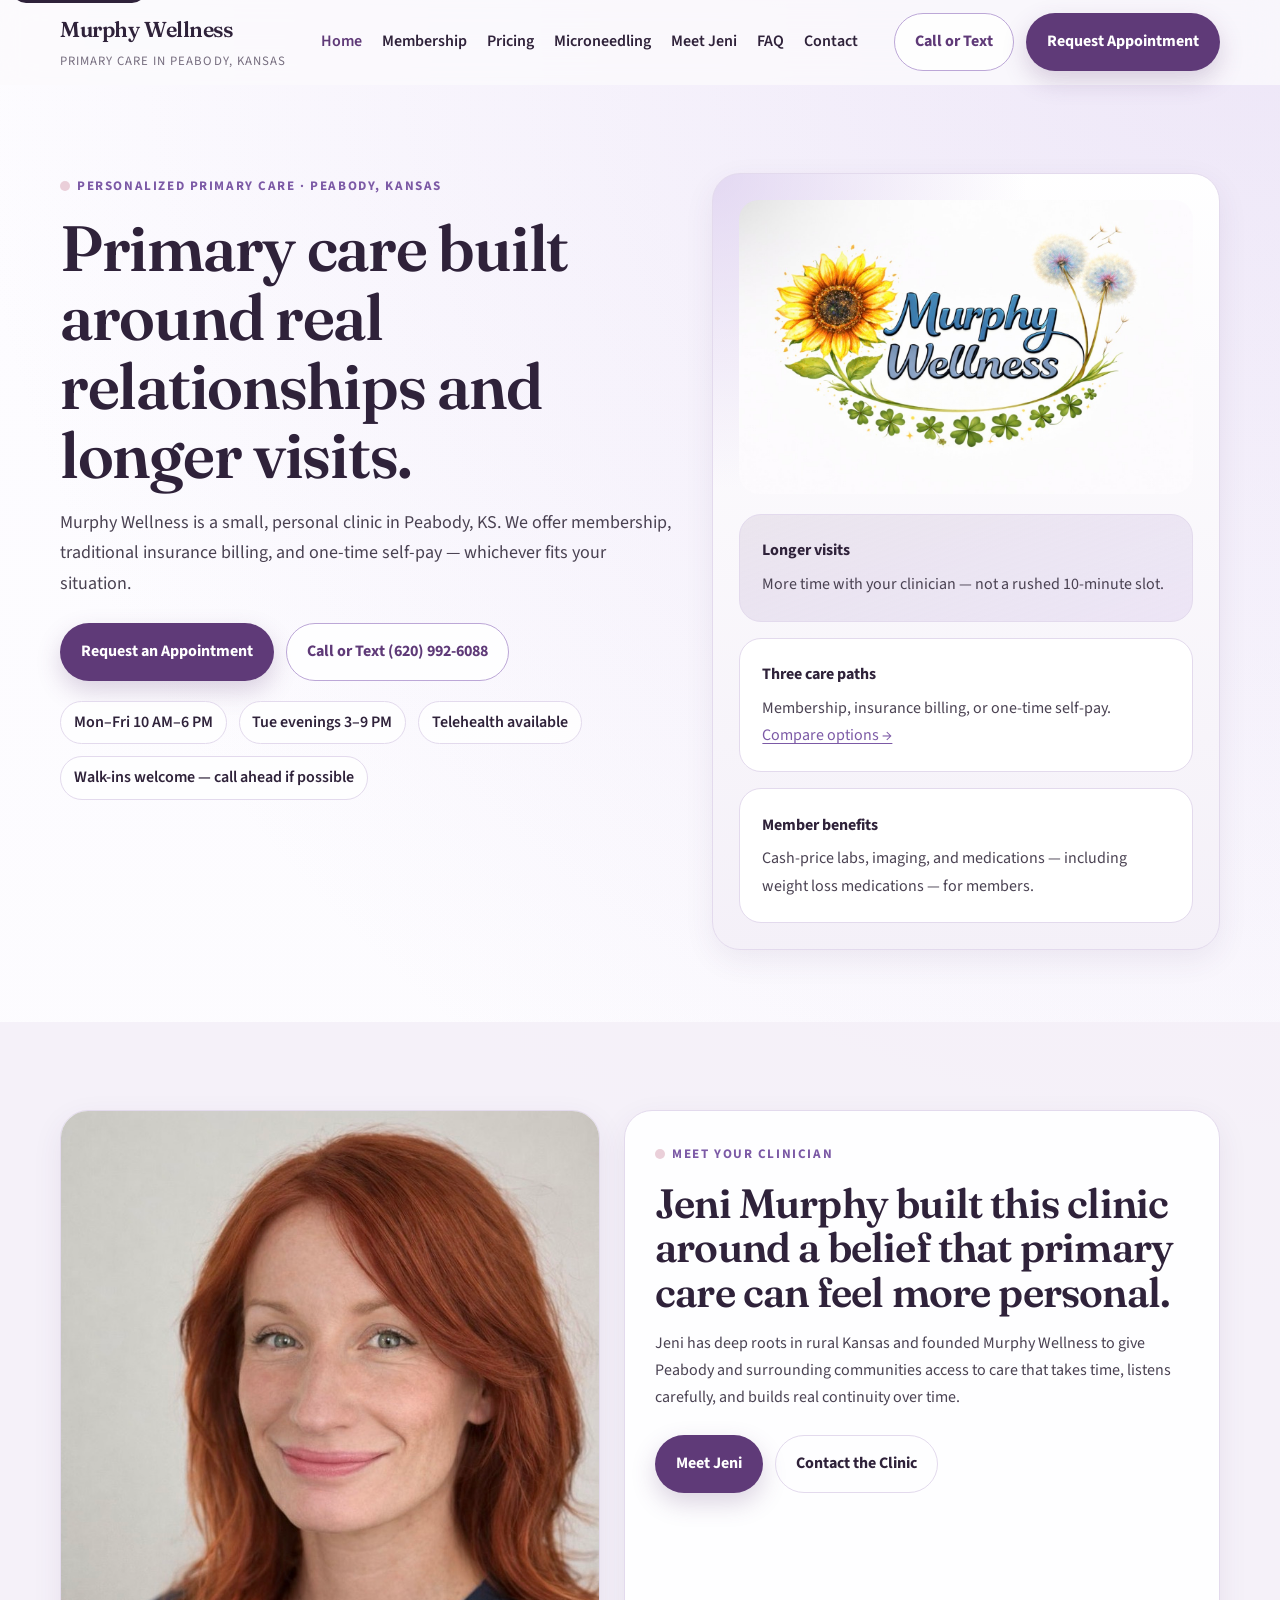
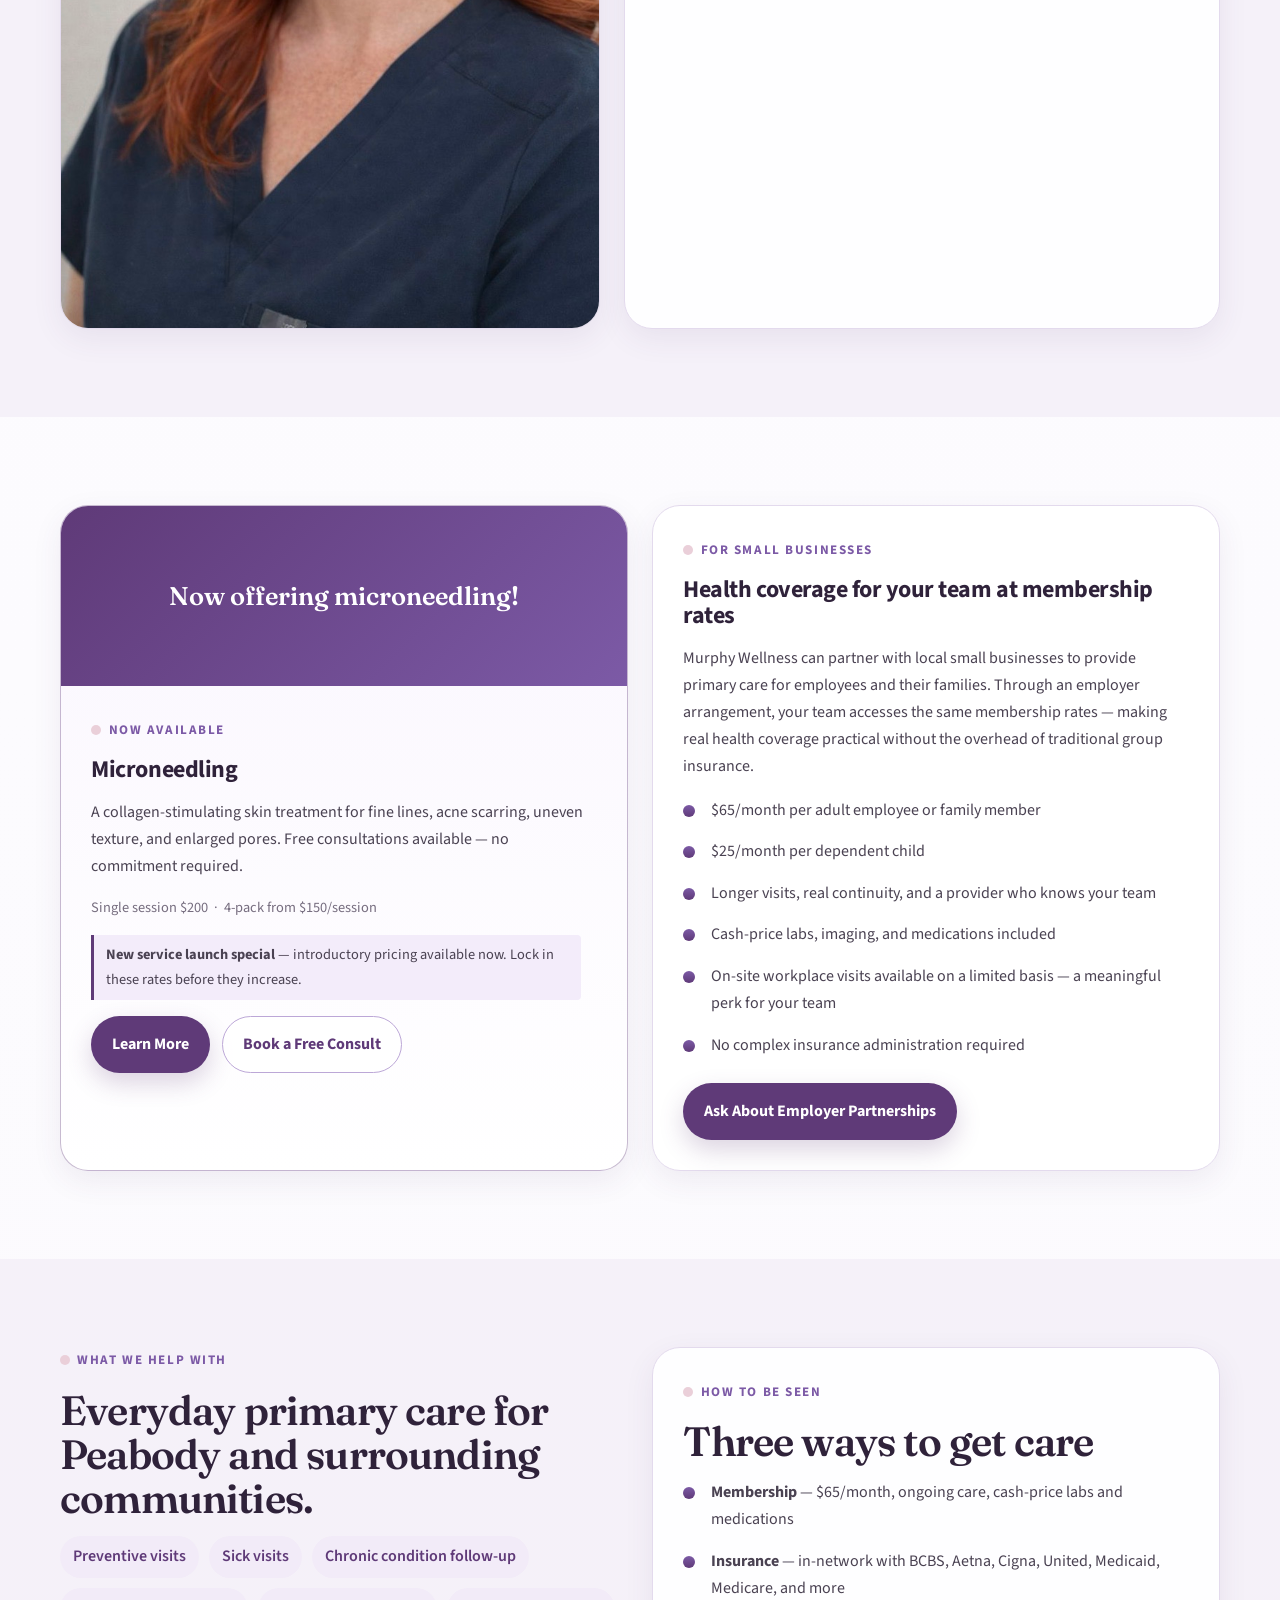
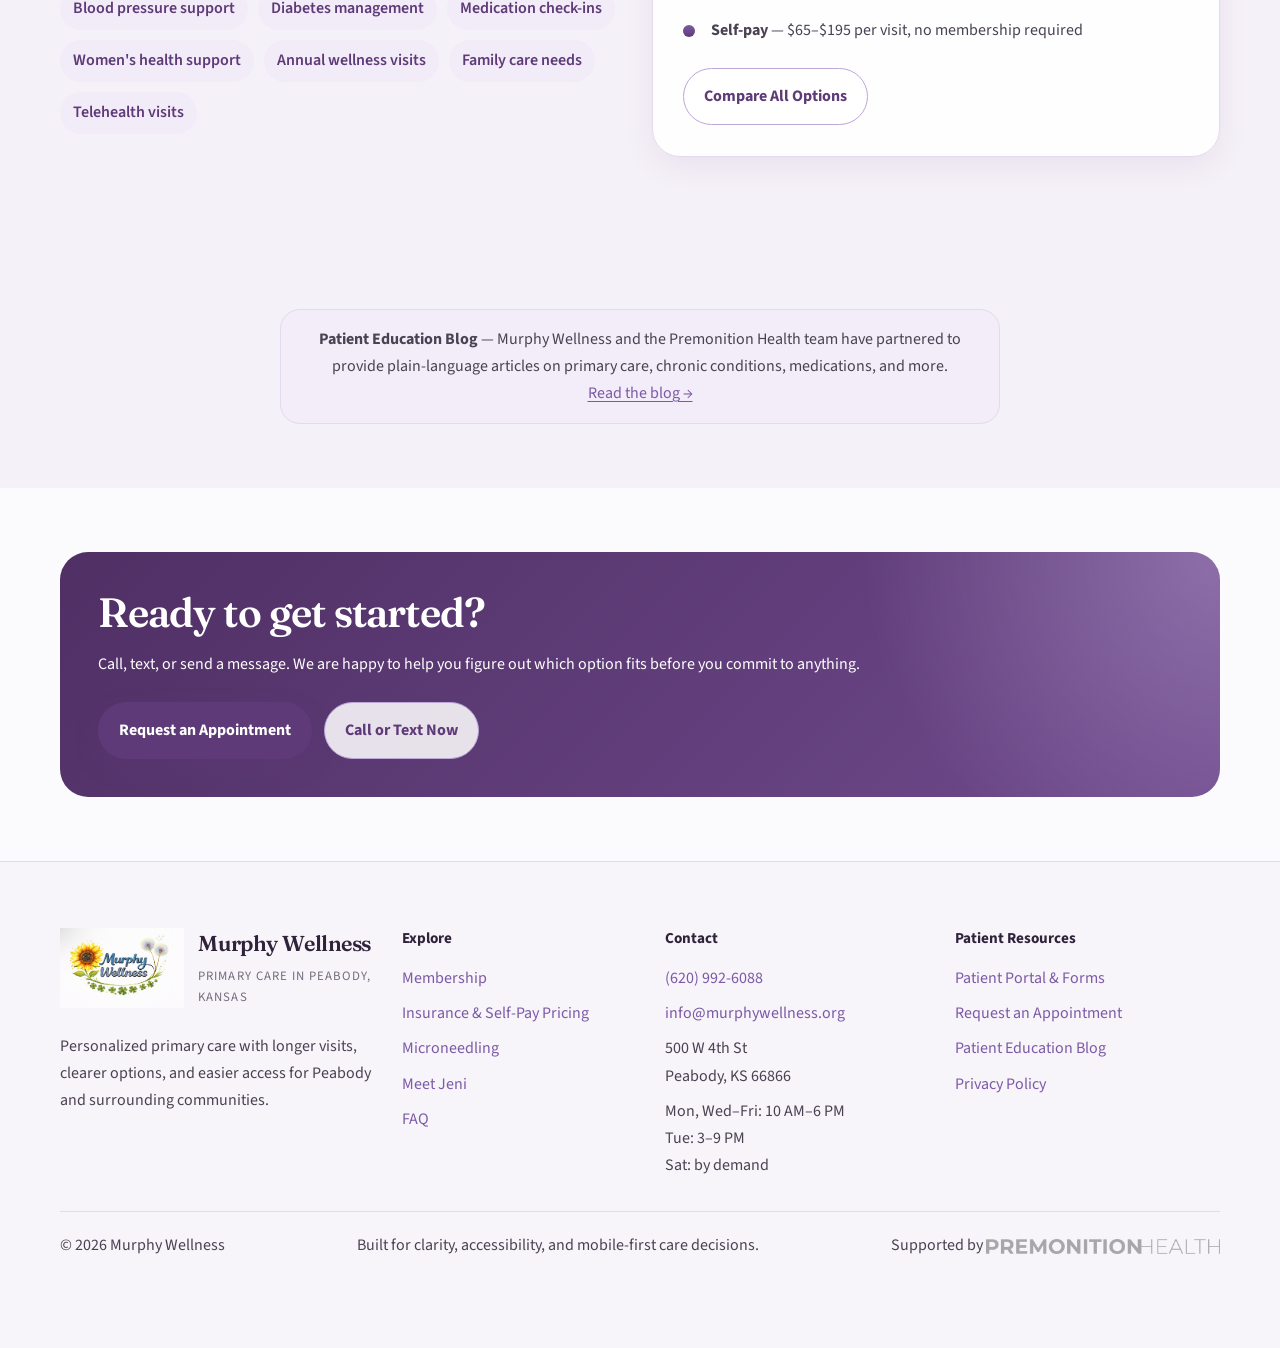
<file: index.html>
<!DOCTYPE html>
<html lang="en">
<head>
  <!-- Google tag (gtag.js) -->
  <script async src="https://www.googletagmanager.com/gtag/js?id=G-WLHS6NM4GN"></script>
  <script>
    window.dataLayer = window.dataLayer || [];
    function gtag(){dataLayer.push(arguments);}
    gtag('js', new Date());
    gtag('config', 'G-WLHS6NM4GN');
  </script>
  <meta charset="utf-8">
  <meta name="viewport" content="width=device-width, initial-scale=1">
  <title>Murphy Wellness | Personalized Primary Care in Peabody, KS</title>
  <meta name="description" content="Murphy Wellness offers personalized primary care in Peabody, Kansas with membership, insurance-based visits, and one-time self-pay options from $65 to $195.">
  <meta name="theme-color" content="#5f3a78">
  <link rel="icon" type="image/jpeg" href="assets/img/murphy-wellness-logo.jpg">
  <link rel="apple-touch-icon" href="assets/img/murphy-wellness-logo.jpg">
  <link rel="manifest" href="site.webmanifest">
  <link rel="preconnect" href="https://fonts.googleapis.com">
  <link rel="preconnect" href="https://fonts.gstatic.com" crossorigin>
  <link href="https://fonts.googleapis.com/css2?family=Fraunces:wght@600&family=Source+Sans+3:wght@400;600;700&display=swap" rel="stylesheet">
  <link rel="stylesheet" href="assets/css/styles.css">
  <script type="application/ld+json">
  {
    "@context": "https://schema.org",
    "@type": "MedicalClinic",
    "name": "Murphy Wellness",
    "url": "https://murphywellness.org/",
    "image": "https://murphywellness.org/assets/img/murphy-wellness-logo.jpg",
    "telephone": "+1-620-992-6088",
    "email": "info@premonition.health",
    "priceRange": "$25-$195",
    "medicalSpecialty": "Primary Care",
    "availableService": [
      { "@type": "MedicalTherapy", "name": "Preventive Care" },
      { "@type": "MedicalTherapy", "name": "Chronic Disease Management" },
      { "@type": "MedicalTherapy", "name": "Telehealth Visits" },
      { "@type": "MedicalTherapy", "name": "Women's Health" },
      { "@type": "MedicalTherapy", "name": "Microneedling" },
      { "@type": "MedicalTherapy", "name": "Medication Management" }
    ],
    "address": {
      "@type": "PostalAddress",
      "streetAddress": "500 W 4th St",
      "addressLocality": "Peabody",
      "addressRegion": "KS",
      "postalCode": "66866",
      "addressCountry": "US"
    },
    "areaServed": [
      "Peabody, Kansas",
      "Marion County, Kansas"
    ],
    "openingHoursSpecification": [
      {
        "@type": "OpeningHoursSpecification",
        "dayOfWeek": [
          "Monday",
          "Wednesday",
          "Thursday",
          "Friday"
        ],
        "opens": "10:00",
        "closes": "18:00"
      },
      {
        "@type": "OpeningHoursSpecification",
        "dayOfWeek": "Tuesday",
        "opens": "15:00",
        "closes": "21:00"
      }
    ]
  }
  </script>
  <link rel="canonical" href="https://murphywellness.org/">
  <meta name="referrer" content="strict-origin-when-cross-origin">
  <meta property="og:type" content="website">
  <meta property="og:url" content="https://murphywellness.org/">
  <meta property="og:title" content="Murphy Wellness | Primary Care in Peabody, KS">
  <meta property="og:description" content="Murphy Wellness offers personalized primary care in Peabody, Kansas with membership, insurance-based visits, and one-time self-pay options from $65 to $195.">
  <meta property="og:image" content="https://murphywellness.org/assets/img/murphy-wellness-logo.jpg">
  <meta property="og:site_name" content="Murphy Wellness">
  <meta property="og:locale" content="en_US">
</head>
<body>
  <a class="skip-link" href="#main">Skip to content</a>
  <header class="site-header" data-header>
    <div class="container header-inner">
      <a class="brand" href="index.html">
        <img class="brand-logo" src="assets/img/murphy-wellness-logo.jpg" alt="Murphy Wellness logo">
        <span class="brand-text">
          <span class="brand-mark">Murphy Wellness</span>
          <span class="brand-sub">Primary Care in Peabody, Kansas</span>
        </span>
      </a>
      <nav class="desktop-nav" aria-label="Primary">
        <a href="index.html" aria-current="page">Home</a>
        <a href="membership.html">Membership</a>
        <a href="pricing.html">Pricing</a>
        <a href="microneedling.html">Microneedling</a>
        <a href="meet-jeni.html">Meet Jeni</a>
        <a href="faq.html">FAQ</a>
        <a href="contact.html">Contact</a>
      </nav>
      <div class="header-actions">
        <a class="button button-secondary" href="tel:16209926088">Call or Text</a>
        <a class="button button-primary" href="contact.html">Request Appointment</a>
        <button class="nav-toggle" type="button" aria-expanded="false" aria-controls="mobile-drawer" data-menu-toggle>
          <span class="nav-toggle-line"></span>
          <span class="sr-only">Open menu</span>
        </button>
      </div>
    </div>
  </header>

  <div class="mobile-drawer" id="mobile-drawer" aria-hidden="true" data-mobile-drawer>
    <div class="mobile-drawer-backdrop" data-menu-backdrop></div>
    <div class="mobile-drawer-panel">
      <div class="mobile-drawer-top">
        <strong>Menu</strong>
        <button class="drawer-close" type="button" data-menu-close>Close</button>
      </div>
      <a class="button button-primary" href="contact.html">Request Appointment</a>
      <a class="button button-secondary" href="tel:16209926088">Call or Text</a>
      <nav class="mobile-nav" aria-label="Mobile">
        <a href="index.html" aria-current="page">Home</a>
        <a href="membership.html">Membership</a>
        <a href="pricing.html">Pricing</a>
        <a href="microneedling.html">Microneedling</a>
        <a href="meet-jeni.html">Meet Jeni</a>
        <a href="faq.html">FAQ</a>
        <a href="contact.html">Contact</a>
        <a href="patient-portal.html">Patient Portal</a>
      </nav>
    </div>
  </div>

  <main id="main">

    <section class="home-hero">
      <div class="container hero-shell" style="align-items:stretch;">
        <div class="hero-copy" data-reveal>
          <span class="eyebrow">Personalized primary care · Peabody, Kansas</span>
          <h1>Primary care built around real relationships and longer visits.</h1>
          <p class="lead">Murphy Wellness is a small, personal clinic in Peabody, KS. We offer membership, traditional insurance billing, and one-time self-pay — whichever fits your situation.</p>
          <div class="hero-actions">
            <a class="button button-primary" href="contact.html">Request an Appointment</a>
            <a class="button button-secondary" href="tel:16209926088">Call or Text (620) 992-6088</a>
          </div>
          <div class="hero-note">
            <span>Mon–Fri 10 AM–6 PM</span>
            <span>Tue evenings 3–9 PM</span>
            <span>Telehealth available</span>
            <span>Walk-ins welcome — call ahead if possible</span>
          </div>
        </div>
        <div class="hero-visual" data-reveal style="display:flex;flex-direction:column;gap:1.25rem;">
          <img src="assets/img/murphy-wellness-logo.jpg" alt="Murphy Wellness" style="width:100%;height:auto;border-radius:var(--radius-md);display:block;flex-shrink:0;">
          <div class="visual-stack" style="flex:1;display:flex;flex-direction:column;justify-content:space-between;">
            <div class="visual-card featured">
              <strong>Longer visits</strong>
              <span>More time with your clinician — not a rushed 10-minute slot.</span>
            </div>
            <div class="visual-card">
              <strong>Three care paths</strong>
              <span>Membership, insurance billing, or one-time self-pay. <a href="pricing.html">Compare options →</a></span>
            </div>
            <div class="visual-card">
              <strong>Member benefits</strong>
              <span>Cash-price labs, imaging, and medications — including weight loss medications — for members.</span>
            </div>
          </div>
        </div>
      </div>
    </section>

    <section class="section alt">
      <div class="container split-panel">
        <div class="photo-panel has-image" data-reveal>
          <img loading="lazy" src="assets/img/jeni-murphy.jpg" alt="Jeni Murphy at Murphy Wellness in Peabody, Kansas" style="object-position:center 20%;">
        </div>
        <div class="section-panel" data-reveal>
          <span class="eyebrow">Meet your clinician</span>
          <h2>Jeni Murphy built this clinic around a belief that primary care can feel more personal.</h2>
          <p>Jeni has deep roots in rural Kansas and founded Murphy Wellness to give Peabody and surrounding communities access to care that takes time, listens carefully, and builds real continuity over time.</p>
          <div class="section-actions">
            <a class="button button-primary" href="meet-jeni.html">Meet Jeni</a>
            <a class="button button-ghost" href="contact.html">Contact the Clinic</a>
          </div>
        </div>
      </div>
    </section>

    <section class="section">
      <div class="container grid-2">
        <article class="card featured-card" data-reveal style="overflow:hidden;padding:0;">
          <div style="width:100%;height:180px;display:flex;align-items:center;justify-content:center;background:linear-gradient(135deg,var(--color-primary) 0%,var(--color-secondary) 100%);">
            <span style="font-family:var(--font-heading);font-size:clamp(1.1rem,2.2vw,1.6rem);font-weight:600;color:#fff;text-align:center;padding:0 1.5rem;line-height:1.2;white-space:nowrap;">Now offering microneedling!</span>
          </div>
          <div style="padding:1.9rem;">
            <span class="eyebrow">Now available</span>
            <h3>Microneedling</h3>
            <p>A collagen-stimulating skin treatment for fine lines, acne scarring, uneven texture, and enlarged pores. Free consultations available — no commitment required.</p>
            <p style="font-size:0.9rem;color:var(--color-muted);">Single session $200 &nbsp;·&nbsp; 4-pack from $150/session</p>
            <p style="font-size:0.9rem;background:var(--color-highlight);border-left:3px solid var(--color-primary);padding:0.5rem 0.75rem;margin:0.75rem 0 0;border-radius:0 4px 4px 0;"><strong>New service launch special</strong> — introductory pricing available now. Lock in these rates before they increase.</p>
            <div class="section-actions" style="margin-top:1rem;">
              <a class="button button-primary" href="microneedling.html">Learn More</a>
              <a class="button button-secondary" href="tel:16209926088">Book a Free Consult</a>
            </div>
          </div>
        </article>
        <article class="section-panel" data-reveal>
          <span class="eyebrow">For small businesses</span>
          <h3>Health coverage for your team at membership rates</h3>
          <p>Murphy Wellness can partner with local small businesses to provide primary care for employees and their families. Through an employer arrangement, your team accesses the same membership rates — making real health coverage practical without the overhead of traditional group insurance.</p>
          <ul class="check-list" style="margin-top:1rem;">
            <li>$65/month per adult employee or family member</li>
            <li>$25/month per dependent child</li>
            <li>Longer visits, real continuity, and a provider who knows your team</li>
            <li>Cash-price labs, imaging, and medications included</li>
            <li>On-site workplace visits available on a limited basis — a meaningful perk for your team</li>
            <li>No complex insurance administration required</li>
          </ul>
          <div class="section-actions">
            <a class="button button-primary" href="contact.html">Ask About Employer Partnerships</a>
          </div>
        </article>
      </div>
    </section>

    <section class="section alt">
      <div class="container grid-2">
        <div data-reveal>
          <span class="eyebrow">What we help with</span>
          <h2>Everyday primary care for Peabody and surrounding communities.</h2>
          <div class="chip-wrap" style="margin-top:1rem;">
            <span class="chip">Preventive visits</span>
            <span class="chip">Sick visits</span>
            <span class="chip">Chronic condition follow-up</span>
            <span class="chip">Blood pressure support</span>
            <span class="chip">Diabetes management</span>
            <span class="chip">Medication check-ins</span>
            <span class="chip">Women's health support</span>
            <span class="chip">Annual wellness visits</span>
            <span class="chip">Family care needs</span>
            <span class="chip">Telehealth visits</span>
          </div>
        </div>
        <article class="section-panel" data-reveal>
          <span class="eyebrow">How to be seen</span>
          <h2>Three ways to get care</h2>
          <ul class="check-list">
            <li><strong>Membership</strong> — $65/month, ongoing care, cash-price labs and medications</li>
            <li><strong>Insurance</strong> — in-network with BCBS, Aetna, Cigna, United, Medicaid, Medicare, and more</li>
            <li><strong>Self-pay</strong> — $65–$195 per visit, no membership required</li>
          </ul>
          <div class="section-actions">
            <a class="button button-secondary" href="pricing.html">Compare All Options</a>
          </div>
        </article>
      </div>
    </section>

    <section class="section tight alt">
      <div class="container">
        <div class="notice" data-reveal style="max-width:720px;margin:0 auto;text-align:center;">
          <strong>Patient Education Blog</strong> — Murphy Wellness and the Premonition Health team have partnered to provide plain-language articles on primary care, chronic conditions, medications, and more.<br><a href="https://premonition.health/blog/" target="_blank" rel="noopener noreferrer">Read the blog →</a>
        </div>
      </div>
    </section>

    <section class="section tight">
      <div class="container">
        <div class="cta-band" data-reveal>
          <h2>Ready to get started?</h2>
          <p>Call, text, or send a message. We are happy to help you figure out which option fits before you commit to anything.</p>
          <div class="section-actions">
            <a class="button button-primary" href="contact.html">Request an Appointment</a>
            <a class="button button-secondary" href="tel:16209926088">Call or Text Now</a>
          </div>
        </div>
      </div>
    </section>

  </main>

  <footer class="site-footer">
    <div class="container">
      <div class="footer-grid">
        <div>
          <a class="brand" href="index.html">
            <img loading="lazy" class="brand-logo" src="assets/img/murphy-wellness-logo.jpg" alt="Murphy Wellness logo">
            <span class="brand-text">
              <span class="brand-mark">Murphy Wellness</span>
              <span class="brand-sub">Primary Care in Peabody, Kansas</span>
            </span>
          </a>
          <p>Personalized primary care with longer visits, clearer options, and easier access for Peabody and surrounding communities.</p>
        </div>
        <div>
          <div class="footer-title">Explore</div>
          <div class="footer-links">
            <a href="membership.html">Membership</a>
            <a href="pricing.html">Insurance &amp; Self-Pay Pricing</a>
            <a href="microneedling.html">Microneedling</a>
            <a href="meet-jeni.html">Meet Jeni</a>
            <a href="faq.html">FAQ</a>
          </div>
        </div>
        <div>
          <div class="footer-title">Contact</div>
          <div class="footer-links">
            <a href="tel:16209926088">(620) 992-6088</a>
            <a href="mailto:info@murphywellness.org">info@murphywellness.org</a>
            <span>500 W 4th St<br>Peabody, KS 66866</span>
            <span>Mon, Wed–Fri: 10 AM–6 PM<br>Tue: 3–9 PM<br>Sat: by demand</span>
          </div>
        </div>
        <div>
          <div class="footer-title">Patient Resources</div>
          <div class="footer-links">
            <a href="patient-portal.html">Patient Portal &amp; Forms</a>
            <a href="contact.html">Request an Appointment</a>
            <a href="https://premonition.health/blog/" target="_blank" rel="noopener noreferrer">Patient Education Blog</a>
            <a href="privacy-policy.html">Privacy Policy</a>
          </div>
        </div>
      </div>
      <div class="footer-bottom">
        <span>&copy; <span data-year></span> Murphy Wellness</span>
        <span>Built for clarity, accessibility, and mobile-first care decisions.</span>
        <span>Supported by&nbsp;<a href="https://premonition.health" target="_blank" rel="noopener noreferrer" style="display:inline-flex;align-items:center;opacity:0.65;vertical-align:middle;"><img loading="lazy" src="assets/img/premonition-health-logo.png" alt="Premonition Health" style="height:15px;width:auto;filter:grayscale(1);"></a></span>
      </div>
    </div>
  </footer>

  <div class="sticky-mobile-cta">
    <a class="button button-secondary" href="tel:16209926088">Call/Text</a>
    <a class="button button-primary" href="contact.html">Request Visit</a>
  </div>

  <script src="assets/js/site.js" defer></script>
</body>
</html>
</file>
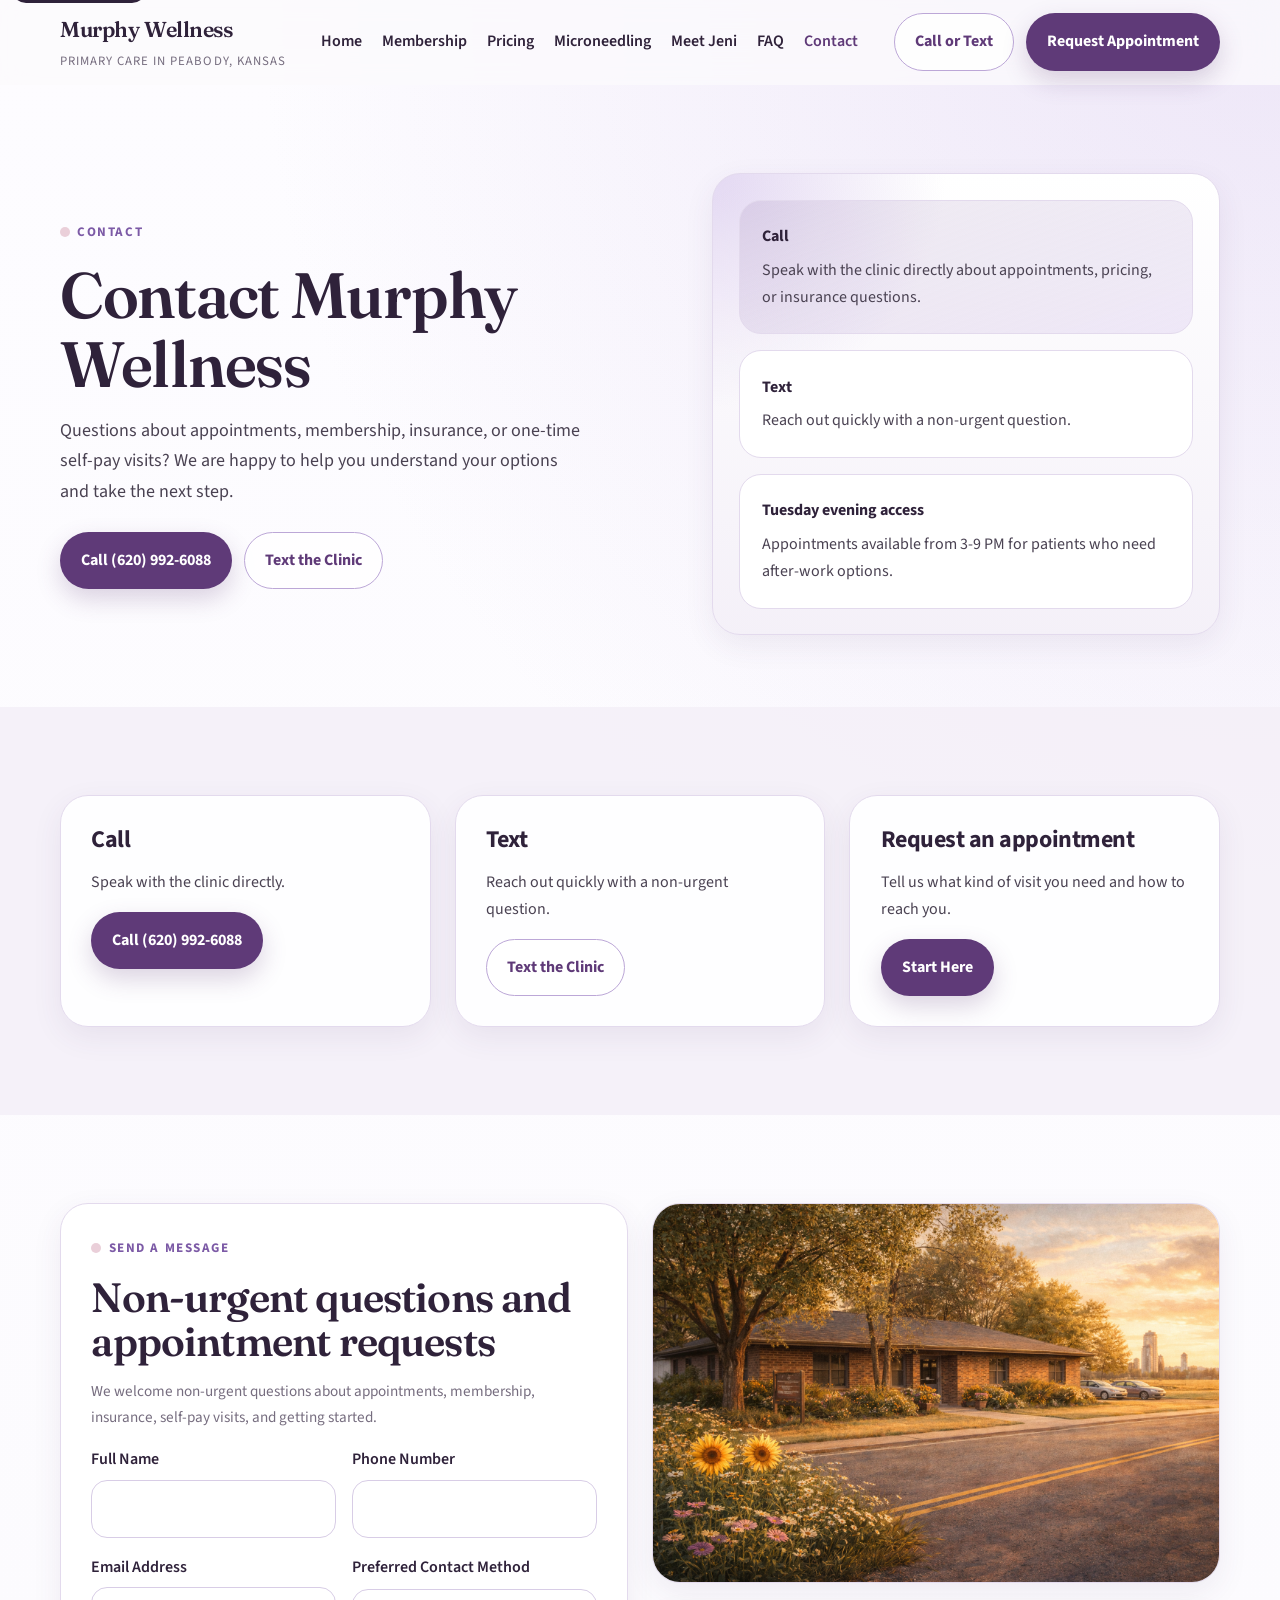
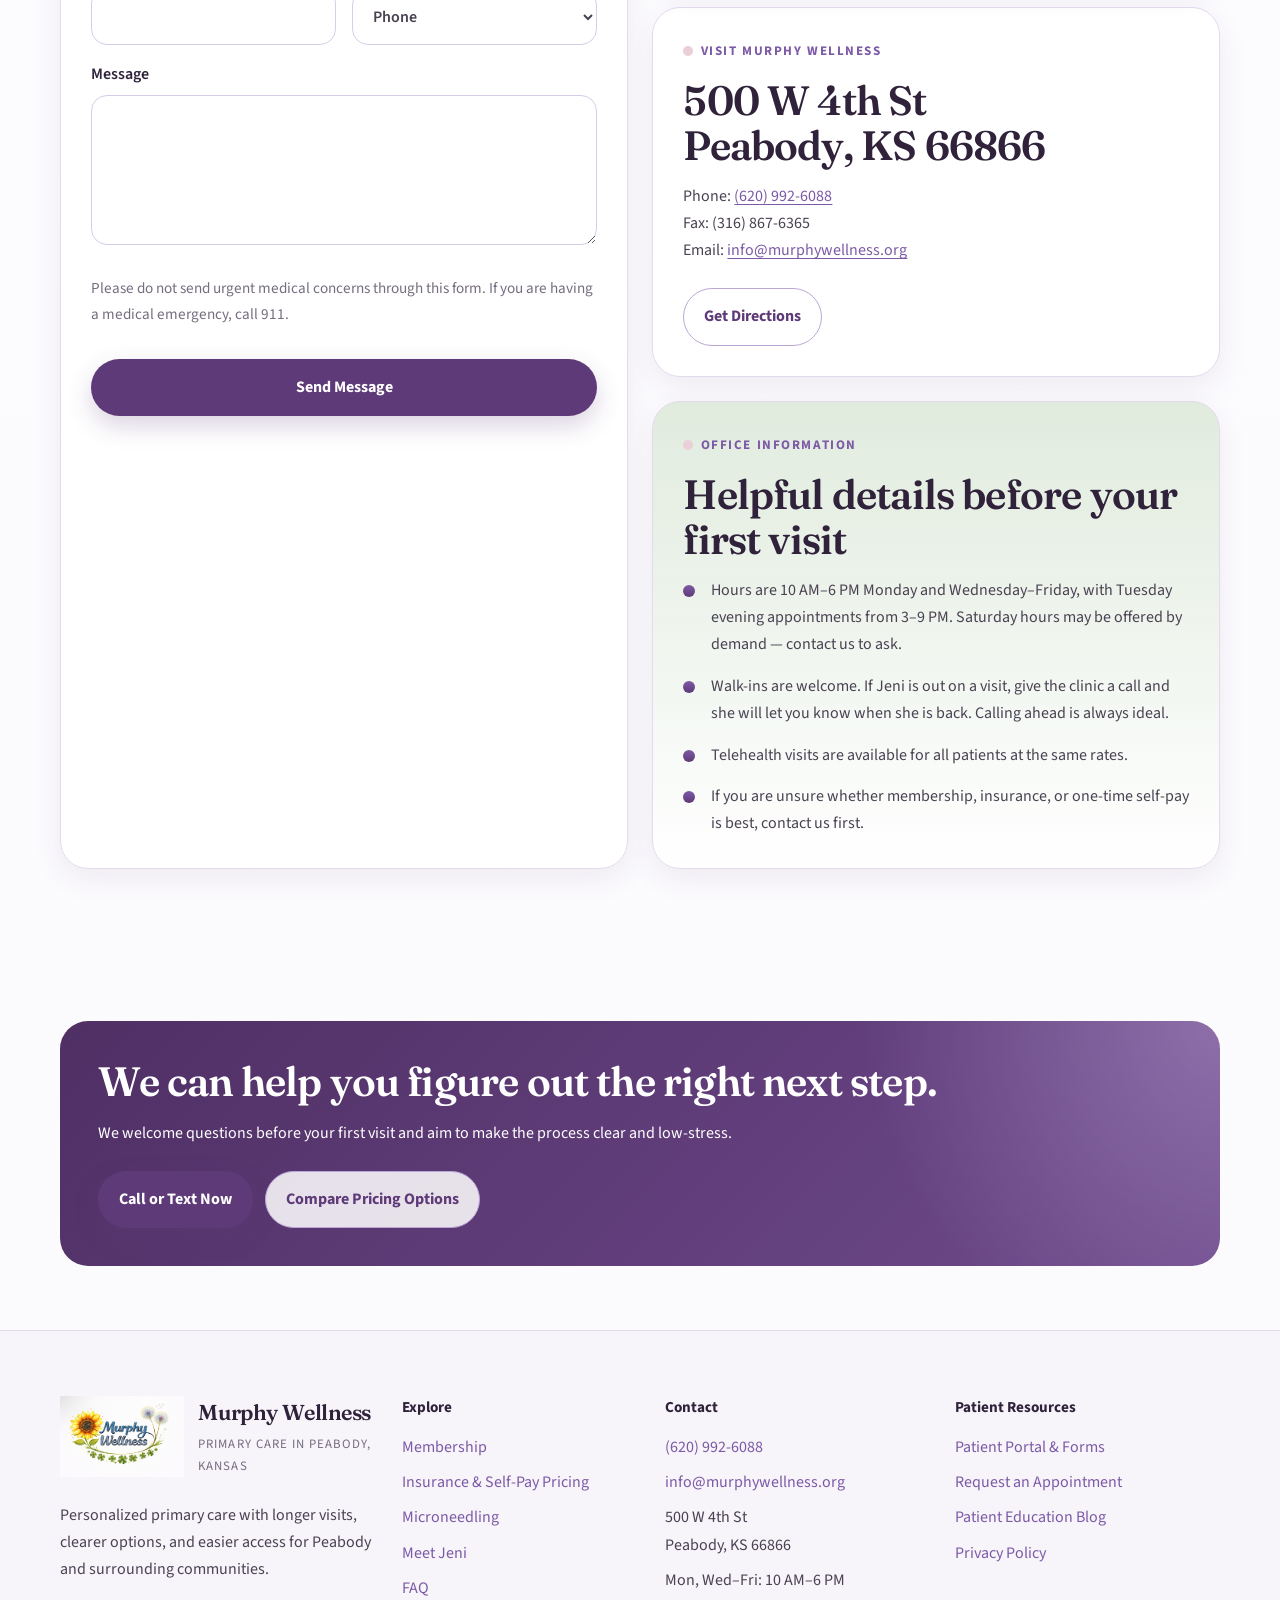
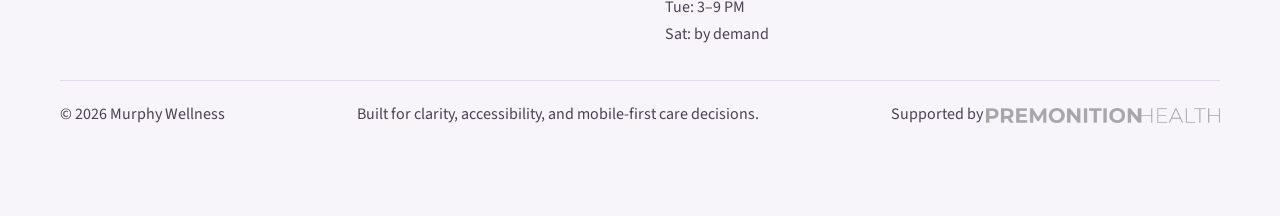
<file: contact.html>
<!DOCTYPE html>
<html lang="en">
<head>
  <!-- Google tag (gtag.js) -->
  <script async src="https://www.googletagmanager.com/gtag/js?id=G-WLHS6NM4GN"></script>
  <script>
    window.dataLayer = window.dataLayer || [];
    function gtag(){dataLayer.push(arguments);}
    gtag('js', new Date());
    gtag('config', 'G-WLHS6NM4GN');
  </script>
  <meta charset="utf-8">
  <meta name="viewport" content="width=device-width, initial-scale=1">
  <title>Contact Murphy Wellness | Peabody, KS Primary Care</title>
  <meta name="description" content="Call, text, message, or request an appointment with Murphy Wellness in Peabody, Kansas.">
  <meta name="theme-color" content="#5f3a78">
  <link rel="icon" type="image/jpeg" href="assets/img/murphy-wellness-logo.jpg">
  <link rel="apple-touch-icon" href="assets/img/murphy-wellness-logo.jpg">
  <link rel="manifest" href="site.webmanifest">
  <link rel="preconnect" href="https://fonts.googleapis.com">
  <link rel="preconnect" href="https://fonts.gstatic.com" crossorigin>
  <link href="https://fonts.googleapis.com/css2?family=Fraunces:wght@600&family=Source+Sans+3:wght@400;600;700&display=swap" rel="stylesheet">
  <link rel="stylesheet" href="assets/css/styles.css">
  <script type="application/ld+json">
  {
    "@context": "https://schema.org",
    "@type": "MedicalClinic",
    "name": "Murphy Wellness",
    "url": "https://murphywellness.org/contact.html",
    "image": "https://murphywellness.org/assets/img/murphy-wellness-logo.jpg",
    "telephone": "+1-620-992-6088",
    "email": "info@premonition.health",
    "address": {
      "@type": "PostalAddress",
      "streetAddress": "500 W 4th St",
      "addressLocality": "Peabody",
      "addressRegion": "KS",
      "postalCode": "66866",
      "addressCountry": "US"
    },
    "openingHoursSpecification": [
      {
        "@type": "OpeningHoursSpecification",
        "dayOfWeek": [
          "Monday",
          "Wednesday",
          "Thursday",
          "Friday"
        ],
        "opens": "10:00",
        "closes": "18:00"
      },
      {
        "@type": "OpeningHoursSpecification",
        "dayOfWeek": "Tuesday",
        "opens": "15:00",
        "closes": "21:00"
      }
    ]
  }
  </script>
  <link rel="canonical" href="https://murphywellness.org/contact.html">
  <meta name="referrer" content="strict-origin-when-cross-origin">
  <meta property="og:type" content="website">
  <meta property="og:url" content="https://murphywellness.org/contact.html">
  <meta property="og:title" content="Contact Murphy Wellness | Peabody, KS">
  <meta property="og:description" content="Call, text, message, or request an appointment with Murphy Wellness in Peabody, Kansas.">
  <meta property="og:image" content="https://murphywellness.org/assets/img/murphy-wellness-logo.jpg">
  <meta property="og:site_name" content="Murphy Wellness">
  <meta property="og:locale" content="en_US">
</head>
<body>
  <a class="skip-link" href="#main">Skip to content</a>
  <header class="site-header" data-header>
    <div class="container header-inner">
      <a class="brand" href="index.html">
        <img class="brand-logo" src="assets/img/murphy-wellness-logo.jpg" alt="Murphy Wellness logo">
        <span class="brand-text">
          <span class="brand-mark">Murphy Wellness</span>
          <span class="brand-sub">Primary Care in Peabody, Kansas</span>
        </span>
      </a>
      <nav class="desktop-nav" aria-label="Primary">
        <a href="index.html">Home</a>
        <a href="membership.html">Membership</a>
        <a href="pricing.html">Pricing</a>
        <a href="microneedling.html">Microneedling</a>
        <a href="meet-jeni.html">Meet Jeni</a>
        <a href="faq.html">FAQ</a>
        <a href="contact.html" aria-current="page">Contact</a>
      </nav>
      <div class="header-actions">
        <a class="button button-secondary" href="tel:16209926088">Call or Text</a>
        <a class="button button-primary" href="contact.html">Request Appointment</a>
        <button class="nav-toggle" type="button" aria-expanded="false" aria-controls="mobile-drawer" data-menu-toggle>
          <span class="nav-toggle-line"></span>
          <span class="sr-only">Open menu</span>
        </button>
      </div>
    </div>
  </header>

  <div class="mobile-drawer" id="mobile-drawer" aria-hidden="true" data-mobile-drawer>
    <div class="mobile-drawer-backdrop" data-menu-backdrop></div>
    <div class="mobile-drawer-panel">
      <div class="mobile-drawer-top">
        <strong>Menu</strong>
        <button class="drawer-close" type="button" data-menu-close>Close</button>
      </div>
      <a class="button button-primary" href="contact.html">Request Appointment</a>
      <a class="button button-secondary" href="tel:16209926088">Call or Text</a>
      <nav class="mobile-nav" aria-label="Mobile">
        <a href="index.html">Home</a>
        <a href="membership.html">Membership</a>
        <a href="pricing.html">Pricing</a>
        <a href="microneedling.html">Microneedling</a>
        <a href="meet-jeni.html">Meet Jeni</a>
        <a href="faq.html">FAQ</a>
        <a href="contact.html" aria-current="page">Contact</a>
        <a href="patient-portal.html">Patient Portal</a>
      </nav>
    </div>
  </div>

  <main id="main">
    <section class="page-hero">
      <div class="container hero-shell">
        <div data-reveal>
          <span class="eyebrow">Contact</span>
          <h1>Contact Murphy Wellness</h1>
          <p class="lead">Questions about appointments, membership, insurance, or one-time self-pay visits? We are happy to help you understand your options and take the next step.</p>
          <div class="hero-actions">
            <a class="button button-primary" href="tel:16209926088">Call (620) 992-6088</a>
            <a class="button button-secondary" href="sms:16209926088">Text the Clinic</a>
          </div>
        </div>
        <div class="hero-visual" data-reveal>
          <div class="visual-stack">
            <div class="visual-card featured">
              <strong>Call</strong>
              <span>Speak with the clinic directly about appointments, pricing, or insurance questions.</span>
            </div>
            <div class="visual-card">
              <strong>Text</strong>
              <span>Reach out quickly with a non-urgent question.</span>
            </div>
            <div class="visual-card">
              <strong>Tuesday evening access</strong>
              <span>Appointments available from 3-9 PM for patients who need after-work options.</span>
            </div>
          </div>
        </div>
      </div>
    </section>

    <section class="section alt">
      <div class="container grid-3">
        <article class="contact-card" data-reveal>
          <h3>Call</h3>
          <p>Speak with the clinic directly.</p>
          <a class="button button-primary" href="tel:16209926088">Call (620) 992-6088</a>
        </article>
        <article class="contact-card" data-reveal>
          <h3>Text</h3>
          <p>Reach out quickly with a non-urgent question.</p>
          <a class="button button-secondary" href="sms:16209926088">Text the Clinic</a>
        </article>
        <article class="contact-card" data-reveal>
          <h3>Request an appointment</h3>
          <p>Tell us what kind of visit you need and how to reach you.</p>
          <a class="button button-primary" href="#contact-form">Start Here</a>
        </article>
      </div>
    </section>

    <section class="section">
      <div class="container grid-2">
        <article class="section-panel form-card" id="contact-form" data-reveal>
          <span class="eyebrow">Send a message</span>
          <h2>Non-urgent questions and appointment requests</h2>
          <p class="form-note">We welcome non-urgent questions about appointments, membership, insurance, self-pay visits, and getting started.</p>
          <div class="notice" data-form-status hidden></div>
          <div class="success-message" data-form-success>Thanks. Your message has been sent. If your question is urgent, please call the clinic instead of using the form.</div>
          <form action="contact-handler.php" method="post">
            <div class="field-grid">
              <label>Full Name
                <input type="text" name="name" required>
              </label>
              <label>Phone Number
                <input type="tel" name="phone" required>
              </label>
            </div>
            <div class="field-grid">
              <label>Email Address
                <input type="email" name="email">
              </label>
              <label>Preferred Contact Method
                <select name="contact_method">
                  <option>Phone</option>
                  <option>Text</option>
                  <option>Email</option>
                </select>
              </label>
            </div>
            <label>Message
              <textarea name="message" required></textarea>
            </label>
            <label class="sr-only">Leave this field blank
              <input type="text" name="company" tabindex="-1" autocomplete="off">
            </label>
            <input type="hidden" name="redirect" value="thank-you.html">
            <p class="microcopy">Please do not send urgent medical concerns through this form. If you are having a medical emergency, call 911.</p>
            <button class="button button-primary" type="submit">Send Message</button>
          </form>
        </article>
        <div data-reveal>
          <div class="photo-panel has-image" style="margin-bottom:1.5rem;min-height:220px;">
            <img loading="lazy" src="assets/img/Stylized clinic.png" alt="Murphy Wellness clinic at 500 W 4th St, Peabody, Kansas">
          </div>
          <article class="section-panel">
            <span class="eyebrow">Visit Murphy Wellness</span>
            <h2>500 W 4th St<br>Peabody, KS 66866</h2>
            <p>Phone: <a href="tel:16209926088">(620) 992-6088</a><br>Fax: (316) 867-6365<br>Email: <a href="mailto:info@murphywellness.org">info@murphywellness.org</a></p>
            <div class="section-actions">
              <a class="button button-secondary" href="https://maps.google.com/?q=500+W+4th+St+Peabody+KS+66866" target="_blank" rel="noopener noreferrer">Get Directions</a>
            </div>
          </article>
          <article class="section-panel hours-card" style="margin-top: 1.5rem;">
            <span class="eyebrow">Office information</span>
            <h2>Helpful details before your first visit</h2>
            <ul class="check-list">
              <li>Hours are 10 AM–6 PM Monday and Wednesday–Friday, with Tuesday evening appointments from 3–9 PM. Saturday hours may be offered by demand — contact us to ask.</li>
              <li>Walk-ins are welcome. If Jeni is out on a visit, give the clinic a call and she will let you know when she is back. Calling ahead is always ideal.</li>
              <li>Telehealth visits are available for all patients at the same rates.</li>
              <li>If you are unsure whether membership, insurance, or one-time self-pay is best, contact us first.</li>
            </ul>
          </article>
        </div>
      </div>
    </section>

    <section class="section tight">
      <div class="container">
        <div class="cta-band" data-reveal>
          <h2>We can help you figure out the right next step.</h2>
          <p>We welcome questions before your first visit and aim to make the process clear and low-stress.</p>
          <div class="section-actions">
            <a class="button button-primary" href="tel:16209926088">Call or Text Now</a>
            <a class="button button-secondary" href="pricing.html">Compare Pricing Options</a>
          </div>
        </div>
      </div>
    </section>
  </main>

  <footer class="site-footer">
    <div class="container">
      <div class="footer-grid">
        <div>
          <a class="brand" href="index.html">
            <img loading="lazy" class="brand-logo" src="assets/img/murphy-wellness-logo.jpg" alt="Murphy Wellness logo">
            <span class="brand-text">
              <span class="brand-mark">Murphy Wellness</span>
              <span class="brand-sub">Primary Care in Peabody, Kansas</span>
            </span>
          </a>
          <p>Personalized primary care with longer visits, clearer options, and easier access for Peabody and surrounding communities.</p>
        </div>
        <div>
          <div class="footer-title">Explore</div>
          <div class="footer-links">
            <a href="membership.html">Membership</a>
            <a href="pricing.html">Insurance &amp; Self-Pay Pricing</a>
            <a href="microneedling.html">Microneedling</a>
        <a href="meet-jeni.html">Meet Jeni</a>
            <a href="faq.html">FAQ</a>
          </div>
        </div>
        <div>
          <div class="footer-title">Contact</div>
          <div class="footer-links">
            <a href="tel:16209926088">(620) 992-6088</a>
            <a href="mailto:info@murphywellness.org">info@murphywellness.org</a>
            <span>500 W 4th St<br>Peabody, KS 66866</span>
            <span>Mon, Wed–Fri: 10 AM–6 PM<br>Tue: 3–9 PM<br>Sat: by demand</span>
          </div>
        </div>
        <div>
          <div class="footer-title">Patient Resources</div>
          <div class="footer-links">
            <a href="patient-portal.html">Patient Portal &amp; Forms</a>
            <a href="contact.html">Request an Appointment</a>
            <a href="https://premonition.health/blog/" target="_blank" rel="noopener noreferrer">Patient Education Blog</a>
            <a href="privacy-policy.html">Privacy Policy</a>
          </div>
        </div>
      </div>
      <div class="footer-bottom">
        <span>&copy; <span data-year></span> Murphy Wellness</span>
        <span>Built for clarity, accessibility, and mobile-first care decisions.</span>
        <span>Supported by&nbsp;<a href="https://premonition.health" target="_blank" rel="noopener noreferrer" style="display:inline-flex;align-items:center;opacity:0.65;vertical-align:middle;"><img loading="lazy" src="assets/img/premonition-health-logo.png" alt="Premonition Health" style="height:15px;width:auto;filter:grayscale(1);"></a></span>
      </div>
    </div>
  </footer>

  <script src="assets/js/site.js" defer></script>
</body>
</html>
</file>
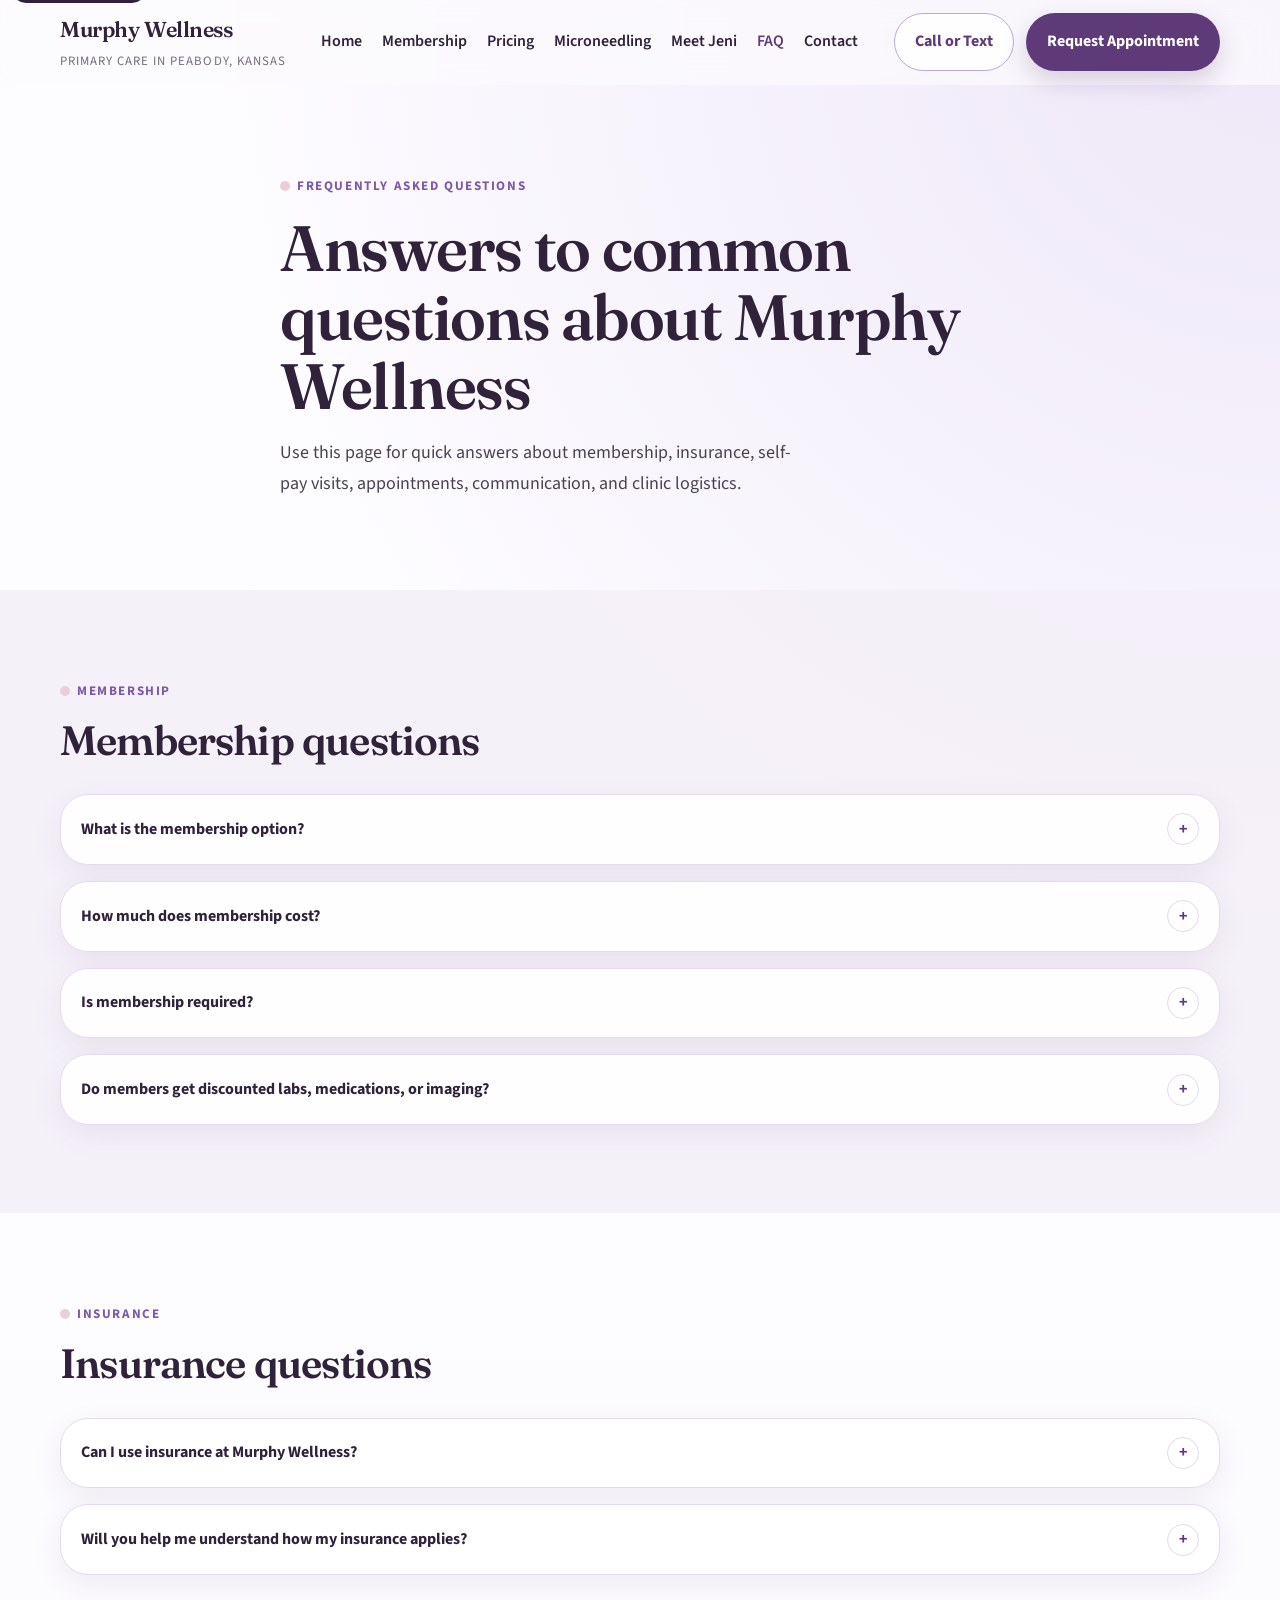
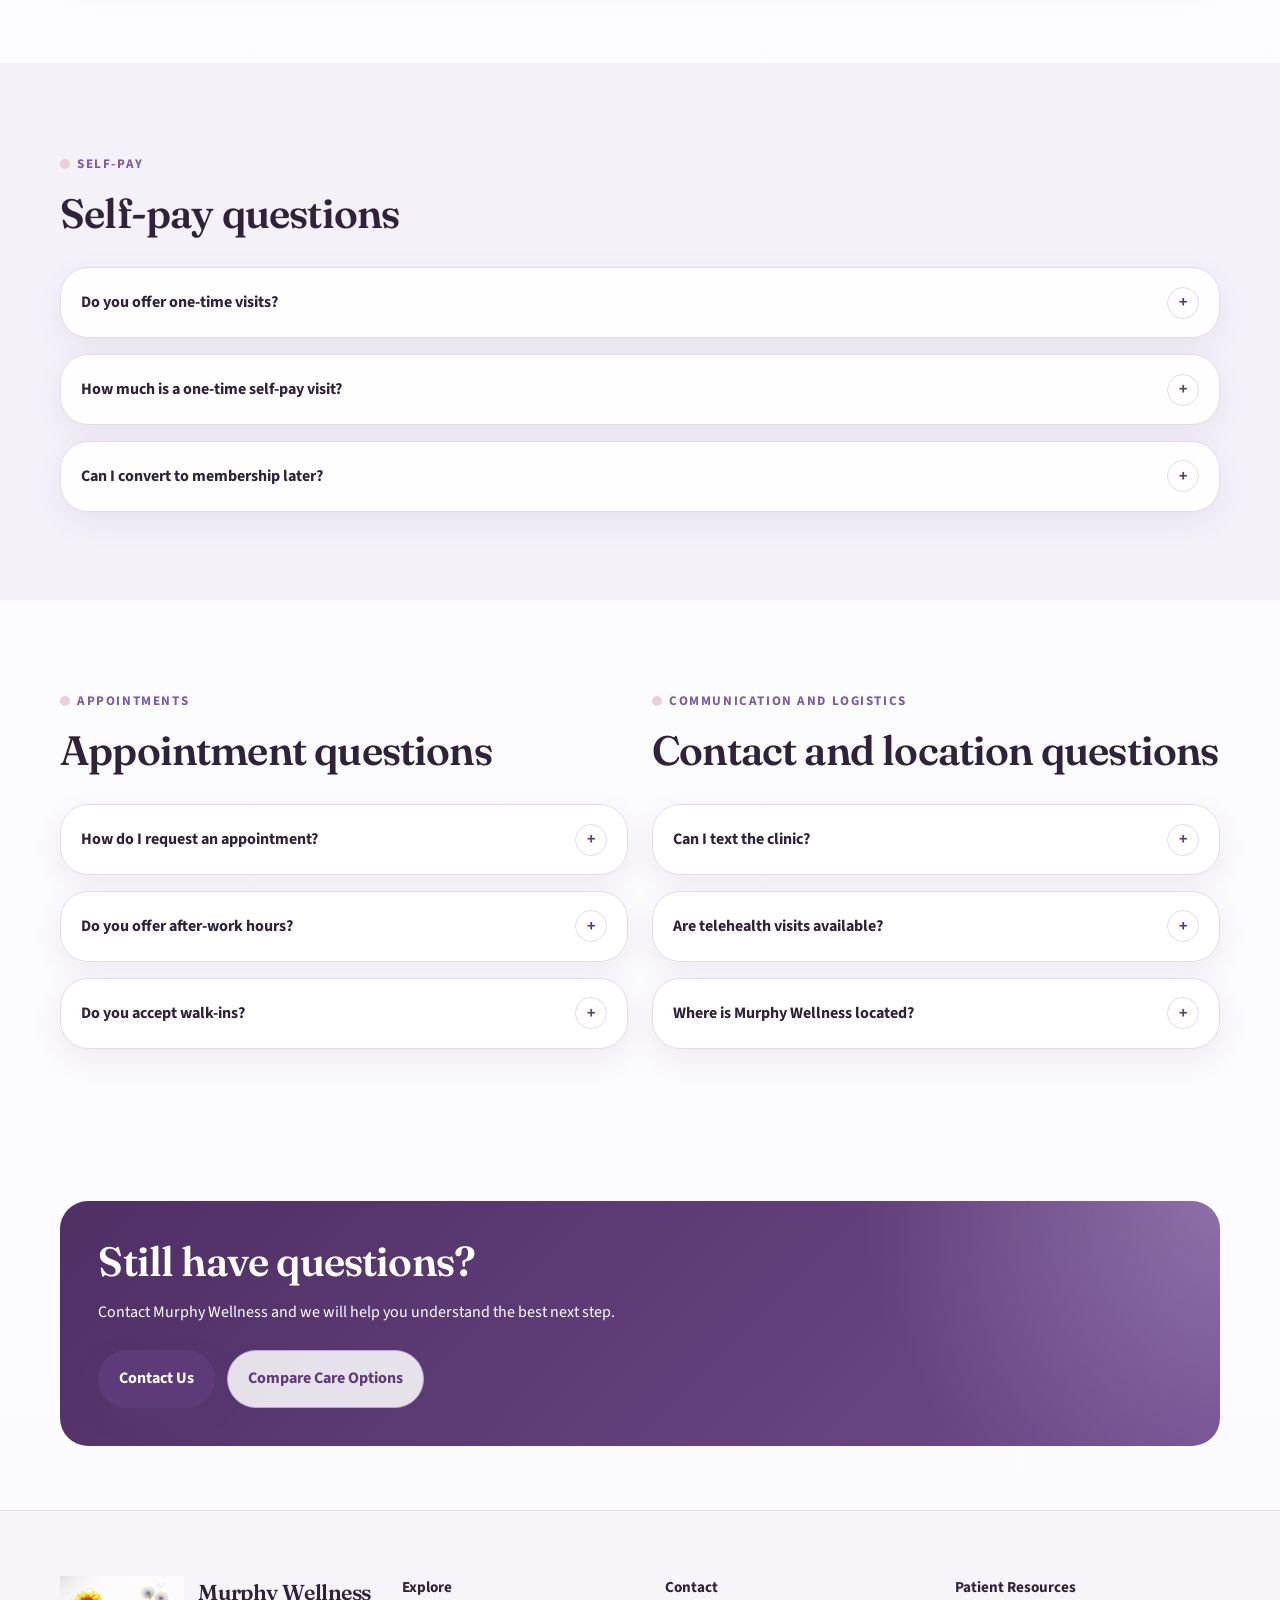
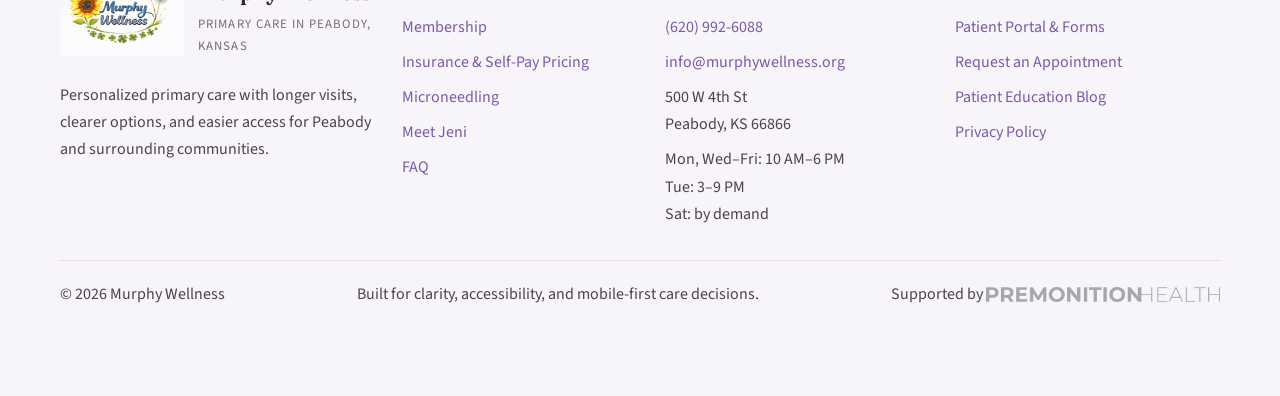
<file: faq.html>
<!DOCTYPE html>
<html lang="en">
<head>
  <!-- Google tag (gtag.js) -->
  <script async src="https://www.googletagmanager.com/gtag/js?id=G-WLHS6NM4GN"></script>
  <script>
    window.dataLayer = window.dataLayer || [];
    function gtag(){dataLayer.push(arguments);}
    gtag('js', new Date());
    gtag('config', 'G-WLHS6NM4GN');
  </script>
  <meta charset="utf-8">
  <meta name="viewport" content="width=device-width, initial-scale=1">
  <title>Murphy Wellness FAQs | Membership, Insurance, and Self-Pay</title>
  <meta name="description" content="Get answers about Murphy Wellness membership, insurance billing, self-pay visits, appointments, communication, and clinic logistics.">
  <meta name="theme-color" content="#5f3a78">
  <link rel="icon" type="image/jpeg" href="assets/img/murphy-wellness-logo.jpg">
  <link rel="apple-touch-icon" href="assets/img/murphy-wellness-logo.jpg">
  <link rel="manifest" href="site.webmanifest">
  <link rel="preconnect" href="https://fonts.googleapis.com">
  <link rel="preconnect" href="https://fonts.gstatic.com" crossorigin>
  <link href="https://fonts.googleapis.com/css2?family=Fraunces:wght@600&family=Source+Sans+3:wght@400;600;700&display=swap" rel="stylesheet">
  <link rel="stylesheet" href="assets/css/styles.css">
  <script type="application/ld+json">
  {
    "@context": "https://schema.org",
    "@type": "FAQPage",
    "mainEntity": [
      {
        "@type": "Question",
        "name": "What is the membership option?",
        "acceptedAnswer": {
          "@type": "Answer",
          "text": "Membership is designed for patients who want ongoing, relationship-based primary care with more continuity and easier access over time."
        }
      },
      {
        "@type": "Question",
        "name": "How much does membership cost?",
        "acceptedAnswer": {
          "@type": "Answer",
          "text": "Membership is $65 per month for adults 18 and older and $25 per month for children with an adult parent or guardian who is also a member."
        }
      },
      {
        "@type": "Question",
        "name": "Can I use insurance at Murphy Wellness?",
        "acceptedAnswer": {
          "@type": "Answer",
          "text": "Yes. Murphy Wellness is in network with Cigna, United/UMR, Blue Cross Blue Shield, Aetna, Ambetter/Wellcare, Medicaid, and Medicare."
        }
      },
      {
        "@type": "Question",
        "name": "How much is a one-time self-pay visit?",
        "acceptedAnswer": {
          "@type": "Answer",
          "text": "Visits are $65 for under 20 minutes, $130 for 20 to 40 minutes, and $195 for 41 minutes or longer."
        }
      },
      {
        "@type": "Question",
        "name": "Are telehealth visits available?",
        "acceptedAnswer": {
          "@type": "Answer",
          "text": "Yes. Telehealth visits are available for all patients at the same rates as in-person visits."
        }
      },
      {
        "@type": "Question",
        "name": "Do you offer after-work hours?",
        "acceptedAnswer": {
          "@type": "Answer",
          "text": "Yes. Tuesday hours are shifted to 3 PM to 9 PM for patients who need access after work."
        }
      },
      {
        "@type": "Question",
        "name": "Do members get discounted labs, medications, or imaging?",
        "acceptedAnswer": {
          "@type": "Answer",
          "text": "Yes. Members have access to cash-price rates on labs, radiology, and medications ordered through the clinic, including weight loss medications. For non-members, outside services are billed directly by the outside company — lab, pharmacy, or imaging center — at the rates those companies set, through insurance or otherwise. Membership is required to access cash-price discounts."
        }
      },
      {
        "@type": "Question",
        "name": "Do you accept walk-ins?",
        "acceptedAnswer": {
          "@type": "Answer",
          "text": "Walk-ins are welcome. If Jeni is out on a visit when you arrive, give the clinic a call and she will let you know when she is back. Calling ahead is always ideal — it helps make sure you are seen promptly."
        }
      }
    ]
  }
  </script>
  <link rel="canonical" href="https://murphywellness.org/faq.html">
  <meta name="referrer" content="strict-origin-when-cross-origin">
  <meta property="og:type" content="website">
  <meta property="og:url" content="https://murphywellness.org/faq.html">
  <meta property="og:title" content="FAQ | Murphy Wellness – Peabody, KS">
  <meta property="og:description" content="Get answers about Murphy Wellness membership, insurance billing, self-pay visits, appointments, communication, and clinic logistics.">
  <meta property="og:image" content="https://murphywellness.org/assets/img/murphy-wellness-logo.jpg">
  <meta property="og:site_name" content="Murphy Wellness">
  <meta property="og:locale" content="en_US">
</head>
<body>
  <a class="skip-link" href="#main">Skip to content</a>
  <header class="site-header" data-header>
    <div class="container header-inner">
      <a class="brand" href="index.html">
        <img class="brand-logo" src="assets/img/murphy-wellness-logo.jpg" alt="Murphy Wellness logo">
        <span class="brand-text">
          <span class="brand-mark">Murphy Wellness</span>
          <span class="brand-sub">Primary Care in Peabody, Kansas</span>
        </span>
      </a>
      <nav class="desktop-nav" aria-label="Primary">
        <a href="index.html">Home</a>
        <a href="membership.html">Membership</a>
        <a href="pricing.html">Pricing</a>
        <a href="microneedling.html">Microneedling</a>
        <a href="meet-jeni.html">Meet Jeni</a>
        <a href="faq.html" aria-current="page">FAQ</a>
        <a href="contact.html">Contact</a>
      </nav>
      <div class="header-actions">
        <a class="button button-secondary" href="tel:16209926088">Call or Text</a>
        <a class="button button-primary" href="contact.html">Request Appointment</a>
        <button class="nav-toggle" type="button" aria-expanded="false" aria-controls="mobile-drawer" data-menu-toggle>
          <span class="nav-toggle-line"></span>
          <span class="sr-only">Open menu</span>
        </button>
      </div>
    </div>
  </header>

  <div class="mobile-drawer" id="mobile-drawer" aria-hidden="true" data-mobile-drawer>
    <div class="mobile-drawer-backdrop" data-menu-backdrop></div>
    <div class="mobile-drawer-panel">
      <div class="mobile-drawer-top">
        <strong>Menu</strong>
        <button class="drawer-close" type="button" data-menu-close>Close</button>
      </div>
      <a class="button button-primary" href="contact.html">Request Appointment</a>
      <a class="button button-secondary" href="tel:16209926088">Call or Text</a>
      <nav class="mobile-nav" aria-label="Mobile">
        <a href="index.html">Home</a>
        <a href="membership.html">Membership</a>
        <a href="pricing.html">Pricing</a>
        <a href="microneedling.html">Microneedling</a>
        <a href="meet-jeni.html">Meet Jeni</a>
        <a href="faq.html" aria-current="page">FAQ</a>
        <a href="contact.html">Contact</a>
        <a href="patient-portal.html">Patient Portal</a>
      </nav>
    </div>
  </div>

  <main id="main">
    <section class="page-hero">
      <div class="container narrow" data-reveal>
        <span class="eyebrow">Frequently asked questions</span>
        <h1>Answers to common questions about Murphy Wellness</h1>
        <p class="lead">Use this page for quick answers about membership, insurance, self-pay visits, appointments, communication, and clinic logistics.</p>
      </div>
    </section>

    <section class="section alt">
      <div class="container">
        <div class="section-head" data-reveal>
          <span class="eyebrow">Membership</span>
          <h2>Membership questions</h2>
        </div>
        <div class="faq-group">
          <article class="faq-item" data-reveal>
            <button class="faq-trigger" type="button" aria-expanded="false" aria-controls="faq-m1" data-accordion-trigger><span>What is the membership option?</span><span class="faq-icon">+</span></button>
            <div class="faq-panel" id="faq-m1" hidden><p>Membership is designed for patients who want ongoing, relationship-based primary care with more continuity and easier access over time.</p></div>
          </article>
          <article class="faq-item" data-reveal>
            <button class="faq-trigger" type="button" aria-expanded="false" aria-controls="faq-m2" data-accordion-trigger><span>How much does membership cost?</span><span class="faq-icon">+</span></button>
            <div class="faq-panel" id="faq-m2" hidden><p>Membership is $65/month for adults 18+ and $25/month for children with an adult parent or guardian who is also a member.</p></div>
          </article>
          <article class="faq-item" data-reveal>
            <button class="faq-trigger" type="button" aria-expanded="false" aria-controls="faq-m3" data-accordion-trigger><span>Is membership required?</span><span class="faq-icon">+</span></button>
            <div class="faq-panel" id="faq-m3" hidden><p>No. Murphy Wellness also offers insurance-based visits and one-time self-pay visits.</p></div>
          </article>
          <article class="faq-item" data-reveal>
            <button class="faq-trigger" type="button" aria-expanded="false" aria-controls="faq-m4" data-accordion-trigger><span>Do members get discounted labs, medications, or imaging?</span><span class="faq-icon">+</span></button>
            <div class="faq-panel" id="faq-m4" hidden><p>Yes — this is one of the key practical benefits of membership. Members have access to cash-price rates on labs, radiology, and medications ordered through the clinic, including weight loss medications. For non-members, outside services are billed directly by the outside company — lab, pharmacy, or imaging center — at the rates those companies set, through insurance or otherwise. Membership is required to access cash-price discounts on outside services.</p></div>
          </article>
        </div>
      </div>
    </section>

    <section class="section">
      <div class="container">
        <div class="section-head" data-reveal>
          <span class="eyebrow">Insurance</span>
          <h2>Insurance questions</h2>
        </div>
        <div class="faq-group">
          <article class="faq-item" data-reveal>
            <button class="faq-trigger" type="button" aria-expanded="false" aria-controls="faq-i1" data-accordion-trigger><span>Can I use insurance at Murphy Wellness?</span><span class="faq-icon">+</span></button>
            <div class="faq-panel" id="faq-i1" hidden><p>Yes. Murphy Wellness is in network with Cigna, United/UMR, Blue Cross Blue Shield, Aetna, Ambetter/Wellcare, Medicaid, and Medicare.</p></div>
          </article>
          <article class="faq-item" data-reveal>
            <button class="faq-trigger" type="button" aria-expanded="false" aria-controls="faq-i2" data-accordion-trigger><span>Will you help me understand how my insurance applies?</span><span class="faq-icon">+</span></button>
            <div class="faq-panel" id="faq-i2" hidden><p>Yes. Coverage and patient responsibility vary by plan, so the clinic can help explain your options as clearly as possible.</p></div>
          </article>
        </div>
      </div>
    </section>

    <section class="section alt">
      <div class="container">
        <div class="section-head" data-reveal>
          <span class="eyebrow">Self-pay</span>
          <h2>Self-pay questions</h2>
        </div>
        <div class="faq-group">
          <article class="faq-item" data-reveal>
            <button class="faq-trigger" type="button" aria-expanded="false" aria-controls="faq-s1" data-accordion-trigger><span>Do you offer one-time visits?</span><span class="faq-icon">+</span></button>
            <div class="faq-panel" id="faq-s1" hidden><p>Yes. One-time self-pay visits are available for patients who do not want a membership.</p></div>
          </article>
          <article class="faq-item" data-reveal>
            <button class="faq-trigger" type="button" aria-expanded="false" aria-controls="faq-s2" data-accordion-trigger><span>How much is a one-time self-pay visit?</span><span class="faq-icon">+</span></button>
            <div class="faq-panel" id="faq-s2" hidden><p>Visits are $65 for under 20 minutes, $130 for 20-40 minutes, and $195 for 41+ minutes.</p></div>
          </article>
          <article class="faq-item" data-reveal>
            <button class="faq-trigger" type="button" aria-expanded="false" aria-controls="faq-s3" data-accordion-trigger><span>Can I convert to membership later?</span><span class="faq-icon">+</span></button>
            <div class="faq-panel" id="faq-s3" hidden><p>Yes. If you convert the following month, your self-pay visit amount can be credited toward each month paid.</p></div>
          </article>
        </div>
      </div>
    </section>

    <section class="section">
      <div class="container grid-2">
        <div>
          <div class="section-head" data-reveal>
            <span class="eyebrow">Appointments</span>
            <h2>Appointment questions</h2>
          </div>
          <div class="faq-group">
            <article class="faq-item" data-reveal>
              <button class="faq-trigger" type="button" aria-expanded="false" aria-controls="faq-a1" data-accordion-trigger><span>How do I request an appointment?</span><span class="faq-icon">+</span></button>
              <div class="faq-panel" id="faq-a1" hidden><p>You can call, text, or use the contact form to request a visit.</p></div>
            </article>
            <article class="faq-item" data-reveal>
              <button class="faq-trigger" type="button" aria-expanded="false" aria-controls="faq-a2" data-accordion-trigger><span>Do you offer after-work hours?</span><span class="faq-icon">+</span></button>
              <div class="faq-panel" id="faq-a2" hidden><p>Yes. Tuesday hours are shifted to 3–9 PM for patients who need access after work.</p></div>
            </article>
            <article class="faq-item" data-reveal>
              <button class="faq-trigger" type="button" aria-expanded="false" aria-controls="faq-a3" data-accordion-trigger><span>Do you accept walk-ins?</span><span class="faq-icon">+</span></button>
              <div class="faq-panel" id="faq-a3" hidden><p>Walk-ins are welcome. If Jeni is out on a visit when you arrive, give the clinic a call and she will let you know when she is back. Calling ahead is always ideal — it helps make sure you are seen promptly.</p></div>
            </article>
          </div>
        </div>
        <div>
          <div class="section-head" data-reveal>
            <span class="eyebrow">Communication and logistics</span>
            <h2>Contact and location questions</h2>
          </div>
          <div class="faq-group">
            <article class="faq-item" data-reveal>
              <button class="faq-trigger" type="button" aria-expanded="false" aria-controls="faq-c1" data-accordion-trigger><span>Can I text the clinic?</span><span class="faq-icon">+</span></button>
              <div class="faq-panel" id="faq-c1" hidden><p>Yes, for non-urgent questions and communication when appropriate.</p></div>
            </article>
            <article class="faq-item" data-reveal>
              <button class="faq-trigger" type="button" aria-expanded="false" aria-controls="faq-c2" data-accordion-trigger><span>Are telehealth visits available?</span><span class="faq-icon">+</span></button>
              <div class="faq-panel" id="faq-c2" hidden><p>Yes. Telehealth visits are available for all patients at the same rates as in-person visits.</p></div>
            </article>
            <article class="faq-item" data-reveal>
              <button class="faq-trigger" type="button" aria-expanded="false" aria-controls="faq-c3" data-accordion-trigger><span>Where is Murphy Wellness located?</span><span class="faq-icon">+</span></button>
              <div class="faq-panel" id="faq-c3" hidden><p>Murphy Wellness is located at 500 W 4th St, Peabody, KS 66866.</p></div>
            </article>
          </div>
        </div>
      </div>
    </section>

    <section class="section tight">
      <div class="container">
        <div class="cta-band" data-reveal>
          <h2>Still have questions?</h2>
          <p>Contact Murphy Wellness and we will help you understand the best next step.</p>
          <div class="section-actions">
            <a class="button button-primary" href="contact.html">Contact Us</a>
            <a class="button button-secondary" href="pricing.html">Compare Care Options</a>
          </div>
        </div>
      </div>
    </section>
  </main>

  <footer class="site-footer">
    <div class="container">
      <div class="footer-grid">
        <div>
          <a class="brand" href="index.html">
            <img loading="lazy" class="brand-logo" src="assets/img/murphy-wellness-logo.jpg" alt="Murphy Wellness logo">
            <span class="brand-text">
              <span class="brand-mark">Murphy Wellness</span>
              <span class="brand-sub">Primary Care in Peabody, Kansas</span>
            </span>
          </a>
          <p>Personalized primary care with longer visits, clearer options, and easier access for Peabody and surrounding communities.</p>
        </div>
        <div>
          <div class="footer-title">Explore</div>
          <div class="footer-links">
            <a href="membership.html">Membership</a>
            <a href="pricing.html">Insurance &amp; Self-Pay Pricing</a>
            <a href="microneedling.html">Microneedling</a>
        <a href="meet-jeni.html">Meet Jeni</a>
            <a href="faq.html">FAQ</a>
          </div>
        </div>
        <div>
          <div class="footer-title">Contact</div>
          <div class="footer-links">
            <a href="tel:16209926088">(620) 992-6088</a>
            <a href="mailto:info@murphywellness.org">info@murphywellness.org</a>
            <span>500 W 4th St<br>Peabody, KS 66866</span>
            <span>Mon, Wed–Fri: 10 AM–6 PM<br>Tue: 3–9 PM<br>Sat: by demand</span>
          </div>
        </div>
        <div>
          <div class="footer-title">Patient Resources</div>
          <div class="footer-links">
            <a href="patient-portal.html">Patient Portal &amp; Forms</a>
            <a href="contact.html">Request an Appointment</a>
            <a href="https://premonition.health/blog/" target="_blank" rel="noopener noreferrer">Patient Education Blog</a>
            <a href="privacy-policy.html">Privacy Policy</a>
          </div>
        </div>
      </div>
      <div class="footer-bottom">
        <span>&copy; <span data-year></span> Murphy Wellness</span>
        <span>Built for clarity, accessibility, and mobile-first care decisions.</span>
        <span>Supported by&nbsp;<a href="https://premonition.health" target="_blank" rel="noopener noreferrer" style="display:inline-flex;align-items:center;opacity:0.65;vertical-align:middle;"><img loading="lazy" src="assets/img/premonition-health-logo.png" alt="Premonition Health" style="height:15px;width:auto;filter:grayscale(1);"></a></span>
      </div>
    </div>
  </footer>

  <div class="sticky-mobile-cta">
    <a class="button button-secondary" href="tel:16209926088">Call/Text</a>
    <a class="button button-primary" href="contact.html">Contact Us</a>
  </div>

  <script src="assets/js/site.js" defer></script>
</body>
</html>
</file>
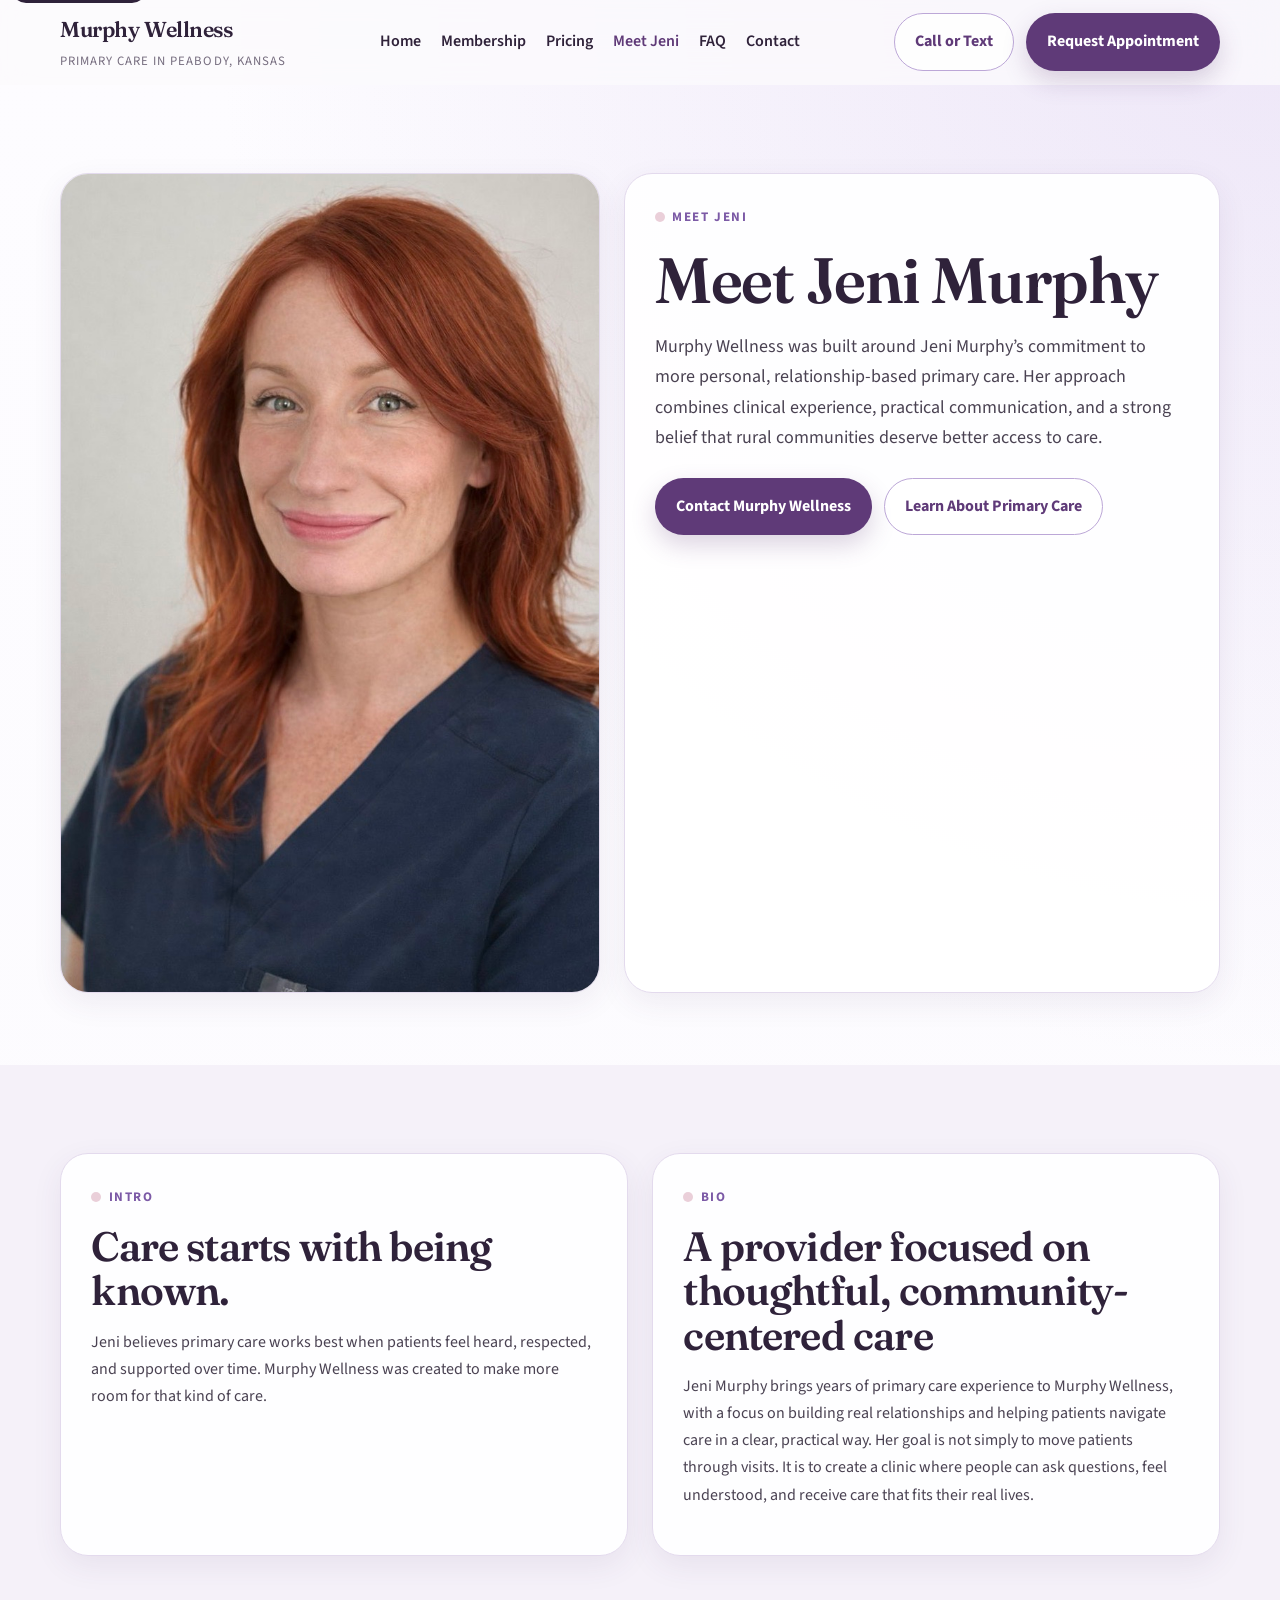
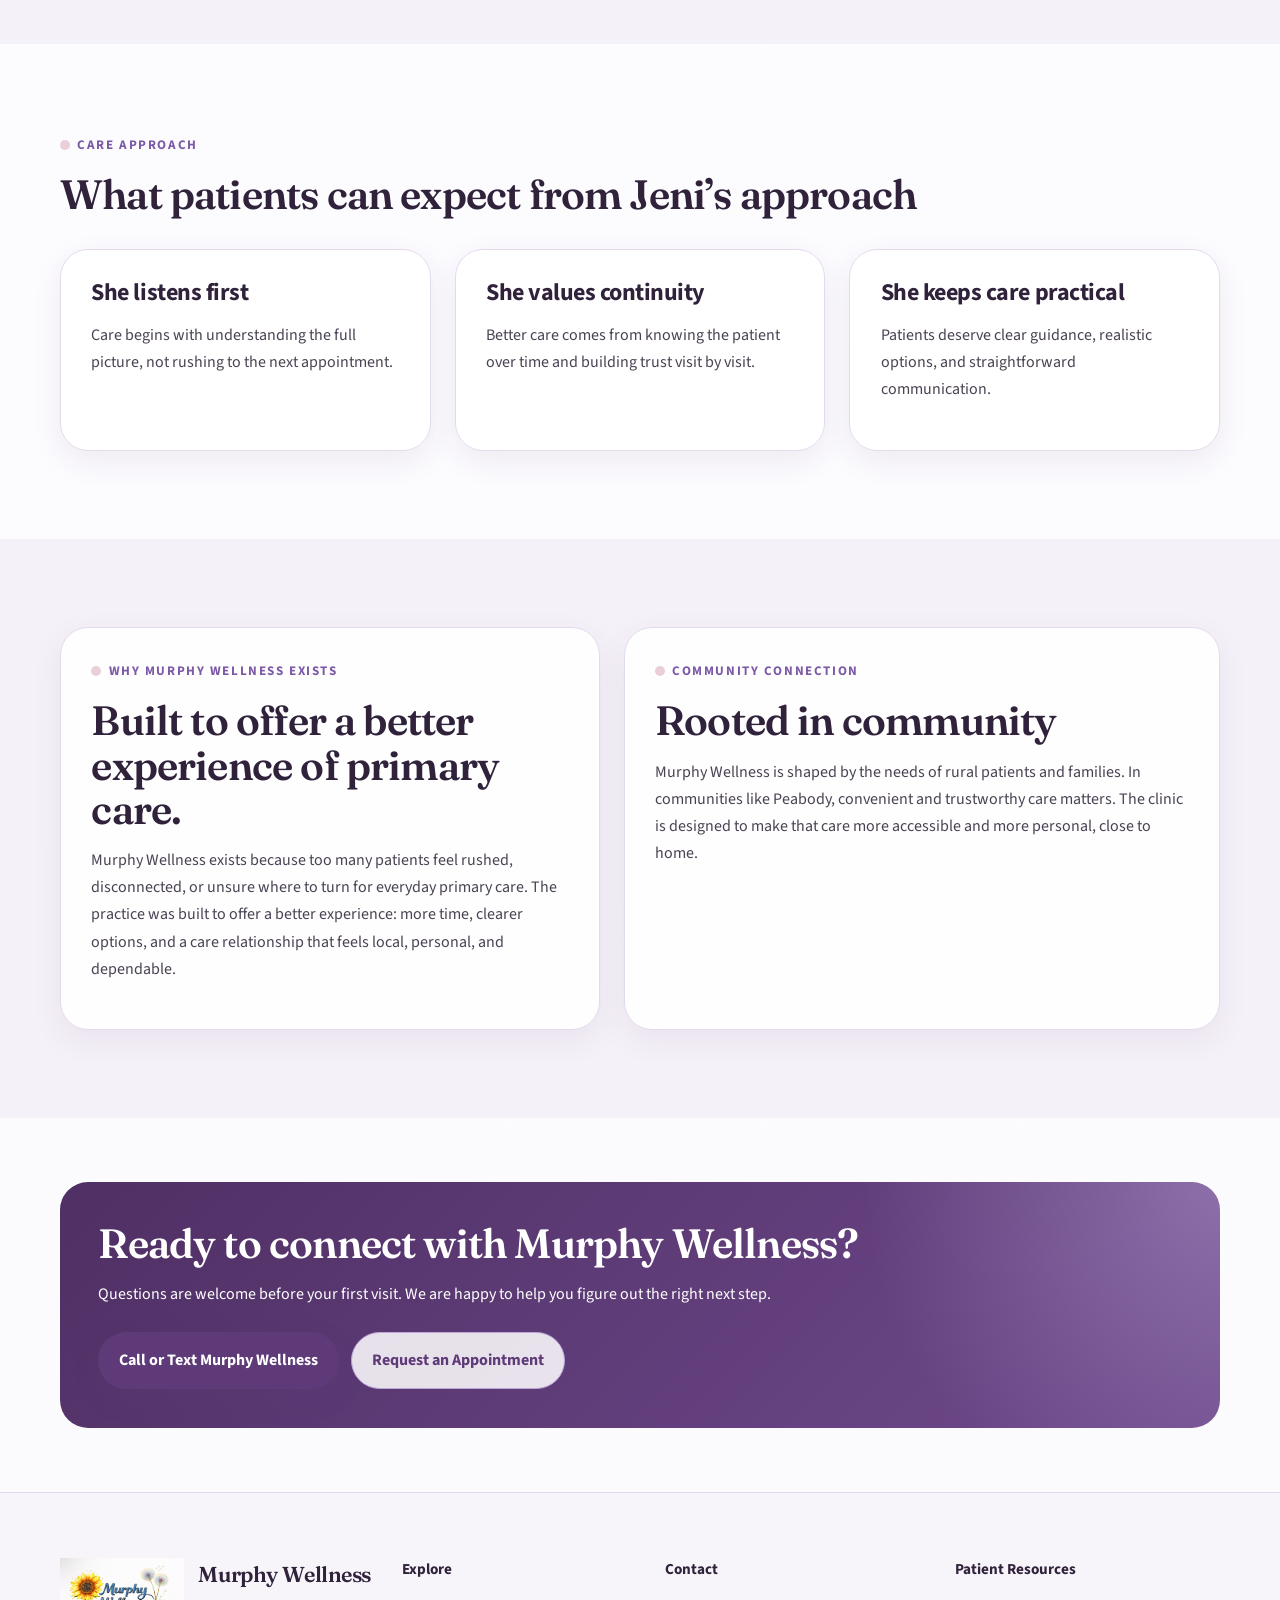
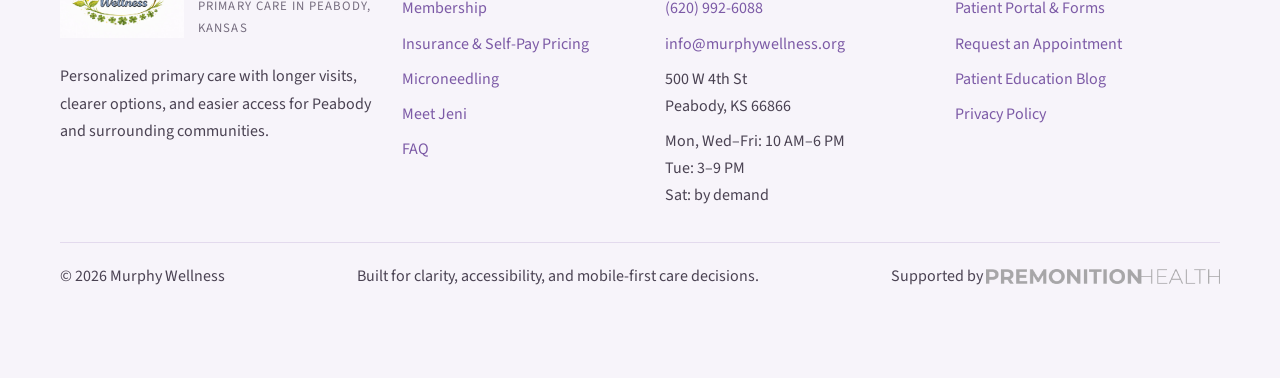
<file: meet-jeni.html>
<!DOCTYPE html>
<html lang="en">
<head>
  <!-- Google tag (gtag.js) -->
  <script async src="https://www.googletagmanager.com/gtag/js?id=G-WLHS6NM4GN"></script>
  <script>
    window.dataLayer = window.dataLayer || [];
    function gtag(){dataLayer.push(arguments);}
    gtag('js', new Date());
    gtag('config', 'G-WLHS6NM4GN');
  </script>
  <meta charset="utf-8">
  <meta name="viewport" content="width=device-width, initial-scale=1">
  <title>Meet Jeni Murphy | Murphy Wellness Peabody, KS</title>
  <meta name="description" content="Meet Jeni Murphy and learn about the community-centered, relationship-based approach behind Murphy Wellness in Peabody, Kansas.">
  <meta name="theme-color" content="#5f3a78">
  <link rel="icon" type="image/jpeg" href="assets/img/murphy-wellness-logo.jpg">
  <link rel="apple-touch-icon" href="assets/img/murphy-wellness-logo.jpg">
  <link rel="manifest" href="site.webmanifest">
  <link rel="preconnect" href="https://fonts.googleapis.com">
  <link rel="preconnect" href="https://fonts.gstatic.com" crossorigin>
  <link href="https://fonts.googleapis.com/css2?family=Fraunces:wght@600&family=Source+Sans+3:wght@400;600;700&display=swap" rel="stylesheet">
  <link rel="stylesheet" href="assets/css/styles.css">
  <link rel="canonical" href="https://murphywellness.org/meet-jeni.html">
  <meta name="referrer" content="strict-origin-when-cross-origin">
  <meta property="og:type" content="website">
  <meta property="og:url" content="https://murphywellness.org/meet-jeni.html">
  <meta property="og:title" content="Meet Jeni Murphy | Murphy Wellness – Peabody, KS">
  <meta property="og:description" content="Meet Jeni Murphy and learn about the community-centered, relationship-based approach behind Murphy Wellness in Peabody, Kansas.">
  <meta property="og:image" content="https://murphywellness.org/assets/img/jeni-murphy.jpg">
  <meta property="og:site_name" content="Murphy Wellness">
  <meta property="og:locale" content="en_US">
</head>
<body>
  <a class="skip-link" href="#main">Skip to content</a>
  <header class="site-header" data-header>
    <div class="container header-inner">
      <a class="brand" href="index.html">
        <img class="brand-logo" src="assets/img/murphy-wellness-logo.jpg" alt="Murphy Wellness logo">
        <span class="brand-text">
          <span class="brand-mark">Murphy Wellness</span>
          <span class="brand-sub">Primary Care in Peabody, Kansas</span>
        </span>
      </a>
      <nav class="desktop-nav" aria-label="Primary">
        <a href="index.html">Home</a>
        <a href="membership.html">Membership</a>
        <a href="pricing.html">Pricing</a>
        <a href="meet-jeni.html" aria-current="page">Meet Jeni</a>
        <a href="faq.html">FAQ</a>
        <a href="contact.html">Contact</a>
      </nav>
      <div class="header-actions">
        <a class="button button-secondary" href="tel:16209926088">Call or Text</a>
        <a class="button button-primary" href="contact.html">Request Appointment</a>
        <button class="nav-toggle" type="button" aria-expanded="false" aria-controls="mobile-drawer" data-menu-toggle>
          <span class="nav-toggle-line"></span>
          <span class="sr-only">Open menu</span>
        </button>
      </div>
    </div>
  </header>

  <div class="mobile-drawer" id="mobile-drawer" aria-hidden="true" data-mobile-drawer>
    <div class="mobile-drawer-backdrop" data-menu-backdrop></div>
    <div class="mobile-drawer-panel">
      <div class="mobile-drawer-top">
        <strong>Menu</strong>
        <button class="drawer-close" type="button" data-menu-close>Close</button>
      </div>
      <a class="button button-primary" href="contact.html">Request Appointment</a>
      <a class="button button-secondary" href="tel:16209926088">Call or Text</a>
      <nav class="mobile-nav" aria-label="Mobile">
        <a href="index.html">Home</a>
        <a href="membership.html">Membership</a>
        <a href="pricing.html">Pricing</a>
        <a href="meet-jeni.html" aria-current="page">Meet Jeni</a>
        <a href="faq.html">FAQ</a>
        <a href="contact.html">Contact</a>
        <a href="patient-portal.html">Patient Portal</a>
      </nav>
    </div>
  </div>

  <main id="main">
    <section class="page-hero">
      <div class="container split-panel">
        <div class="photo-panel has-image" data-reveal>
          <img src="assets/img/jeni-murphy.jpg" alt="Jeni Murphy at Murphy Wellness in Peabody, Kansas">
        </div>
        <div class="section-panel" data-reveal>
          <span class="eyebrow">Meet Jeni</span>
          <h1>Meet Jeni Murphy</h1>
          <p class="lead">Murphy Wellness was built around Jeni Murphy’s commitment to more personal, relationship-based primary care. Her approach combines clinical experience, practical communication, and a strong belief that rural communities deserve better access to care.</p>
          <div class="section-actions">
            <a class="button button-primary" href="contact.html">Contact Murphy Wellness</a>
            <a class="button button-secondary" href="primary-care.html">Learn About Primary Care</a>
          </div>
        </div>
      </div>
    </section>

    <section class="section alt">
      <div class="container grid-2">
        <article class="section-panel" data-reveal>
          <span class="eyebrow">Intro</span>
          <h2>Care starts with being known.</h2>
          <p>Jeni believes primary care works best when patients feel heard, respected, and supported over time. Murphy Wellness was created to make more room for that kind of care.</p>
        </article>
        <article class="section-panel" data-reveal>
          <span class="eyebrow">Bio</span>
          <h2>A provider focused on thoughtful, community-centered care</h2>
          <p>Jeni Murphy brings years of primary care experience to Murphy Wellness, with a focus on building real relationships and helping patients navigate care in a clear, practical way. Her goal is not simply to move patients through visits. It is to create a clinic where people can ask questions, feel understood, and receive care that fits their real lives.</p>
        </article>
      </div>
    </section>

    <section class="section">
      <div class="container">
        <div class="section-head" data-reveal>
          <span class="eyebrow">Care approach</span>
          <h2>What patients can expect from Jeni’s approach</h2>
        </div>
        <div class="grid-3">
          <article class="card" data-reveal>
            <h3>She listens first</h3>
            <p>Care begins with understanding the full picture, not rushing to the next appointment.</p>
          </article>
          <article class="card" data-reveal>
            <h3>She values continuity</h3>
            <p>Better care comes from knowing the patient over time and building trust visit by visit.</p>
          </article>
          <article class="card" data-reveal>
            <h3>She keeps care practical</h3>
            <p>Patients deserve clear guidance, realistic options, and straightforward communication.</p>
          </article>
        </div>
      </div>
    </section>

    <section class="section alt">
      <div class="container split-panel">
        <article class="story-panel" data-reveal>
          <span class="eyebrow">Why Murphy Wellness exists</span>
          <h2>Built to offer a better experience of primary care.</h2>
          <p>Murphy Wellness exists because too many patients feel rushed, disconnected, or unsure where to turn for everyday primary care. The practice was built to offer a better experience: more time, clearer options, and a care relationship that feels local, personal, and dependable.</p>
        </article>
        <article class="story-panel" data-reveal>
          <span class="eyebrow">Community connection</span>
          <h2>Rooted in community</h2>
          <p>Murphy Wellness is shaped by the needs of rural patients and families. In communities like Peabody, convenient and trustworthy care matters. The clinic is designed to make that care more accessible and more personal, close to home.</p>
        </article>
      </div>
    </section>

    <section class="section tight">
      <div class="container">
        <div class="cta-band" data-reveal>
          <h2>Ready to connect with Murphy Wellness?</h2>
          <p>Questions are welcome before your first visit. We are happy to help you figure out the right next step.</p>
          <div class="section-actions">
            <a class="button button-primary" href="tel:16209926088">Call or Text Murphy Wellness</a>
            <a class="button button-secondary" href="contact.html">Request an Appointment</a>
          </div>
        </div>
      </div>
    </section>
  </main>

  <footer class="site-footer">
    <div class="container">
      <div class="footer-grid">
        <div>
          <a class="brand" href="index.html">
            <img loading="lazy" class="brand-logo" src="assets/img/murphy-wellness-logo.jpg" alt="Murphy Wellness logo">
            <span class="brand-text">
              <span class="brand-mark">Murphy Wellness</span>
              <span class="brand-sub">Primary Care in Peabody, Kansas</span>
            </span>
          </a>
          <p>Personalized primary care with longer visits, clearer options, and easier access for Peabody and surrounding communities.</p>
        </div>
        <div>
          <div class="footer-title">Explore</div>
          <div class="footer-links">
            <a href="membership.html">Membership</a>
            <a href="pricing.html">Insurance &amp; Self-Pay Pricing</a>
            <a href="microneedling.html">Microneedling</a>
        <a href="meet-jeni.html">Meet Jeni</a>
            <a href="faq.html">FAQ</a>
          </div>
        </div>
        <div>
          <div class="footer-title">Contact</div>
          <div class="footer-links">
            <a href="tel:16209926088">(620) 992-6088</a>
            <a href="mailto:info@murphywellness.org">info@murphywellness.org</a>
            <span>500 W 4th St<br>Peabody, KS 66866</span>
            <span>Mon, Wed–Fri: 10 AM–6 PM<br>Tue: 3–9 PM<br>Sat: by demand</span>
          </div>
        </div>
        <div>
          <div class="footer-title">Patient Resources</div>
          <div class="footer-links">
            <a href="patient-portal.html">Patient Portal &amp; Forms</a>
            <a href="contact.html">Request an Appointment</a>
            <a href="https://premonition.health/blog/" target="_blank" rel="noopener noreferrer">Patient Education Blog</a>
            <a href="privacy-policy.html">Privacy Policy</a>
          </div>
        </div>
      </div>
      <div class="footer-bottom">
        <span>&copy; <span data-year></span> Murphy Wellness</span>
        <span>Built for clarity, accessibility, and mobile-first care decisions.</span>
        <span>Supported by&nbsp;<a href="https://premonition.health" target="_blank" rel="noopener noreferrer" style="display:inline-flex;align-items:center;opacity:0.65;vertical-align:middle;"><img loading="lazy" src="assets/img/premonition-health-logo.png" alt="Premonition Health" style="height:15px;width:auto;filter:grayscale(1);"></a></span>
      </div>
    </div>
  </footer>

  <div class="sticky-mobile-cta">
    <a class="button button-secondary" href="tel:16209926088">Call/Text</a>
    <a class="button button-primary" href="contact.html">Request Visit</a>
  </div>

  <script src="assets/js/site.js" defer></script>
</body>
</html>
</file>
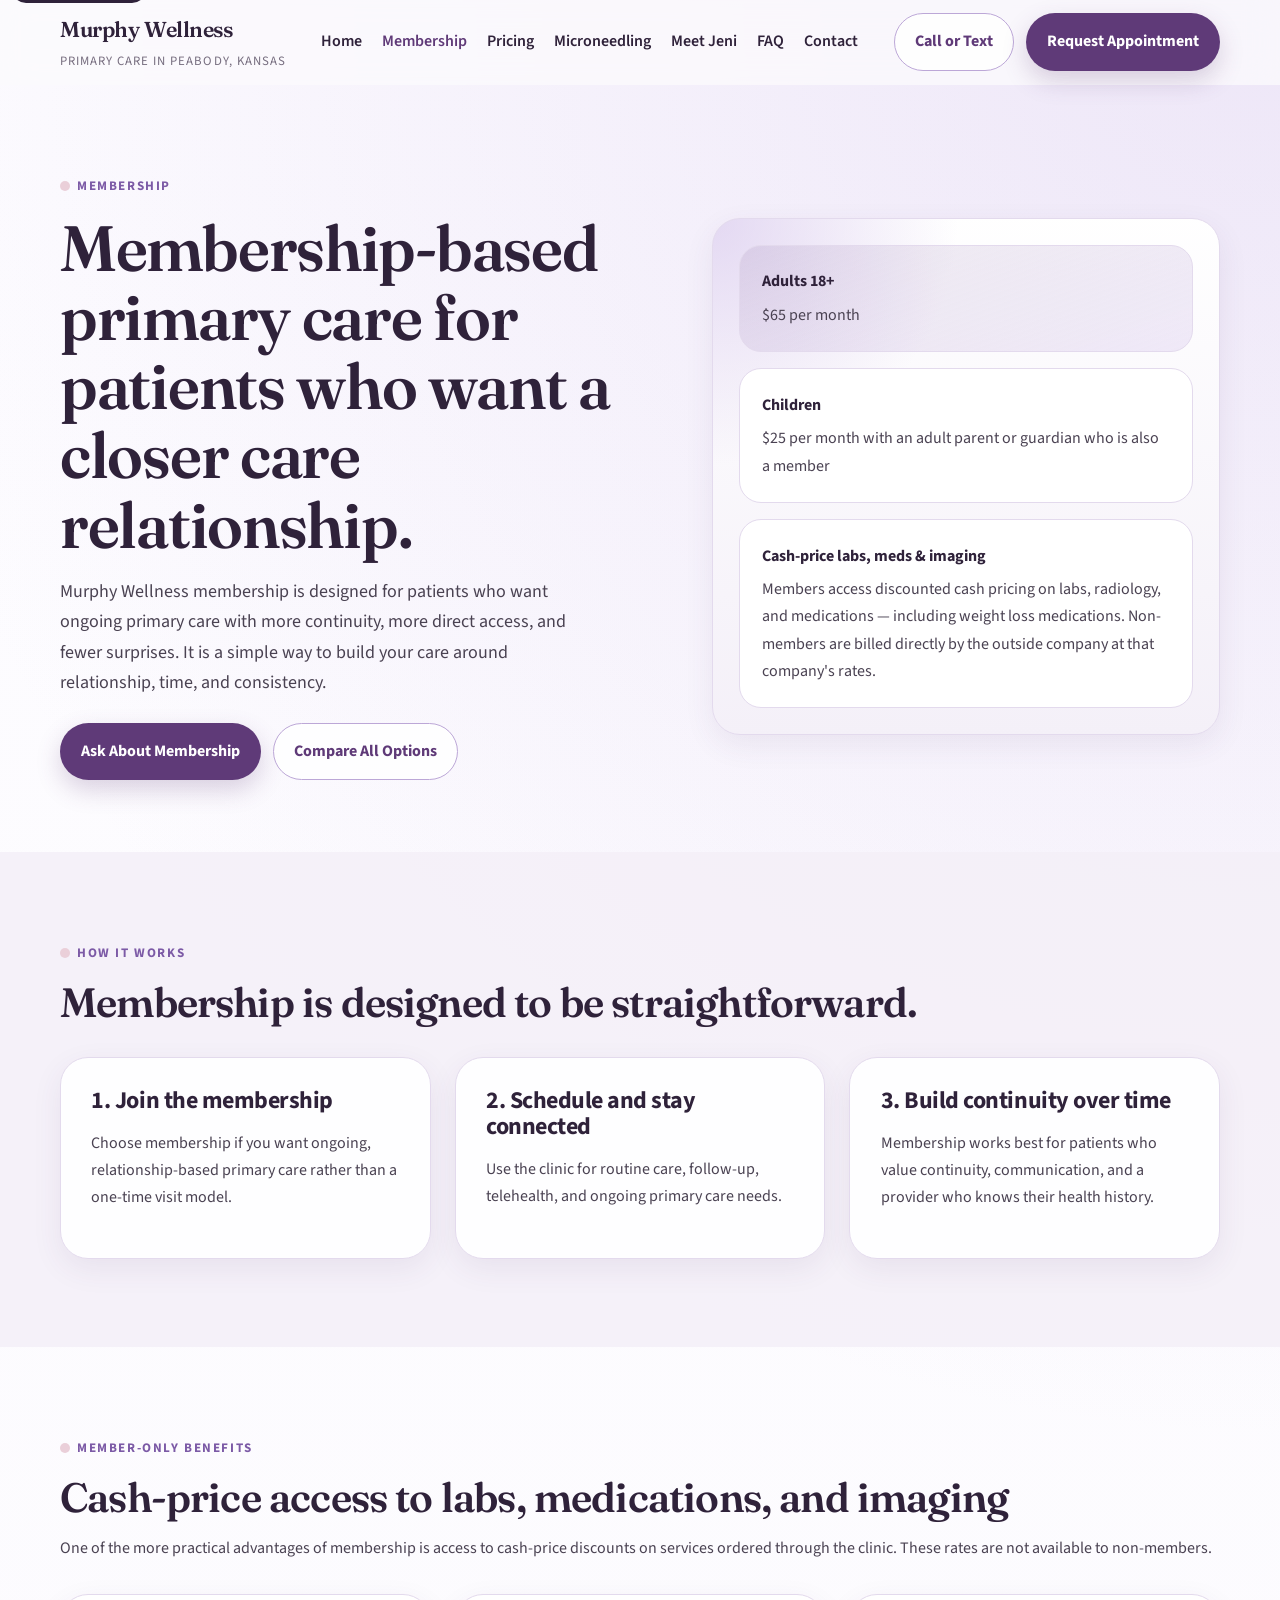
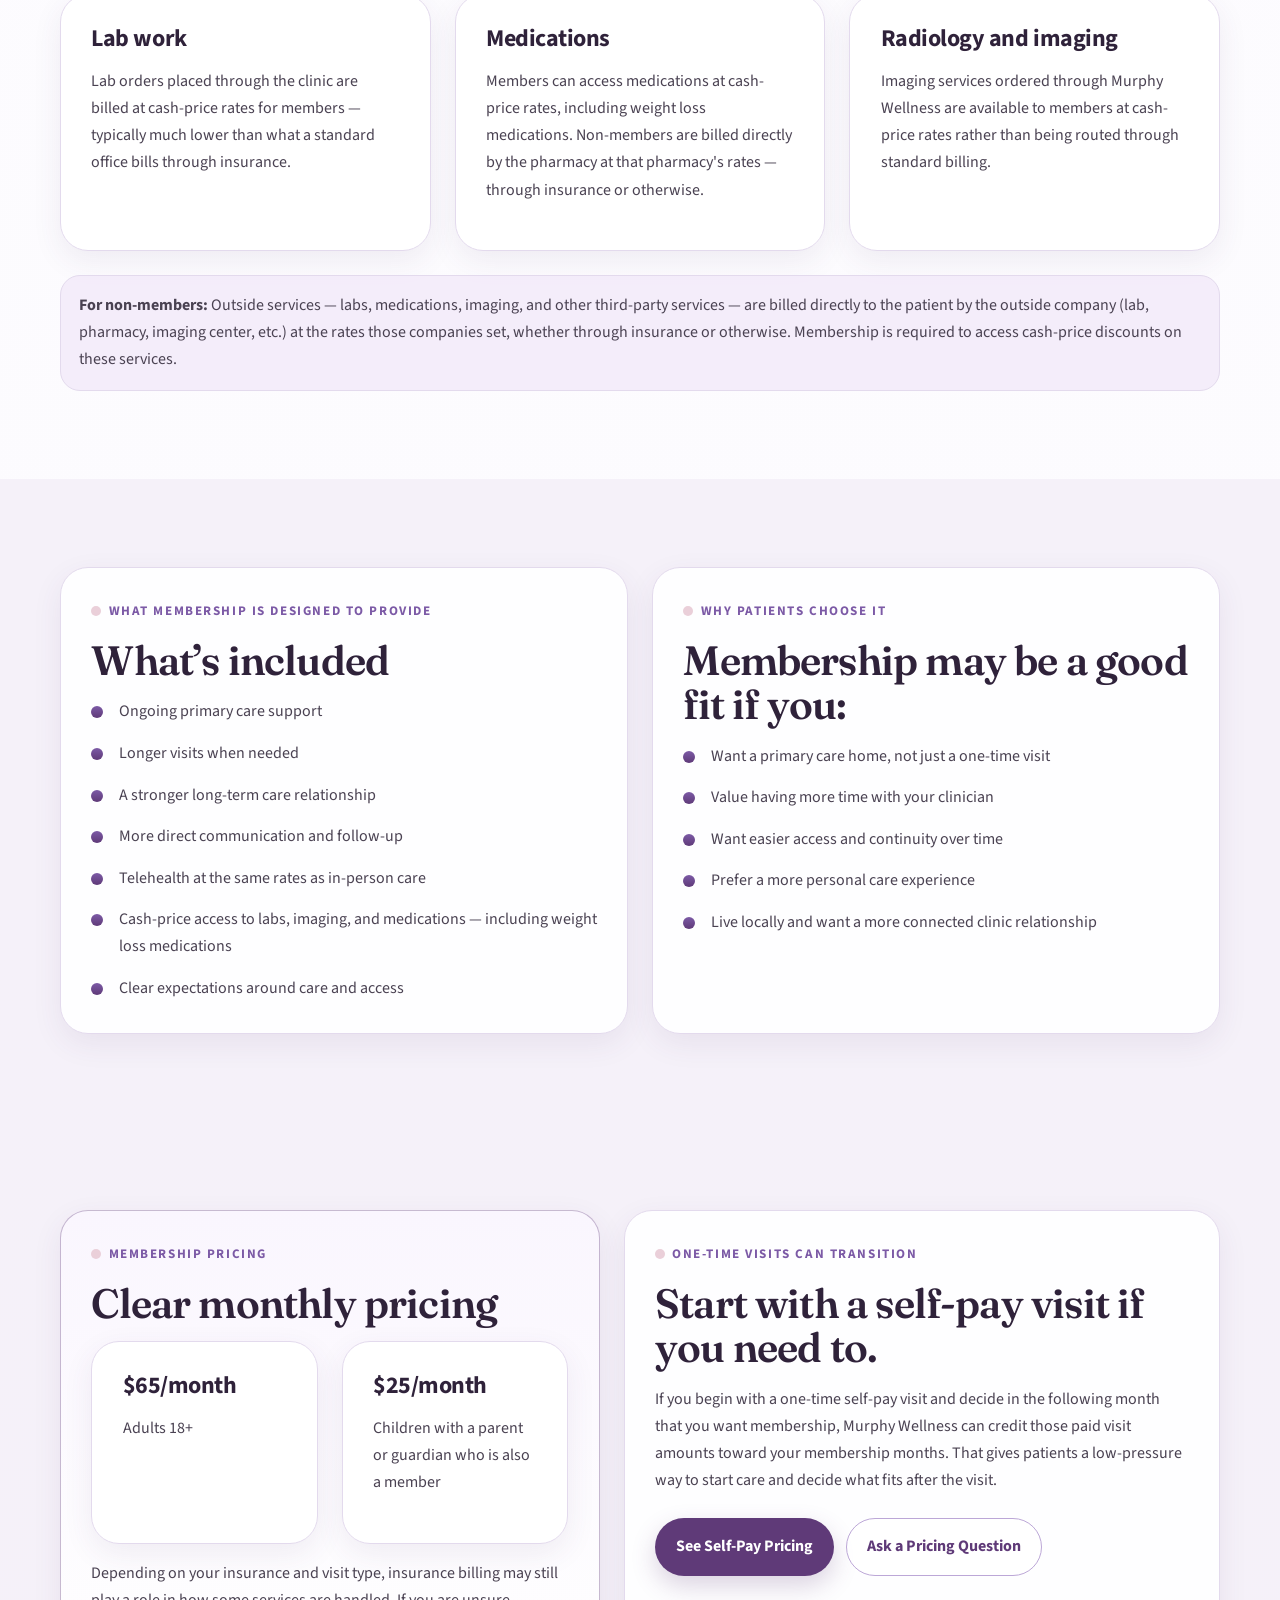
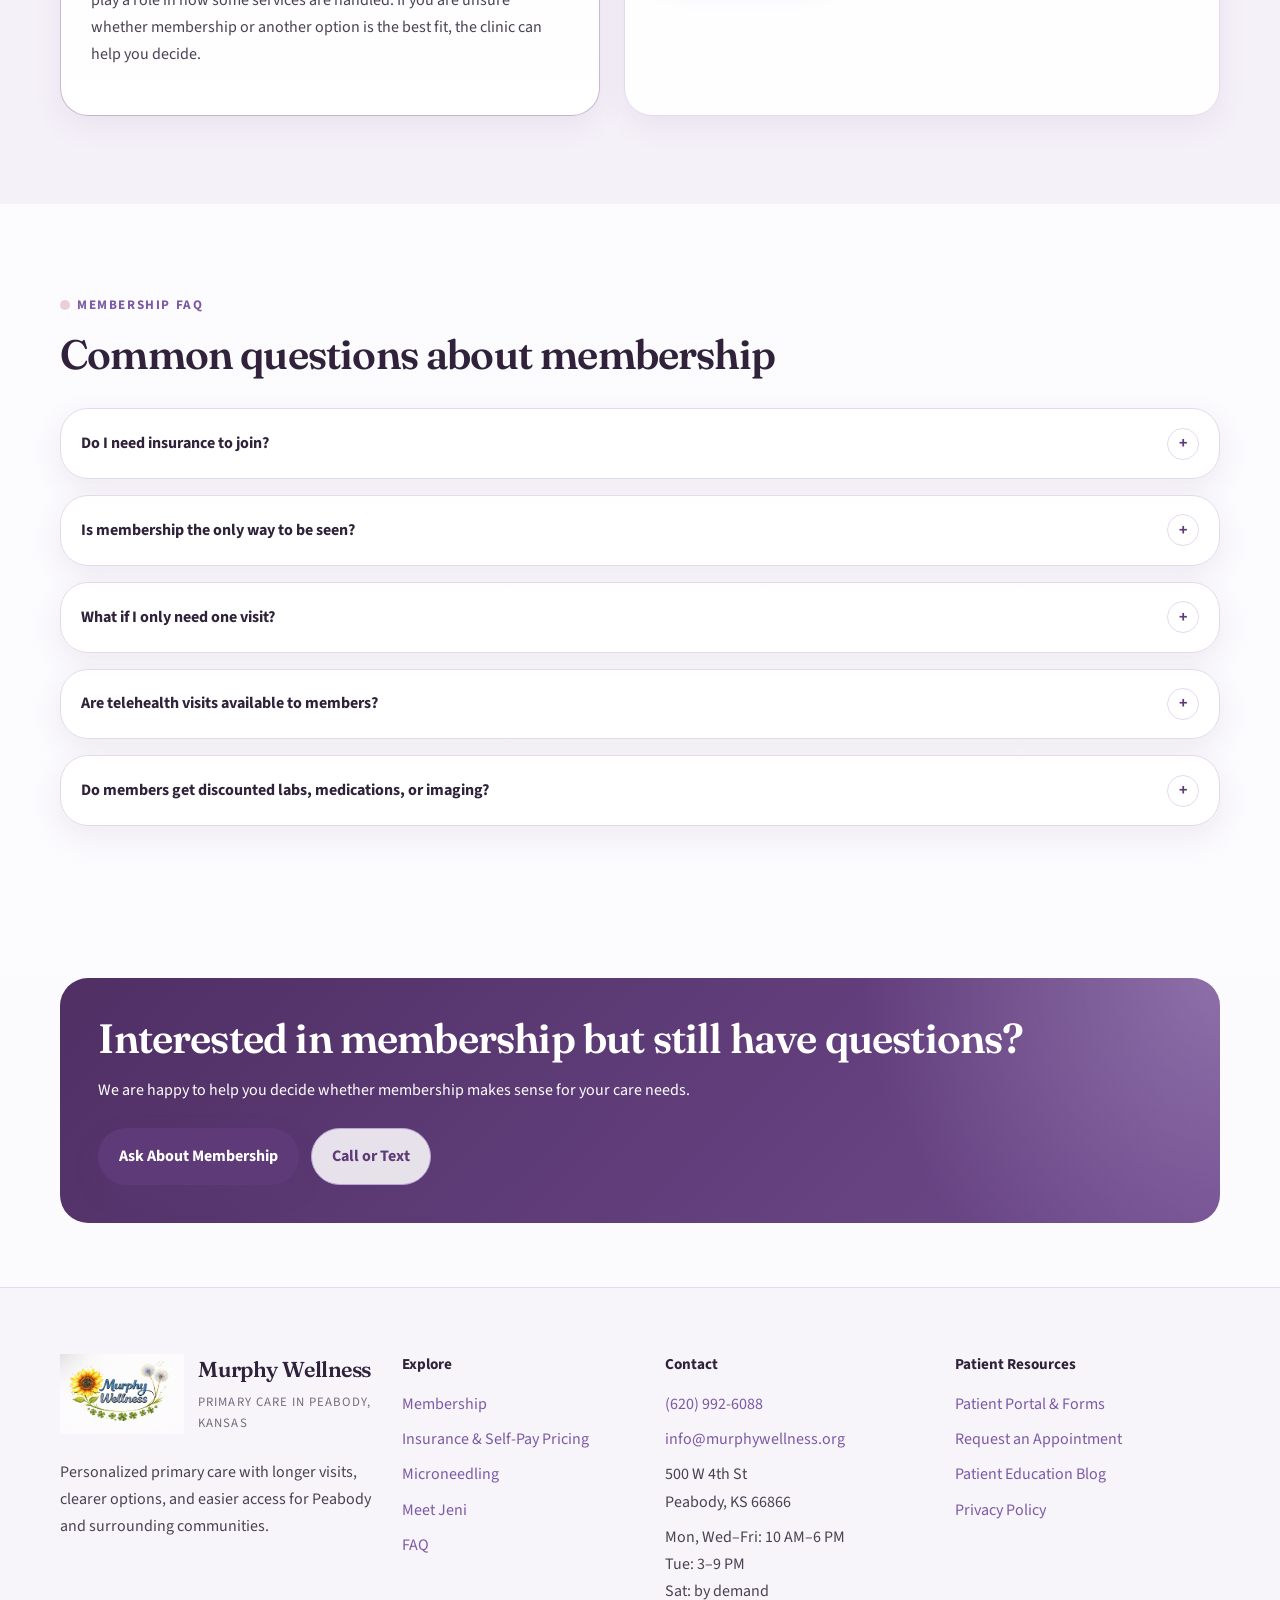
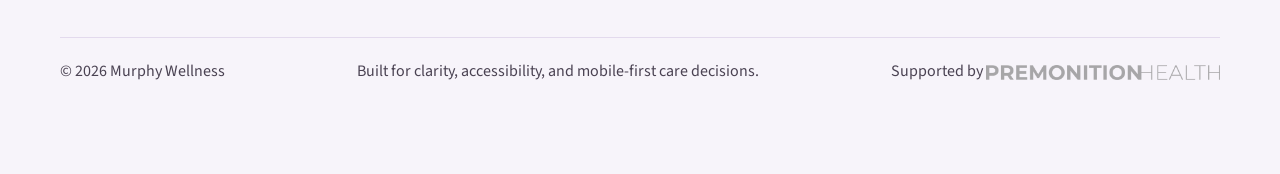
<file: membership.html>
<!DOCTYPE html>
<html lang="en">
<head>
  <!-- Google tag (gtag.js) -->
  <script async src="https://www.googletagmanager.com/gtag/js?id=G-WLHS6NM4GN"></script>
  <script>
    window.dataLayer = window.dataLayer || [];
    function gtag(){dataLayer.push(arguments);}
    gtag('js', new Date());
    gtag('config', 'G-WLHS6NM4GN');
  </script>
  <meta charset="utf-8">
  <meta name="viewport" content="width=device-width, initial-scale=1">
  <title>Membership Primary Care | Murphy Wellness Peabody, KS</title>
  <meta name="description" content="Explore Murphy Wellness membership for ongoing primary care with more continuity, easier access, telehealth, and clear monthly pricing.">
  <meta name="theme-color" content="#5f3a78">
  <link rel="icon" type="image/jpeg" href="assets/img/murphy-wellness-logo.jpg">
  <link rel="apple-touch-icon" href="assets/img/murphy-wellness-logo.jpg">
  <link rel="manifest" href="site.webmanifest">
  <link rel="preconnect" href="https://fonts.googleapis.com">
  <link rel="preconnect" href="https://fonts.gstatic.com" crossorigin>
  <link href="https://fonts.googleapis.com/css2?family=Fraunces:wght@600&family=Source+Sans+3:wght@400;600;700&display=swap" rel="stylesheet">
  <link rel="stylesheet" href="assets/css/styles.css">
  <link rel="canonical" href="https://murphywellness.org/membership.html">
  <meta name="referrer" content="strict-origin-when-cross-origin">
  <meta property="og:type" content="website">
  <meta property="og:url" content="https://murphywellness.org/membership.html">
  <meta property="og:title" content="Membership | Murphy Wellness – Peabody, KS">
  <meta property="og:description" content="Explore Murphy Wellness membership for ongoing primary care with more continuity, easier access, telehealth, and clear monthly pricing.">
  <meta property="og:image" content="https://murphywellness.org/assets/img/murphy-wellness-logo.jpg">
  <meta property="og:site_name" content="Murphy Wellness">
  <meta property="og:locale" content="en_US">
</head>
<body>
  <a class="skip-link" href="#main">Skip to content</a>
  <header class="site-header" data-header>
    <div class="container header-inner">
      <a class="brand" href="index.html">
        <img class="brand-logo" src="assets/img/murphy-wellness-logo.jpg" alt="Murphy Wellness logo">
        <span class="brand-text">
          <span class="brand-mark">Murphy Wellness</span>
          <span class="brand-sub">Primary Care in Peabody, Kansas</span>
        </span>
      </a>
      <nav class="desktop-nav" aria-label="Primary">
        <a href="index.html">Home</a>
        <a href="membership.html" aria-current="page">Membership</a>
        <a href="pricing.html">Pricing</a>
        <a href="microneedling.html">Microneedling</a>
        <a href="meet-jeni.html">Meet Jeni</a>
        <a href="faq.html">FAQ</a>
        <a href="contact.html">Contact</a>
      </nav>
      <div class="header-actions">
        <a class="button button-secondary" href="tel:16209926088">Call or Text</a>
        <a class="button button-primary" href="contact.html">Request Appointment</a>
        <button class="nav-toggle" type="button" aria-expanded="false" aria-controls="mobile-drawer" data-menu-toggle>
          <span class="nav-toggle-line"></span>
          <span class="sr-only">Open menu</span>
        </button>
      </div>
    </div>
  </header>

  <div class="mobile-drawer" id="mobile-drawer" aria-hidden="true" data-mobile-drawer>
    <div class="mobile-drawer-backdrop" data-menu-backdrop></div>
    <div class="mobile-drawer-panel">
      <div class="mobile-drawer-top">
        <strong>Menu</strong>
        <button class="drawer-close" type="button" data-menu-close>Close</button>
      </div>
      <a class="button button-primary" href="contact.html">Request Appointment</a>
      <a class="button button-secondary" href="tel:16209926088">Call or Text</a>
      <nav class="mobile-nav" aria-label="Mobile">
        <a href="index.html">Home</a>
        <a href="membership.html" aria-current="page">Membership</a>
        <a href="pricing.html">Pricing</a>
        <a href="microneedling.html">Microneedling</a>
        <a href="meet-jeni.html">Meet Jeni</a>
        <a href="faq.html">FAQ</a>
        <a href="contact.html">Contact</a>
        <a href="patient-portal.html">Patient Portal</a>
      </nav>
    </div>
  </div>

  <main id="main">
    <section class="page-hero">
      <div class="container hero-shell">
        <div data-reveal>
          <span class="eyebrow">Membership</span>
          <h1>Membership-based primary care for patients who want a closer care relationship.</h1>
          <p class="lead">Murphy Wellness membership is designed for patients who want ongoing primary care with more continuity, more direct access, and fewer surprises. It is a simple way to build your care around relationship, time, and consistency.</p>
          <div class="hero-actions">
            <a class="button button-primary" href="contact.html">Ask About Membership</a>
            <a class="button button-secondary" href="pricing.html">Compare All Options</a>
          </div>
        </div>
        <div class="hero-visual" data-reveal>
          <div class="visual-stack">
            <div class="visual-card featured">
              <strong>Adults 18+</strong>
              <span>$65 per month</span>
            </div>
            <div class="visual-card">
              <strong>Children</strong>
              <span>$25 per month with an adult parent or guardian who is also a member</span>
            </div>
            <div class="visual-card">
              <strong>Cash-price labs, meds &amp; imaging</strong>
              <span>Members access discounted cash pricing on labs, radiology, and medications — including weight loss medications. Non-members are billed directly by the outside company at that company's rates.</span>
            </div>
          </div>
        </div>
      </div>
    </section>

    <section class="section alt">
      <div class="container">
        <div class="section-head" data-reveal>
          <span class="eyebrow">How it works</span>
          <h2>Membership is designed to be straightforward.</h2>
        </div>
        <div class="grid-3">
          <article class="card" data-reveal>
            <h3>1. Join the membership</h3>
            <p>Choose membership if you want ongoing, relationship-based primary care rather than a one-time visit model.</p>
          </article>
          <article class="card" data-reveal>
            <h3>2. Schedule and stay connected</h3>
            <p>Use the clinic for routine care, follow-up, telehealth, and ongoing primary care needs.</p>
          </article>
          <article class="card" data-reveal>
            <h3>3. Build continuity over time</h3>
            <p>Membership works best for patients who value continuity, communication, and a provider who knows their health history.</p>
          </article>
        </div>
      </div>
    </section>

    <section class="section">
      <div class="container">
        <div class="section-head" data-reveal>
          <span class="eyebrow">Member-only benefits</span>
          <h2>Cash-price access to labs, medications, and imaging</h2>
          <p>One of the more practical advantages of membership is access to cash-price discounts on services ordered through the clinic. These rates are not available to non-members.</p>
        </div>
        <div class="grid-3">
          <article class="card" data-reveal>
            <h3>Lab work</h3>
            <p>Lab orders placed through the clinic are billed at cash-price rates for members — typically much lower than what a standard office bills through insurance.</p>
          </article>
          <article class="card" data-reveal>
            <h3>Medications</h3>
            <p>Members can access medications at cash-price rates, including weight loss medications. Non-members are billed directly by the pharmacy at that pharmacy's rates — through insurance or otherwise.</p>
          </article>
          <article class="card" data-reveal>
            <h3>Radiology and imaging</h3>
            <p>Imaging services ordered through Murphy Wellness are available to members at cash-price rates rather than being routed through standard billing.</p>
          </article>
        </div>
        <div class="notice" style="margin-top:1.5rem;" data-reveal>
          <strong>For non-members:</strong> Outside services — labs, medications, imaging, and other third-party services — are billed directly to the patient by the outside company (lab, pharmacy, imaging center, etc.) at the rates those companies set, whether through insurance or otherwise. Membership is required to access cash-price discounts on these services.
        </div>
      </div>
    </section>

    <section class="section alt">
      <div class="container grid-2">
        <article class="section-panel" data-reveal>
          <span class="eyebrow">What membership is designed to provide</span>
          <h2>What’s included</h2>
          <ul class="check-list">
            <li>Ongoing primary care support</li>
            <li>Longer visits when needed</li>
            <li>A stronger long-term care relationship</li>
            <li>More direct communication and follow-up</li>
            <li>Telehealth at the same rates as in-person care</li>
            <li>Cash-price access to labs, imaging, and medications — including weight loss medications</li>
            <li>Clear expectations around care and access</li>
          </ul>
        </article>
        <article class="section-panel" data-reveal>
          <span class="eyebrow">Why patients choose it</span>
          <h2>Membership may be a good fit if you:</h2>
          <ul class="check-list">
            <li>Want a primary care home, not just a one-time visit</li>
            <li>Value having more time with your clinician</li>
            <li>Want easier access and continuity over time</li>
            <li>Prefer a more personal care experience</li>
            <li>Live locally and want a more connected clinic relationship</li>
          </ul>
        </article>
      </div>
    </section>

    <section class="section alt">
      <div class="container split-panel">
        <div class="pricing-panel featured-card" data-reveal>
          <span class="eyebrow">Membership pricing</span>
          <h2>Clear monthly pricing</h2>
          <div class="grid-2">
            <div class="metric-card">
              <h3>$65/month</h3>
              <p>Adults 18+</p>
            </div>
            <div class="metric-card">
              <h3>$25/month</h3>
              <p>Children with a parent or guardian who is also a member</p>
            </div>
          </div>
          <p>Depending on your insurance and visit type, insurance billing may still play a role in how some services are handled. If you are unsure whether membership or another option is the best fit, the clinic can help you decide.</p>
        </div>
        <div class="section-panel" data-reveal>
          <span class="eyebrow">One-time visits can transition</span>
          <h2>Start with a self-pay visit if you need to.</h2>
          <p>If you begin with a one-time self-pay visit and decide in the following month that you want membership, Murphy Wellness can credit those paid visit amounts toward your membership months. That gives patients a low-pressure way to start care and decide what fits after the visit.</p>
          <div class="section-actions">
            <a class="button button-primary" href="pricing.html">See Self-Pay Pricing</a>
            <a class="button button-secondary" href="contact.html">Ask a Pricing Question</a>
          </div>
        </div>
      </div>
    </section>

    <section class="section">
      <div class="container">
        <div class="section-head" data-reveal>
          <span class="eyebrow">Membership FAQ</span>
          <h2>Common questions about membership</h2>
        </div>
        <div class="faq-group">
          <article class="faq-item" data-reveal>
            <button class="faq-trigger" type="button" aria-expanded="false" aria-controls="member-faq-1" data-accordion-trigger>
              <span>Do I need insurance to join?</span>
              <span class="faq-icon">+</span>
            </button>
            <div class="faq-panel" id="member-faq-1" hidden>
              <p>No. Membership can be a good option for patients with or without insurance, depending on their situation.</p>
            </div>
          </article>
          <article class="faq-item" data-reveal>
            <button class="faq-trigger" type="button" aria-expanded="false" aria-controls="member-faq-2" data-accordion-trigger>
              <span>Is membership the only way to be seen?</span>
              <span class="faq-icon">+</span>
            </button>
            <div class="faq-panel" id="member-faq-2" hidden>
              <p>No. Murphy Wellness also offers insurance-based visits and one-time self-pay visits.</p>
            </div>
          </article>
          <article class="faq-item" data-reveal>
            <button class="faq-trigger" type="button" aria-expanded="false" aria-controls="member-faq-3" data-accordion-trigger>
              <span>What if I only need one visit?</span>
              <span class="faq-icon">+</span>
            </button>
            <div class="faq-panel" id="member-faq-3" hidden>
              <p>A one-time self-pay visit may make more sense than membership if you do not need ongoing care yet. You can still convert to membership the following month if you choose.</p>
            </div>
          </article>
          <article class="faq-item" data-reveal>
            <button class="faq-trigger" type="button" aria-expanded="false" aria-controls="member-faq-4" data-accordion-trigger>
              <span>Are telehealth visits available to members?</span>
              <span class="faq-icon">+</span>
            </button>
            <div class="faq-panel" id="member-faq-4" hidden>
              <p>Yes. Telehealth visits are available for all patients, including members, at the same rates.</p>
            </div>
          </article>
          <article class="faq-item" data-reveal>
            <button class="faq-trigger" type="button" aria-expanded="false" aria-controls="member-faq-5" data-accordion-trigger>
              <span>Do members get discounted labs, medications, or imaging?</span>
              <span class="faq-icon">+</span>
            </button>
            <div class="faq-panel" id="member-faq-5" hidden>
              <p>Yes — this is one of the key advantages of membership. Members have access to cash-price rates on labs, radiology, and medications ordered through the clinic, including weight loss medications. For non-members, outside services are billed directly by the outside company — lab, pharmacy, or imaging center — at the rates those companies set, through insurance or otherwise. Membership is required to access cash-price discounts.</p>
            </div>
          </article>
        </div>
      </div>
    </section>

    <section class="section tight">
      <div class="container">
        <div class="cta-band" data-reveal>
          <h2>Interested in membership but still have questions?</h2>
          <p>We are happy to help you decide whether membership makes sense for your care needs.</p>
          <div class="section-actions">
            <a class="button button-primary" href="contact.html">Ask About Membership</a>
            <a class="button button-secondary" href="tel:16209926088">Call or Text</a>
          </div>
        </div>
      </div>
    </section>
  </main>

  <footer class="site-footer">
    <div class="container">
      <div class="footer-grid">
        <div>
          <a class="brand" href="index.html">
            <img loading="lazy" class="brand-logo" src="assets/img/murphy-wellness-logo.jpg" alt="Murphy Wellness logo">
            <span class="brand-text">
              <span class="brand-mark">Murphy Wellness</span>
              <span class="brand-sub">Primary Care in Peabody, Kansas</span>
            </span>
          </a>
          <p>Personalized primary care with longer visits, clearer options, and easier access for Peabody and surrounding communities.</p>
        </div>
        <div>
          <div class="footer-title">Explore</div>
          <div class="footer-links">
            <a href="membership.html">Membership</a>
            <a href="pricing.html">Insurance &amp; Self-Pay Pricing</a>
            <a href="microneedling.html">Microneedling</a>
        <a href="meet-jeni.html">Meet Jeni</a>
            <a href="faq.html">FAQ</a>
          </div>
        </div>
        <div>
          <div class="footer-title">Contact</div>
          <div class="footer-links">
            <a href="tel:16209926088">(620) 992-6088</a>
            <a href="mailto:info@murphywellness.org">info@murphywellness.org</a>
            <span>500 W 4th St<br>Peabody, KS 66866</span>
            <span>Mon, Wed–Fri: 10 AM–6 PM<br>Tue: 3–9 PM<br>Sat: by demand</span>
          </div>
        </div>
        <div>
          <div class="footer-title">Patient Resources</div>
          <div class="footer-links">
            <a href="patient-portal.html">Patient Portal &amp; Forms</a>
            <a href="contact.html">Request an Appointment</a>
            <a href="https://premonition.health/blog/" target="_blank" rel="noopener noreferrer">Patient Education Blog</a>
            <a href="privacy-policy.html">Privacy Policy</a>
          </div>
        </div>
      </div>
      <div class="footer-bottom">
        <span>&copy; <span data-year></span> Murphy Wellness</span>
        <span>Built for clarity, accessibility, and mobile-first care decisions.</span>
        <span>Supported by&nbsp;<a href="https://premonition.health" target="_blank" rel="noopener noreferrer" style="display:inline-flex;align-items:center;opacity:0.65;vertical-align:middle;"><img loading="lazy" src="assets/img/premonition-health-logo.png" alt="Premonition Health" style="height:15px;width:auto;filter:grayscale(1);"></a></span>
      </div>
    </div>
  </footer>

  <div class="sticky-mobile-cta">
    <a class="button button-secondary" href="tel:16209926088">Call/Text</a>
    <a class="button button-primary" href="contact.html">Ask About Membership</a>
  </div>

  <script src="assets/js/site.js" defer></script>
</body>
</html>
</file>
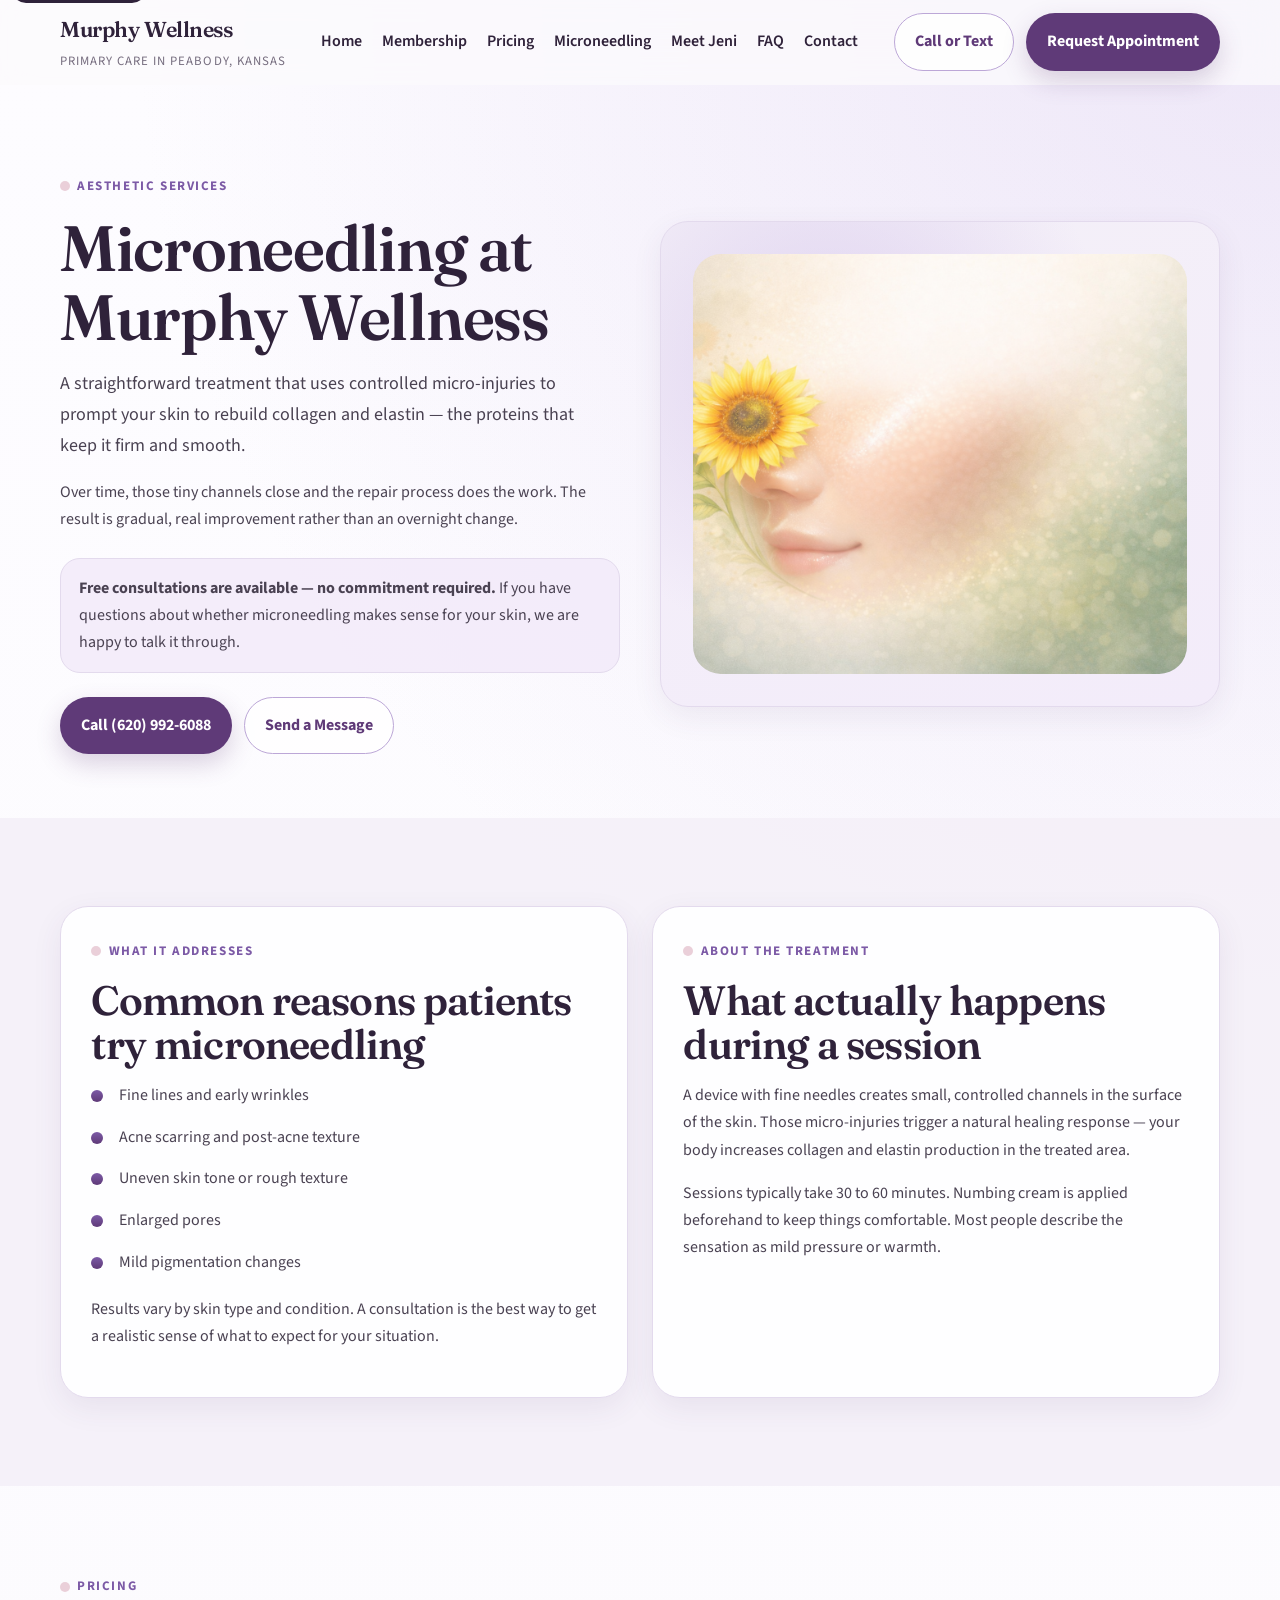
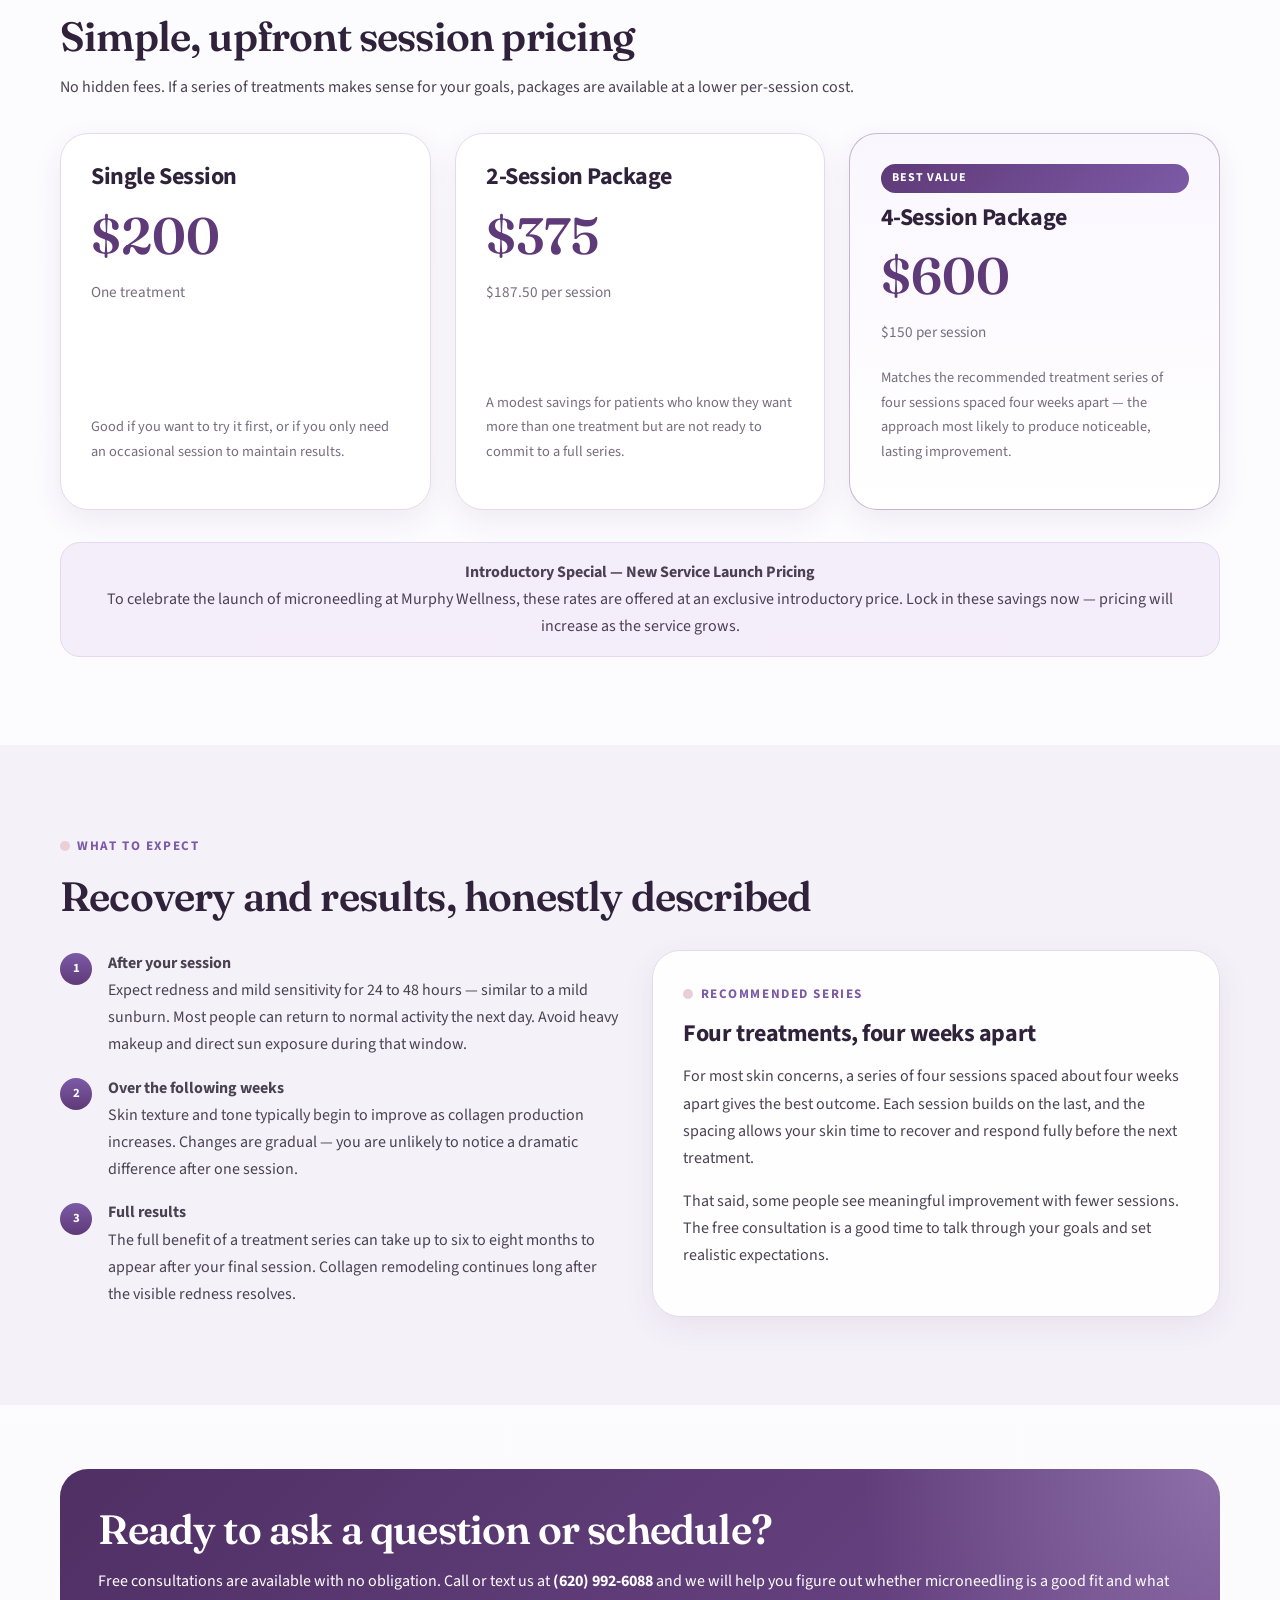
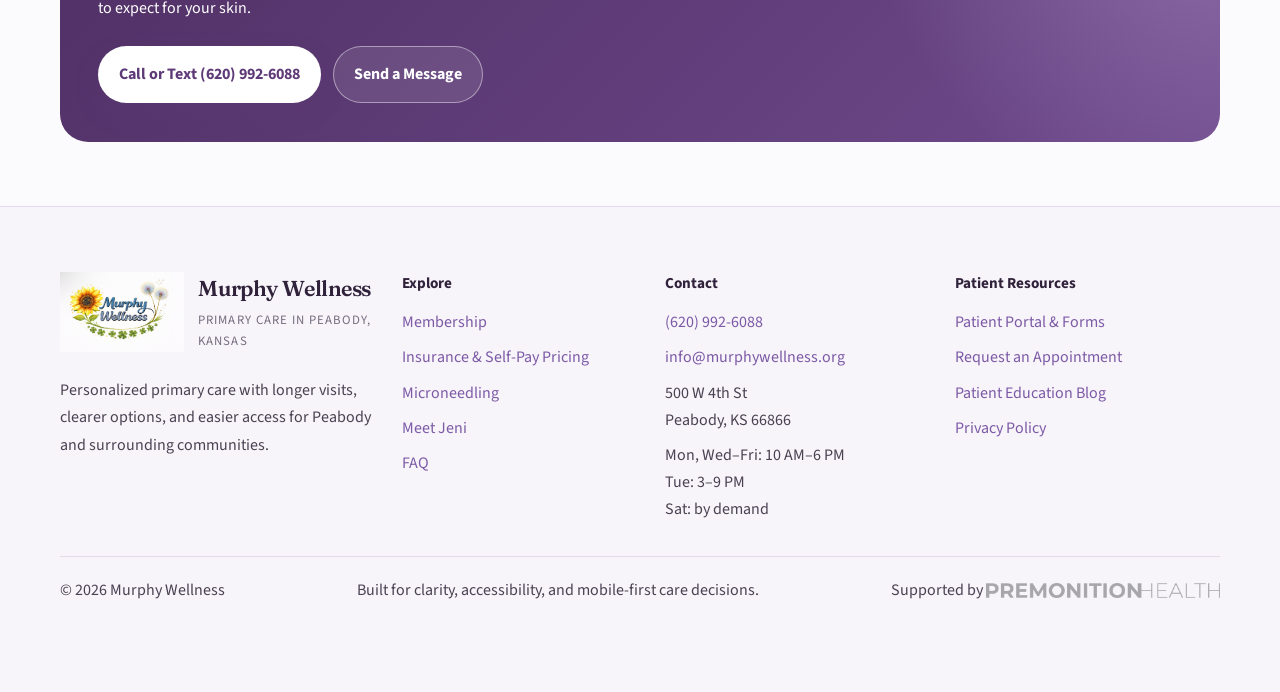
<file: microneedling.html>
<!DOCTYPE html>
<html lang="en">
<head>
  <meta charset="utf-8">
  <meta name="viewport" content="width=device-width, initial-scale=1">
  <title>Microneedling | Murphy Wellness – Peabody, KS</title>
  <meta name="description" content="Murphy Wellness offers microneedling in Peabody, Kansas. Treats fine lines, acne scarring, uneven texture, enlarged pores, and mild pigmentation. Free consultation available. Call (620) 992-6088.">
  <meta name="theme-color" content="#5f3a78">
  <link rel="icon" type="image/jpeg" href="assets/img/murphy-wellness-logo.jpg">
  <link rel="apple-touch-icon" href="assets/img/murphy-wellness-logo.jpg">
  <link rel="manifest" href="site.webmanifest">
  <link rel="preconnect" href="https://fonts.googleapis.com">
  <link rel="preconnect" href="https://fonts.gstatic.com" crossorigin>
  <link href="https://fonts.googleapis.com/css2?family=Fraunces:wght@600&family=Source+Sans+3:wght@400;600;700&display=swap" rel="stylesheet">
  <link rel="stylesheet" href="assets/css/styles.css">
  <style>
    .mn-hero {
      padding: var(--space-10) 0 var(--space-9);
    }
    .mn-hero-inner {
      display: grid;
      grid-template-columns: 1fr 1fr;
      gap: 2.5rem;
      align-items: center;
    }
    .mn-image-slot {
      border-radius: var(--radius-lg);
      background:
        radial-gradient(circle at 30% 30%, rgba(205, 185, 232, 0.55), transparent 55%),
        linear-gradient(160deg, var(--color-surface-alt) 0%, var(--color-highlight) 100%);
      border: 1px solid var(--color-border);
      box-shadow: var(--shadow-soft);
      min-height: 420px;
      display: flex;
      align-items: center;
      justify-content: center;
      color: var(--color-muted);
      font-size: 0.9rem;
      font-style: italic;
      text-align: center;
      padding: 2rem;
    }
    .mn-image-slot img {
      width: 100%;
      height: 100%;
      min-height: 420px;
      object-fit: cover;
      border-radius: var(--radius-lg);
    }
    .best-value-badge {
      display: inline-flex;
      align-items: center;
      min-height: 28px;
      padding: 0.25rem 0.7rem;
      border-radius: var(--radius-pill);
      background: linear-gradient(135deg, var(--color-primary), var(--color-secondary));
      color: #fff;
      font-size: 0.75rem;
      font-weight: 700;
      letter-spacing: 0.08em;
      text-transform: uppercase;
      margin-bottom: 0.75rem;
    }
    .pricing-card {
      display: flex;
      flex-direction: column;
    }
    .pricing-card .price {
      font-family: var(--font-heading);
      font-size: clamp(2.4rem, 4vw, 3.2rem);
      font-weight: 600;
      color: var(--color-primary);
      line-height: 1;
      margin: 0.5rem 0 0.25rem;
    }
    .pricing-card .price-label {
      font-size: 0.95rem;
      color: var(--color-muted);
      margin-bottom: 0;
    }
    .pricing-card .price-desc {
      margin-top: auto;
      padding-top: 1.25rem;
      font-size: 0.9rem;
      color: var(--color-muted);
    }
    .expect-steps {
      display: grid;
      gap: 1rem;
      margin: 0;
      padding: 0;
      list-style: none;
      counter-reset: step-counter;
    }
    .expect-steps li {
      display: flex;
      gap: 1rem;
      align-items: flex-start;
      counter-increment: step-counter;
    }
    .expect-steps li::before {
      content: counter(step-counter);
      flex: none;
      width: 2rem;
      height: 2rem;
      border-radius: 50%;
      background: linear-gradient(180deg, var(--color-secondary), var(--color-primary));
      color: #fff;
      font-size: 0.8rem;
      font-weight: 700;
      display: inline-flex;
      align-items: center;
      justify-content: center;
      margin-top: 0.2rem;
    }
    @media (max-width: 720px) {
      .mn-hero-inner {
        grid-template-columns: 1fr;
      }
      .mn-image-slot {
        min-height: 260px;
        order: -1;
      }
      .mn-image-slot img {
        min-height: 260px;
      }
    }
  </style>
  <script type="application/ld+json">
  {
    "@context": "https://schema.org",
    "@type": "MedicalClinic",
    "name": "Murphy Wellness",
    "url": "https://murphywellness.org/",
    "image": "https://murphywellness.org/assets/img/murphy-wellness-logo.jpg",
    "telephone": "+1-620-992-6088",
    "address": {
      "@type": "PostalAddress",
      "streetAddress": "500 W 4th St",
      "addressLocality": "Peabody",
      "addressRegion": "KS",
      "postalCode": "66866",
      "addressCountry": "US"
    }
  }
  </script>
  <link rel="canonical" href="https://murphywellness.org/microneedling.html">
  <meta name="referrer" content="strict-origin-when-cross-origin">
  <meta property="og:type" content="website">
  <meta property="og:url" content="https://murphywellness.org/microneedling.html">
  <meta property="og:title" content="Microneedling | Murphy Wellness – Peabody, KS">
  <meta property="og:description" content="Murphy Wellness offers microneedling in Peabody, Kansas. Treats fine lines, acne scarring, uneven texture, enlarged pores, and mild pigmentation. Free consultation available. Call (620) 992-6088.">
  <meta property="og:image" content="https://murphywellness.org/assets/img/microneedling-hero.png">
  <meta property="og:site_name" content="Murphy Wellness">
  <meta property="og:locale" content="en_US">
</head>
<body>
  <a class="skip-link" href="#main">Skip to content</a>

  <header class="site-header" data-header>
    <div class="container header-inner">
      <a class="brand" href="index.html">
        <img class="brand-logo" src="assets/img/murphy-wellness-logo.jpg" alt="Murphy Wellness logo">
        <span class="brand-text">
          <span class="brand-mark">Murphy Wellness</span>
          <span class="brand-sub">Primary Care in Peabody, Kansas</span>
        </span>
      </a>
      <nav class="desktop-nav" aria-label="Primary">
        <a href="index.html">Home</a>
        <a href="membership.html">Membership</a>
        <a href="pricing.html">Pricing</a>
        <a href="microneedling.html">Microneedling</a>
        <a href="meet-jeni.html">Meet Jeni</a>
        <a href="faq.html">FAQ</a>
        <a href="contact.html">Contact</a>
      </nav>
      <div class="header-actions">
        <a class="button button-secondary" href="tel:16209926088">Call or Text</a>
        <a class="button button-primary" href="contact.html">Request Appointment</a>
        <button class="nav-toggle" type="button" aria-expanded="false" aria-controls="mobile-drawer" data-menu-toggle>
          <span class="nav-toggle-line"></span>
          <span class="sr-only">Open menu</span>
        </button>
      </div>
    </div>
  </header>

  <div class="mobile-drawer" id="mobile-drawer" aria-hidden="true" data-mobile-drawer>
    <div class="mobile-drawer-backdrop" data-menu-backdrop></div>
    <div class="mobile-drawer-panel">
      <div class="mobile-drawer-top">
        <strong>Menu</strong>
        <button class="drawer-close" type="button" data-menu-close>Close</button>
      </div>
      <a class="button button-primary" href="contact.html">Request Appointment</a>
      <a class="button button-secondary" href="tel:16209926088">Call or Text</a>
      <nav class="mobile-nav" aria-label="Mobile">
        <a href="index.html">Home</a>
        <a href="membership.html">Membership</a>
        <a href="pricing.html">Pricing</a>
        <a href="microneedling.html">Microneedling</a>
        <a href="meet-jeni.html">Meet Jeni</a>
        <a href="faq.html">FAQ</a>
        <a href="contact.html">Contact</a>
        <a href="patient-portal.html">Patient Portal</a>
      </nav>
    </div>
  </div>

  <main id="main">

    <!-- Hero: intro + image slot -->
    <section class="mn-hero">
      <div class="container mn-hero-inner">
        <div data-reveal>
          <span class="eyebrow">Aesthetic services</span>
          <h1>Microneedling at Murphy Wellness</h1>
          <p class="lead">A straightforward treatment that uses controlled micro-injuries to prompt your skin to rebuild collagen and elastin — the proteins that keep it firm and smooth.</p>
          <p>Over time, those tiny channels close and the repair process does the work. The result is gradual, real improvement rather than an overnight change.</p>
          <div class="notice" style="margin-top:1.5rem;">
            <strong>Free consultations are available — no commitment required.</strong> If you have questions about whether microneedling makes sense for your skin, we are happy to talk it through.
          </div>
          <div class="hero-actions">
            <a class="button button-primary" href="tel:16209926088">Call (620) 992-6088</a>
            <a class="button button-secondary" href="contact.html">Send a Message</a>
          </div>
        </div>
        <div class="mn-image-slot has-image" data-reveal>
          <img src="assets/img/microneedling-hero.png" alt="Soft illustration of a face with a sunflower, representing skin renewal through microneedling">
        </div>
      </div>
    </section>

    <!-- What it treats -->
    <section class="section alt">
      <div class="container grid-2">
        <article class="section-panel" data-reveal>
          <span class="eyebrow">What it addresses</span>
          <h2>Common reasons patients try microneedling</h2>
          <ul class="check-list">
            <li>Fine lines and early wrinkles</li>
            <li>Acne scarring and post-acne texture</li>
            <li>Uneven skin tone or rough texture</li>
            <li>Enlarged pores</li>
            <li>Mild pigmentation changes</li>
          </ul>
          <p style="margin-top:1.25rem;">Results vary by skin type and condition. A consultation is the best way to get a realistic sense of what to expect for your situation.</p>
        </article>
        <article class="section-panel" data-reveal>
          <span class="eyebrow">About the treatment</span>
          <h2>What actually happens during a session</h2>
          <p>A device with fine needles creates small, controlled channels in the surface of the skin. Those micro-injuries trigger a natural healing response — your body increases collagen and elastin production in the treated area.</p>
          <p>Sessions typically take 30 to 60 minutes. Numbing cream is applied beforehand to keep things comfortable. Most people describe the sensation as mild pressure or warmth.</p>
        </article>
      </div>
    </section>

    <!-- Pricing -->
    <section class="section">
      <div class="container">
        <div class="section-head" data-reveal>
          <span class="eyebrow">Pricing</span>
          <h2>Simple, upfront session pricing</h2>
          <p>No hidden fees. If a series of treatments makes sense for your goals, packages are available at a lower per-session cost.</p>
        </div>
        <div class="grid-3">

          <article class="card pricing-card" data-reveal>
            <h3>Single Session</h3>
            <div class="price">$200</div>
            <p class="price-label">One treatment</p>
            <p class="price-desc">Good if you want to try it first, or if you only need an occasional session to maintain results.</p>
          </article>

          <article class="card pricing-card" data-reveal>
            <h3>2-Session Package</h3>
            <div class="price">$375</div>
            <p class="price-label">$187.50 per session</p>
            <p class="price-desc">A modest savings for patients who know they want more than one treatment but are not ready to commit to a full series.</p>
          </article>

          <article class="card pricing-card featured-card" data-reveal>
            <div class="best-value-badge">Best value</div>
            <h3>4-Session Package</h3>
            <div class="price">$600</div>
            <p class="price-label">$150 per session</p>
            <p class="price-desc">Matches the recommended treatment series of four sessions spaced four weeks apart — the approach most likely to produce noticeable, lasting improvement.</p>
          </article>

        </div>
        <div class="notice" style="margin-top:2rem;text-align:center;" data-reveal>
          <strong>Introductory Special — New Service Launch Pricing</strong><br>
          To celebrate the launch of microneedling at Murphy Wellness, these rates are offered at an exclusive introductory price. Lock in these savings now — pricing will increase as the service grows.
        </div>
      </div>
    </section>

    <!-- What to expect -->
    <section class="section alt">
      <div class="container">
        <div class="section-head" data-reveal>
          <span class="eyebrow">What to expect</span>
          <h2>Recovery and results, honestly described</h2>
        </div>
        <div class="grid-2">
          <div data-reveal>
            <ol class="expect-steps">
              <li>
                <div>
                  <strong>After your session</strong><br>
                  Expect redness and mild sensitivity for 24 to 48 hours — similar to a mild sunburn. Most people can return to normal activity the next day. Avoid heavy makeup and direct sun exposure during that window.
                </div>
              </li>
              <li>
                <div>
                  <strong>Over the following weeks</strong><br>
                  Skin texture and tone typically begin to improve as collagen production increases. Changes are gradual — you are unlikely to notice a dramatic difference after one session.
                </div>
              </li>
              <li>
                <div>
                  <strong>Full results</strong><br>
                  The full benefit of a treatment series can take up to six to eight months to appear after your final session. Collagen remodeling continues long after the visible redness resolves.
                </div>
              </li>
            </ol>
          </div>
          <article class="card" data-reveal style="align-self:start;">
            <span class="eyebrow">Recommended series</span>
            <h3>Four treatments, four weeks apart</h3>
            <p>For most skin concerns, a series of four sessions spaced about four weeks apart gives the best outcome. Each session builds on the last, and the spacing allows your skin time to recover and respond fully before the next treatment.</p>
            <p>That said, some people see meaningful improvement with fewer sessions. The free consultation is a good time to talk through your goals and set realistic expectations.</p>
          </article>
        </div>
      </div>
    </section>

    <!-- CTA -->
    <section class="section tight">
      <div class="container">
        <div class="cta-band" data-reveal>
          <h2>Ready to ask a question or schedule?</h2>
          <p>Free consultations are available with no obligation. Call or text us at <strong>(620) 992-6088</strong> and we will help you figure out whether microneedling is a good fit and what to expect for your skin.</p>
          <div class="section-actions">
            <a class="button button-primary" href="tel:16209926088" style="background:#fff;color:var(--color-primary);">Call or Text (620) 992-6088</a>
            <a class="button button-secondary" href="contact.html" style="color:#fff;border-color:rgba(255,255,255,0.45);background:rgba(255,255,255,0.1);">Send a Message</a>
          </div>
        </div>
      </div>
    </section>

  </main>

  <footer class="site-footer">
    <div class="container">
      <div class="footer-grid">
        <div>
          <a class="brand" href="index.html">
            <img loading="lazy" class="brand-logo" src="assets/img/murphy-wellness-logo.jpg" alt="Murphy Wellness logo">
            <span class="brand-text">
              <span class="brand-mark">Murphy Wellness</span>
              <span class="brand-sub">Primary Care in Peabody, Kansas</span>
            </span>
          </a>
          <p>Personalized primary care with longer visits, clearer options, and easier access for Peabody and surrounding communities.</p>
        </div>
        <div>
          <div class="footer-title">Explore</div>
          <div class="footer-links">
            <a href="membership.html">Membership</a>
            <a href="pricing.html">Insurance &amp; Self-Pay Pricing</a>
            <a href="microneedling.html">Microneedling</a>
        <a href="meet-jeni.html">Meet Jeni</a>
            <a href="faq.html">FAQ</a>
          </div>
        </div>
        <div>
          <div class="footer-title">Contact</div>
          <div class="footer-links">
            <a href="tel:16209926088">(620) 992-6088</a>
            <a href="mailto:info@murphywellness.org">info@murphywellness.org</a>
            <span>500 W 4th St<br>Peabody, KS 66866</span>
            <span>Mon, Wed–Fri: 10 AM–6 PM<br>Tue: 3–9 PM<br>Sat: by demand</span>
          </div>
        </div>
        <div>
          <div class="footer-title">Patient Resources</div>
          <div class="footer-links">
            <a href="patient-portal.html">Patient Portal &amp; Forms</a>
            <a href="contact.html">Request an Appointment</a>
            <a href="https://premonition.health/blog/" target="_blank" rel="noopener noreferrer">Patient Education Blog</a>
            <a href="privacy-policy.html">Privacy Policy</a>
          </div>
        </div>
      </div>
      <div class="footer-bottom">
        <span>&copy; <span data-year></span> Murphy Wellness</span>
        <span>Built for clarity, accessibility, and mobile-first care decisions.</span>
        <span>Supported by&nbsp;<a href="https://premonition.health" target="_blank" rel="noopener noreferrer" style="display:inline-flex;align-items:center;opacity:0.65;vertical-align:middle;"><img loading="lazy" src="assets/img/premonition-health-logo.png" alt="Premonition Health" style="height:15px;width:auto;filter:grayscale(1);"></a></span>
      </div>
    </div>
  </footer>

  <div class="sticky-mobile-cta">
    <a class="button button-secondary" href="tel:16209926088">Call/Text</a>
    <a class="button button-primary" href="contact.html">Free Consult</a>
  </div>

  <script src="assets/js/site.js" defer></script>
</body>
</html>
</file>
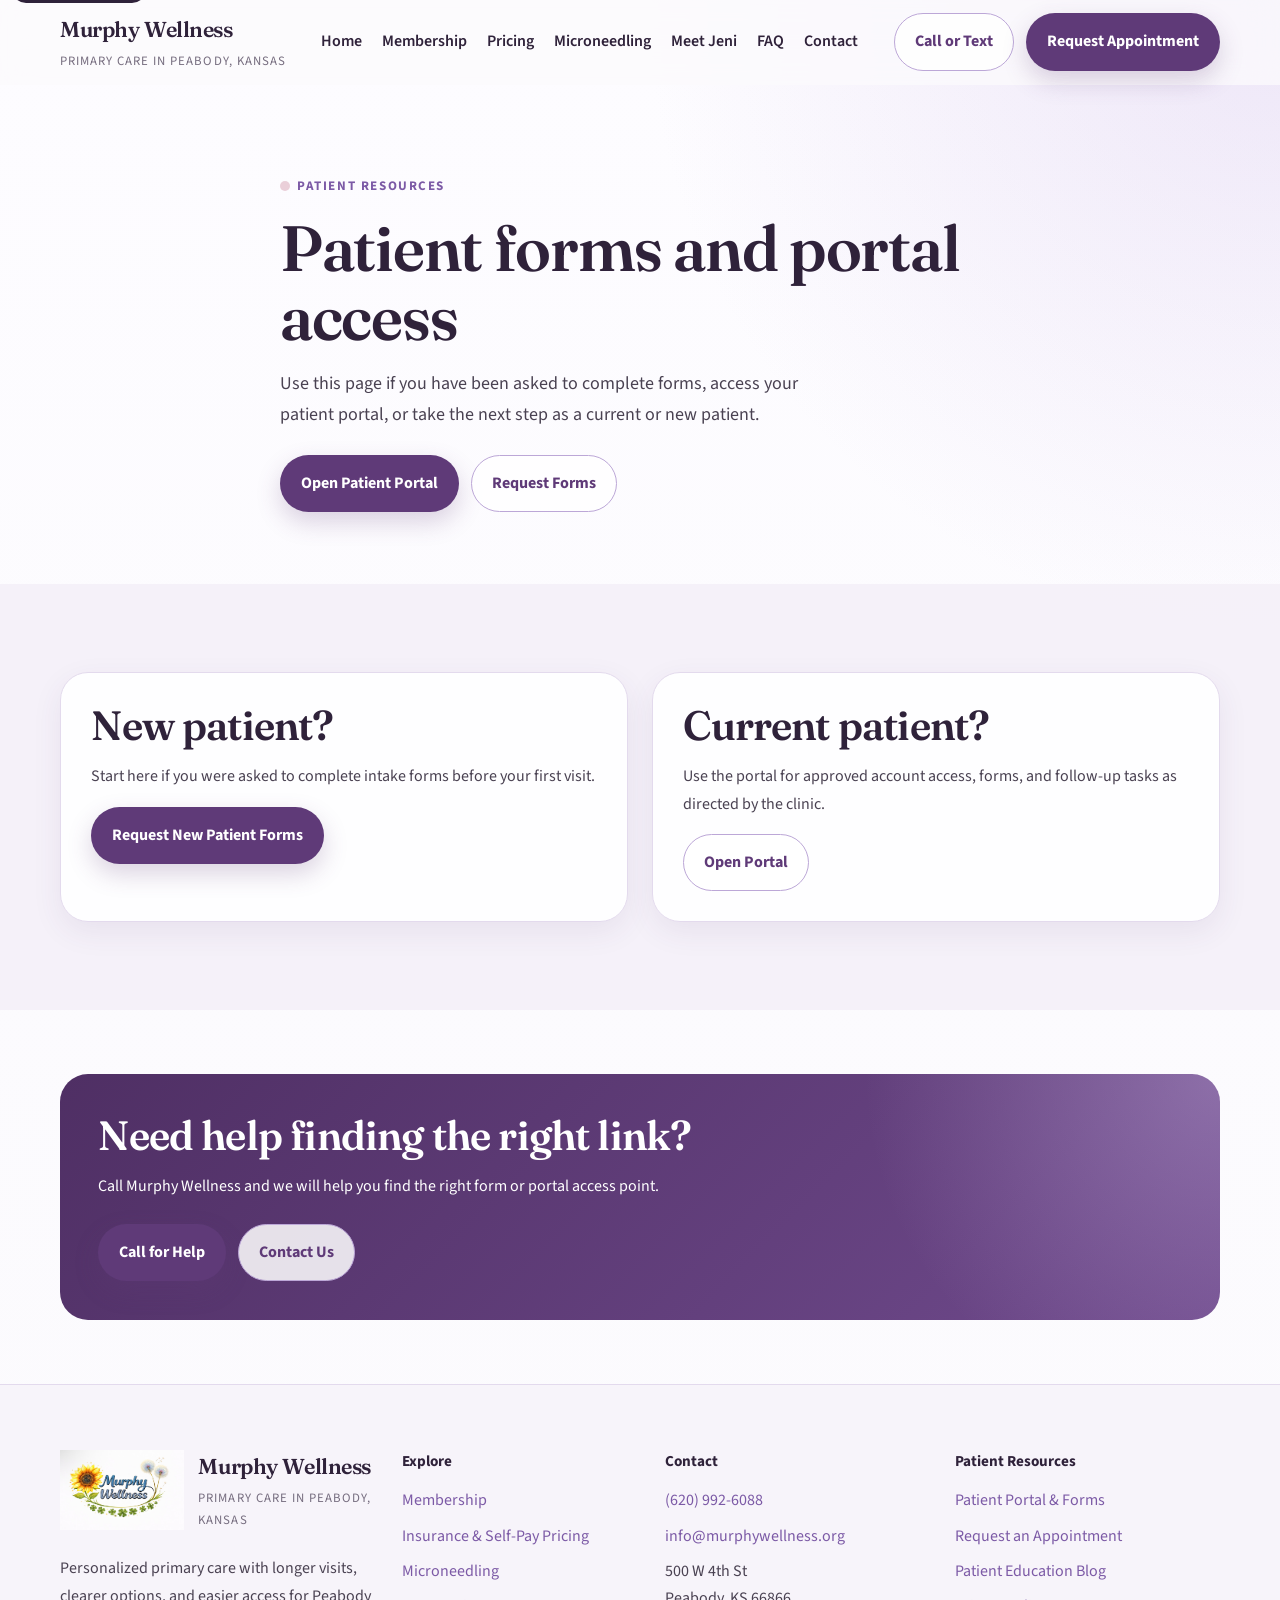
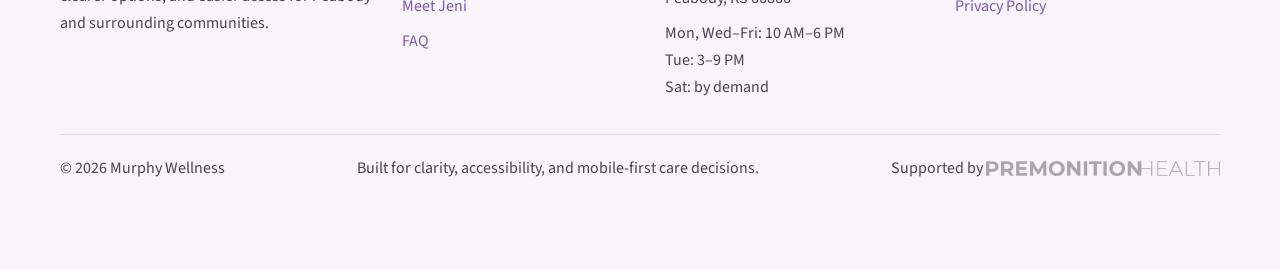
<file: patient-portal.html>
<!DOCTYPE html>
<html lang="en">
<head>
  <!-- Google tag (gtag.js) -->
  <script async src="https://www.googletagmanager.com/gtag/js?id=G-WLHS6NM4GN"></script>
  <script>
    window.dataLayer = window.dataLayer || [];
    function gtag(){dataLayer.push(arguments);}
    gtag('js', new Date());
    gtag('config', 'G-WLHS6NM4GN');
  </script>
  <meta charset="utf-8">
  <meta name="viewport" content="width=device-width, initial-scale=1">
  <title>Patient Portal and Forms | Murphy Wellness</title>
  <meta name="description" content="Access patient forms and portal links for Murphy Wellness.">
  <meta name="theme-color" content="#5f3a78">
  <link rel="icon" type="image/jpeg" href="assets/img/murphy-wellness-logo.jpg">
  <link rel="apple-touch-icon" href="assets/img/murphy-wellness-logo.jpg">
  <link rel="manifest" href="site.webmanifest">
  <link rel="preconnect" href="https://fonts.googleapis.com">
  <link rel="preconnect" href="https://fonts.gstatic.com" crossorigin>
  <link href="https://fonts.googleapis.com/css2?family=Fraunces:wght@600&family=Source+Sans+3:wght@400;600;700&display=swap" rel="stylesheet">
  <link rel="stylesheet" href="assets/css/styles.css">
  <link rel="canonical" href="https://murphywellness.org/patient-portal.html">
  <meta name="referrer" content="strict-origin-when-cross-origin">
  <meta property="og:type" content="website">
  <meta property="og:url" content="https://murphywellness.org/patient-portal.html">
  <meta property="og:title" content="Patient Portal & Forms | Murphy Wellness – Peabody, KS">
  <meta property="og:description" content="Access patient forms and portal links for Murphy Wellness.">
  <meta property="og:image" content="https://murphywellness.org/assets/img/murphy-wellness-logo.jpg">
  <meta property="og:site_name" content="Murphy Wellness">
  <meta property="og:locale" content="en_US">
</head>
<body>
  <a class="skip-link" href="#main">Skip to content</a>
  <header class="site-header" data-header>
    <div class="container header-inner">
      <a class="brand" href="index.html">
        <img class="brand-logo" src="assets/img/murphy-wellness-logo.jpg" alt="Murphy Wellness logo">
        <span class="brand-text">
          <span class="brand-mark">Murphy Wellness</span>
          <span class="brand-sub">Primary Care in Peabody, Kansas</span>
        </span>
      </a>
      <nav class="desktop-nav" aria-label="Primary">
        <a href="index.html">Home</a>
        <a href="membership.html">Membership</a>
        <a href="pricing.html">Pricing</a>
        <a href="microneedling.html">Microneedling</a>
        <a href="meet-jeni.html">Meet Jeni</a>
        <a href="faq.html">FAQ</a>
        <a href="contact.html">Contact</a>
      </nav>
      <div class="header-actions">
        <a class="button button-secondary" href="tel:16209926088">Call or Text</a>
        <a class="button button-primary" href="contact.html">Request Appointment</a>
        <button class="nav-toggle" type="button" aria-expanded="false" aria-controls="mobile-drawer" data-menu-toggle>
          <span class="nav-toggle-line"></span>
          <span class="sr-only">Open menu</span>
        </button>
      </div>
    </div>
  </header>

  <div class="mobile-drawer" id="mobile-drawer" aria-hidden="true" data-mobile-drawer>
    <div class="mobile-drawer-backdrop" data-menu-backdrop></div>
    <div class="mobile-drawer-panel">
      <div class="mobile-drawer-top">
        <strong>Menu</strong>
        <button class="drawer-close" type="button" data-menu-close>Close</button>
      </div>
      <a class="button button-primary" href="contact.html">Request Appointment</a>
      <a class="button button-secondary" href="tel:16209926088">Call or Text</a>
      <nav class="mobile-nav" aria-label="Mobile">
        <a href="index.html">Home</a>
        <a href="membership.html">Membership</a>
        <a href="pricing.html">Pricing</a>
        <a href="microneedling.html">Microneedling</a>
        <a href="meet-jeni.html">Meet Jeni</a>
        <a href="faq.html">FAQ</a>
        <a href="contact.html">Contact</a>
        <a href="patient-portal.html" aria-current="page">Patient Portal</a>
      </nav>
    </div>
  </div>

  <main id="main">
    <section class="page-hero">
      <div class="container narrow" data-reveal>
        <span class="eyebrow">Patient resources</span>
        <h1>Patient forms and portal access</h1>
        <p class="lead">Use this page if you have been asked to complete forms, access your patient portal, or take the next step as a current or new patient.</p>
        <div class="hero-actions">
          <a class="button button-primary" href="https://portal.kareo.com/pp-webapp/app/new/login" target="_blank" rel="noopener noreferrer">Open Patient Portal</a>
          <a class="button button-secondary" href="contact.html">Request Forms</a>
        </div>
      </div>
    </section>

    <section class="section alt">
      <div class="container grid-2">
        <article class="card" data-reveal>
          <h2>New patient?</h2>
          <p>Start here if you were asked to complete intake forms before your first visit.</p>
          <a class="button button-primary" href="contact.html">Request New Patient Forms</a>
        </article>
        <article class="card" data-reveal>
          <h2>Current patient?</h2>
          <p>Use the portal for approved account access, forms, and follow-up tasks as directed by the clinic.</p>
          <a class="button button-secondary" href="https://portal.kareo.com/pp-webapp/app/new/login" target="_blank" rel="noopener noreferrer">Open Portal</a>
        </article>
      </div>
    </section>

    <section class="section tight">
      <div class="container">
        <div class="cta-band" data-reveal>
          <h2>Need help finding the right link?</h2>
          <p>Call Murphy Wellness and we will help you find the right form or portal access point.</p>
          <div class="section-actions">
            <a class="button button-primary" href="tel:16209926088">Call for Help</a>
            <a class="button button-secondary" href="contact.html">Contact Us</a>
          </div>
        </div>
      </div>
    </section>
  </main>

  <footer class="site-footer">
    <div class="container">
      <div class="footer-grid">
        <div>
          <a class="brand" href="index.html">
            <img loading="lazy" class="brand-logo" src="assets/img/murphy-wellness-logo.jpg" alt="Murphy Wellness logo">
            <span class="brand-text">
              <span class="brand-mark">Murphy Wellness</span>
              <span class="brand-sub">Primary Care in Peabody, Kansas</span>
            </span>
          </a>
          <p>Personalized primary care with longer visits, clearer options, and easier access for Peabody and surrounding communities.</p>
        </div>
        <div>
          <div class="footer-title">Explore</div>
          <div class="footer-links">
            <a href="membership.html">Membership</a>
            <a href="pricing.html">Insurance &amp; Self-Pay Pricing</a>
            <a href="microneedling.html">Microneedling</a>
        <a href="meet-jeni.html">Meet Jeni</a>
            <a href="faq.html">FAQ</a>
          </div>
        </div>
        <div>
          <div class="footer-title">Contact</div>
          <div class="footer-links">
            <a href="tel:16209926088">(620) 992-6088</a>
            <a href="mailto:info@murphywellness.org">info@murphywellness.org</a>
            <span>500 W 4th St<br>Peabody, KS 66866</span>
            <span>Mon, Wed–Fri: 10 AM–6 PM<br>Tue: 3–9 PM<br>Sat: by demand</span>
          </div>
        </div>
        <div>
          <div class="footer-title">Patient Resources</div>
          <div class="footer-links">
            <a href="patient-portal.html">Patient Portal &amp; Forms</a>
            <a href="contact.html">Request an Appointment</a>
            <a href="https://premonition.health/blog/" target="_blank" rel="noopener noreferrer">Patient Education Blog</a>
            <a href="privacy-policy.html">Privacy Policy</a>
          </div>
        </div>
      </div>
      <div class="footer-bottom">
        <span>&copy; <span data-year></span> Murphy Wellness</span>
        <span>Built for clarity, accessibility, and mobile-first care decisions.</span>
        <span>Supported by&nbsp;<a href="https://premonition.health" target="_blank" rel="noopener noreferrer" style="display:inline-flex;align-items:center;opacity:0.65;vertical-align:middle;"><img loading="lazy" src="assets/img/premonition-health-logo.png" alt="Premonition Health" style="height:15px;width:auto;filter:grayscale(1);"></a></span>
      </div>
    </div>
  </footer>

  <div class="sticky-mobile-cta">
    <a class="button button-secondary" href="tel:16209926088">Call/Text</a>
    <a class="button button-primary" href="contact.html">Need Help</a>
  </div>

  <script src="assets/js/site.js" defer></script>
</body>
</html>
</file>
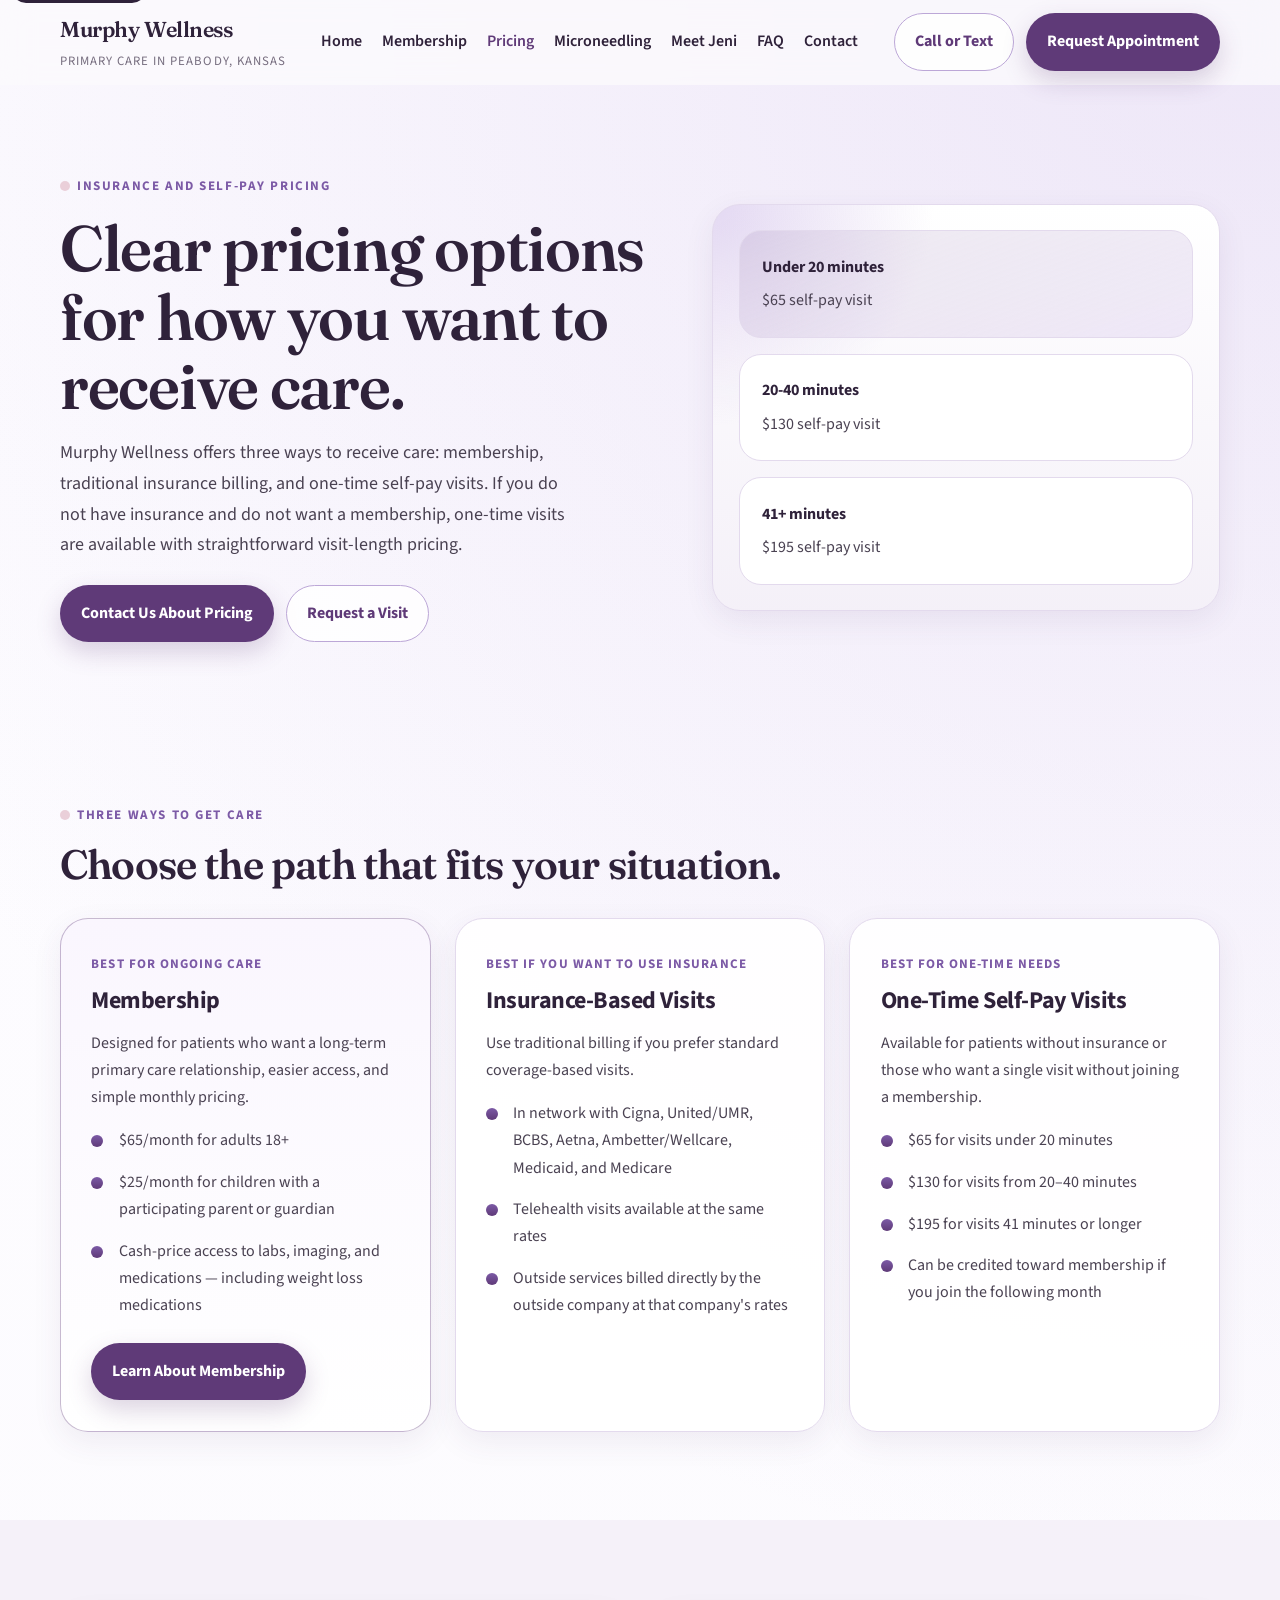
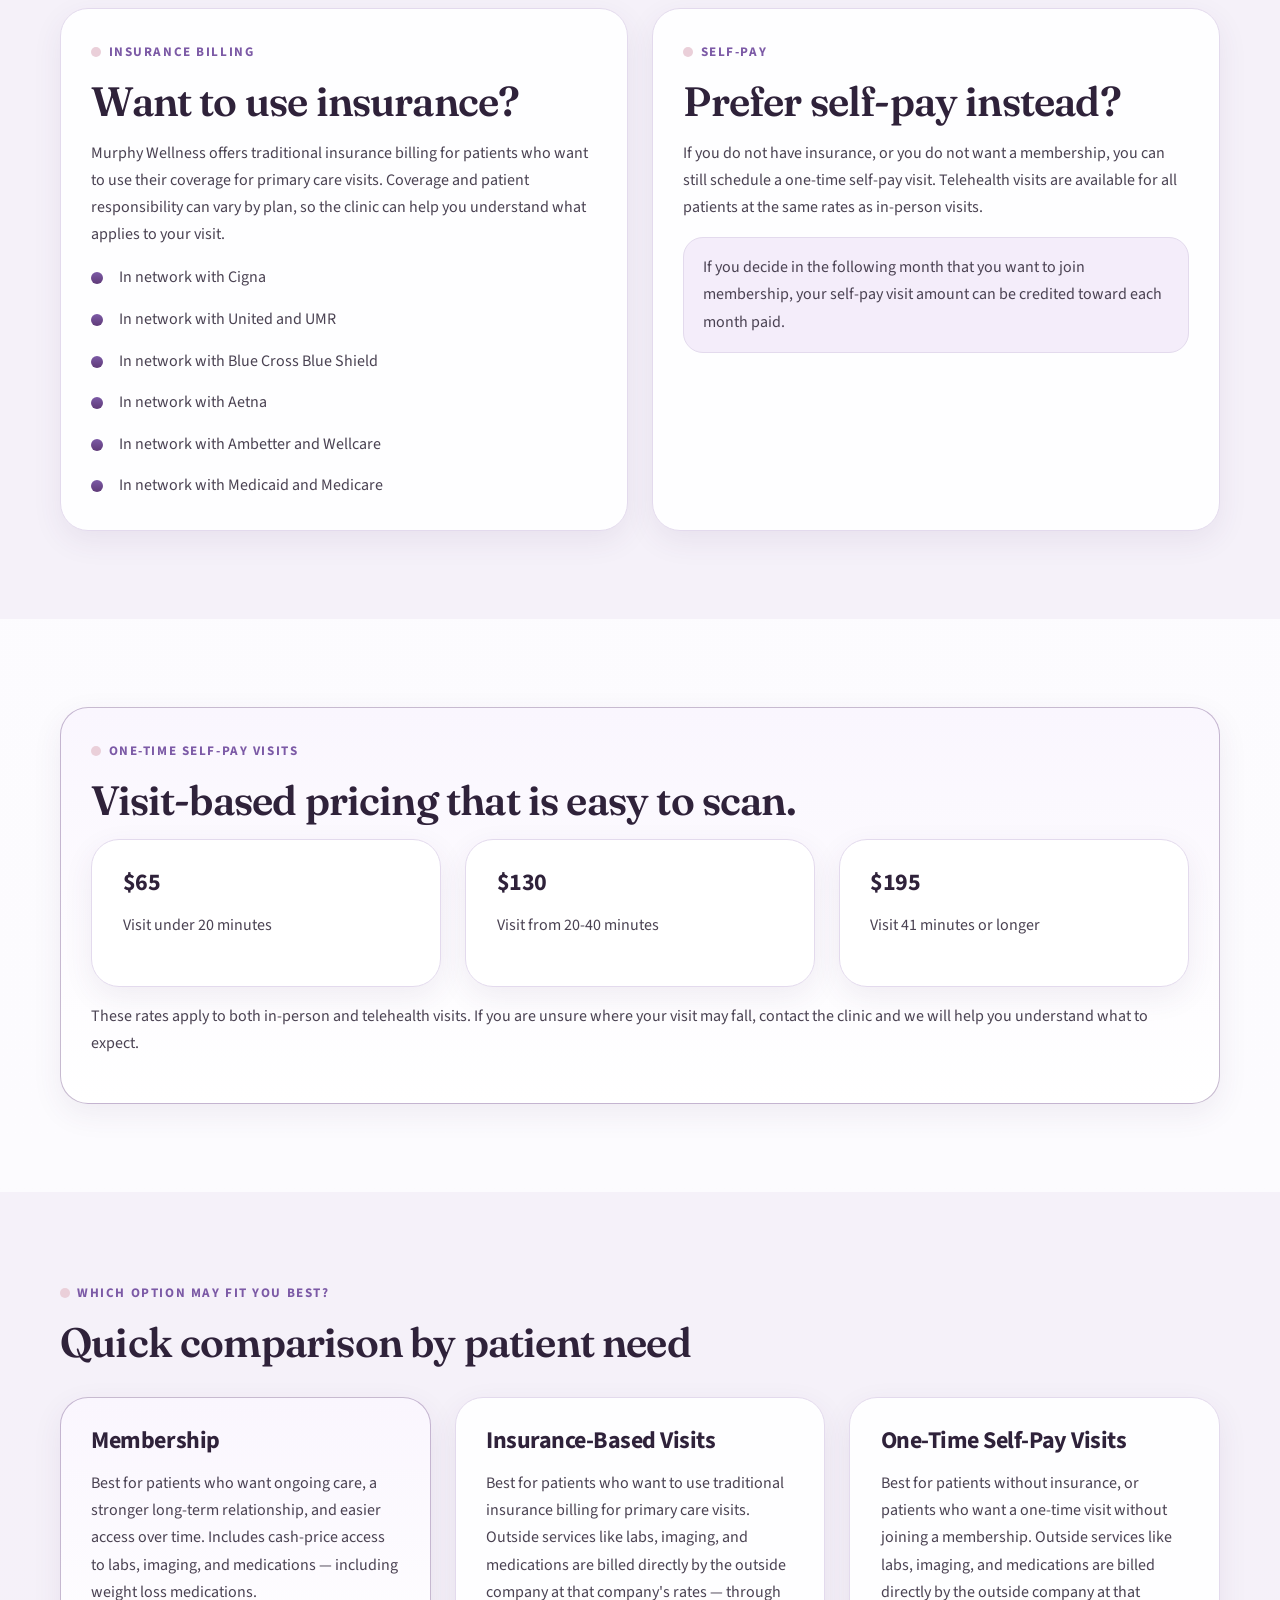
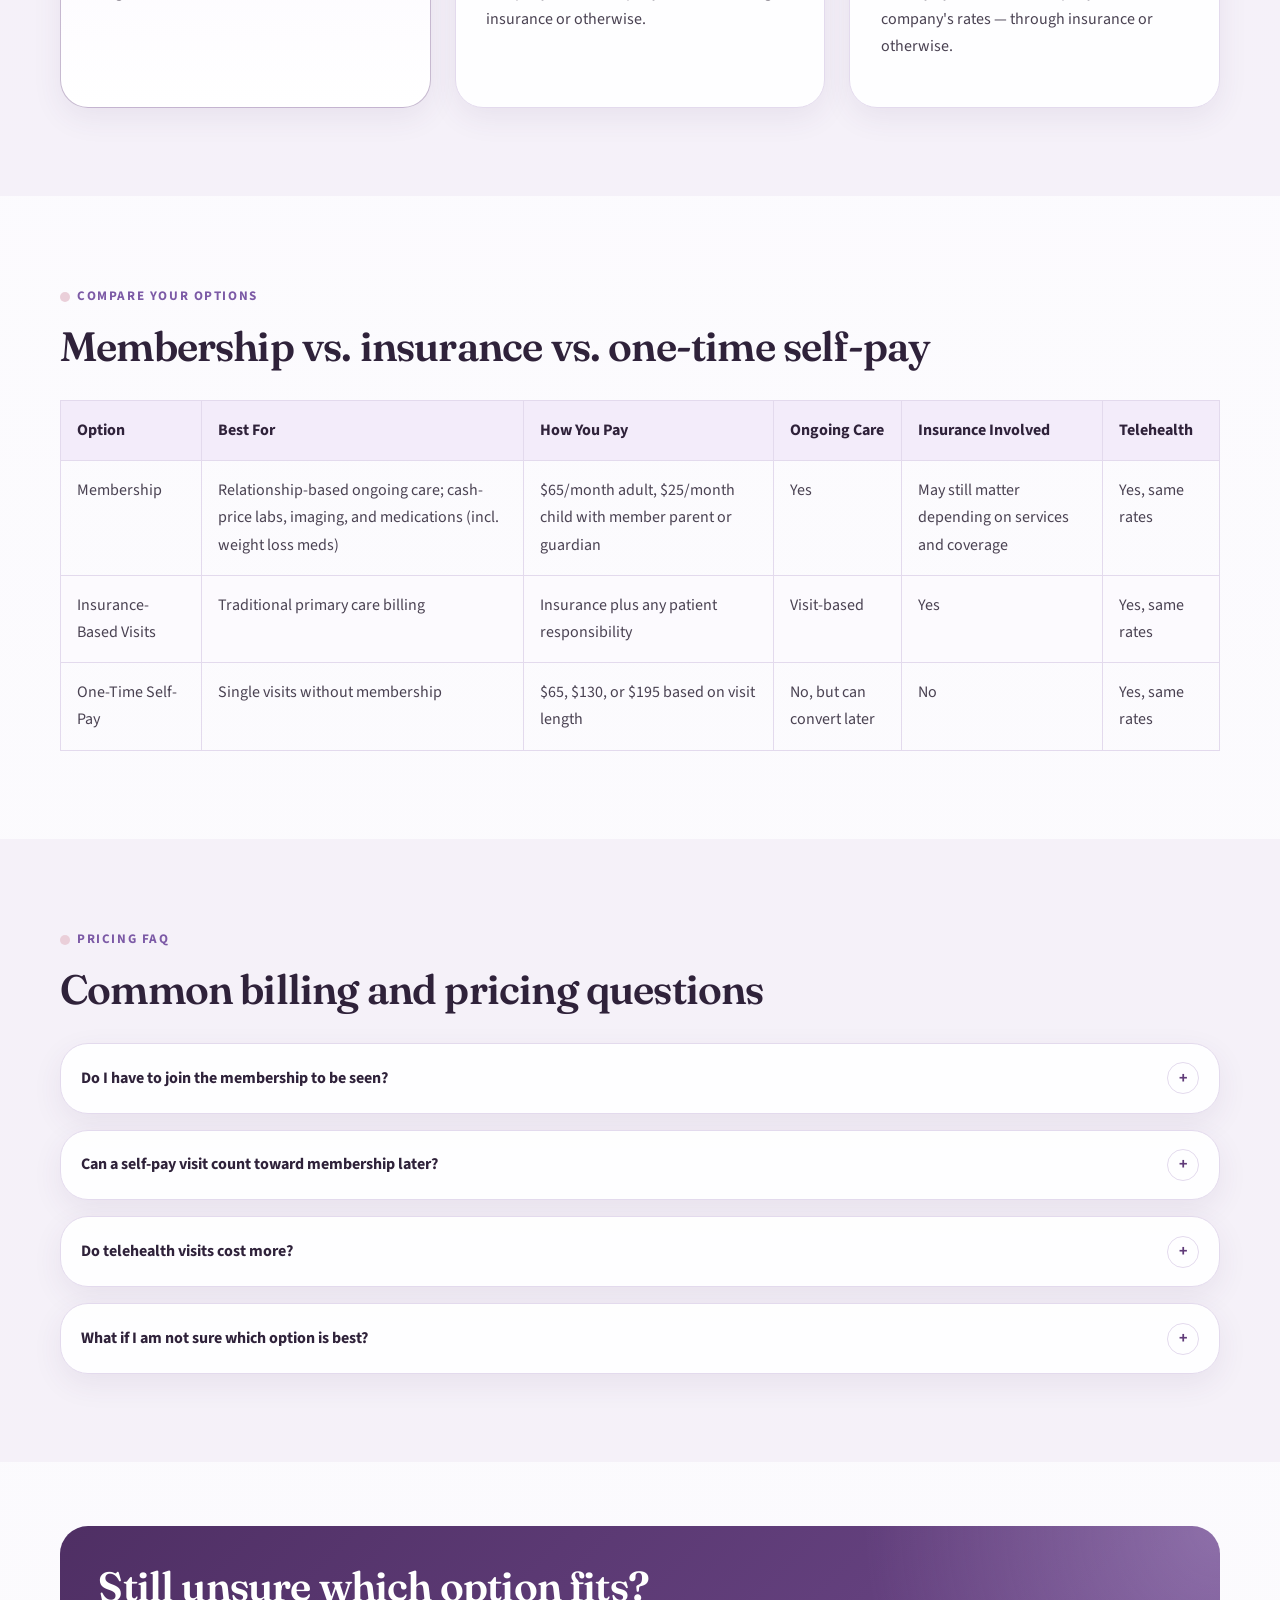
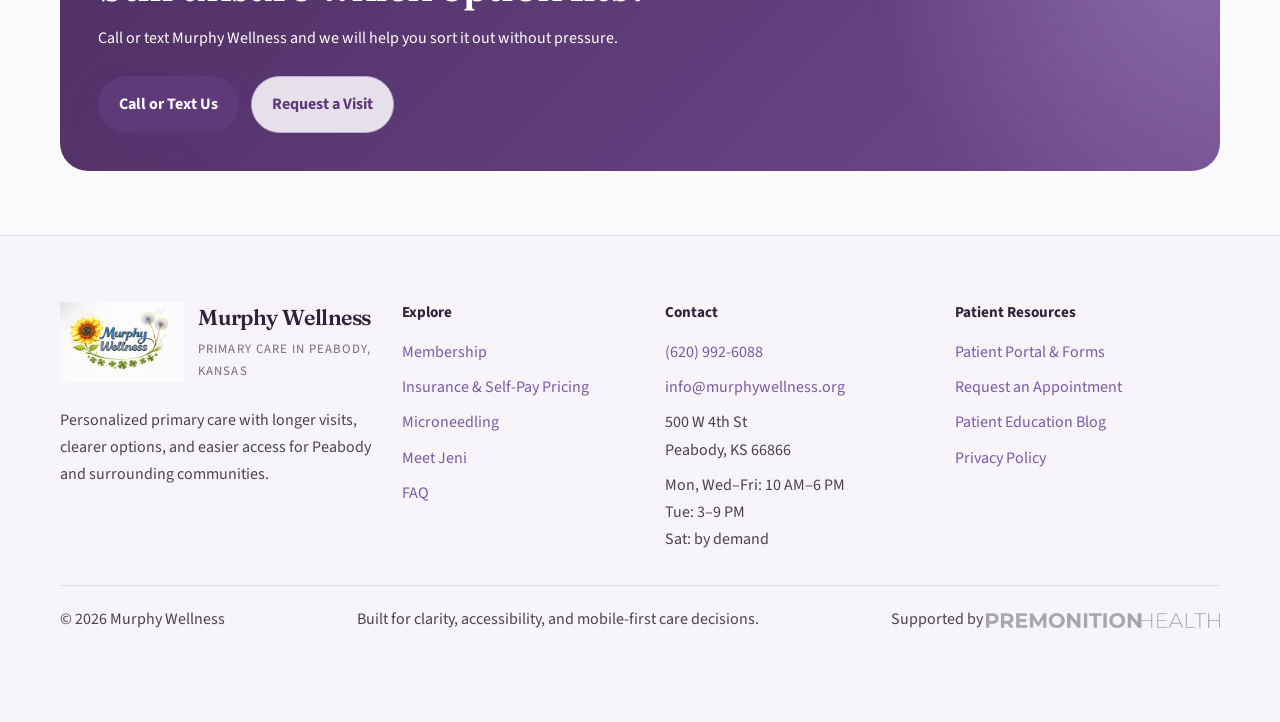
<file: pricing.html>
<!DOCTYPE html>
<html lang="en">
<head>
  <!-- Google tag (gtag.js) -->
  <script async src="https://www.googletagmanager.com/gtag/js?id=G-WLHS6NM4GN"></script>
  <script>
    window.dataLayer = window.dataLayer || [];
    function gtag(){dataLayer.push(arguments);}
    gtag('js', new Date());
    gtag('config', 'G-WLHS6NM4GN');
  </script>
  <meta charset="utf-8">
  <meta name="viewport" content="width=device-width, initial-scale=1">
  <title>Insurance and Self-Pay Pricing | Murphy Wellness</title>
  <meta name="description" content="Compare Murphy Wellness membership, insurance-based visits, and one-time self-pay visits. Self-pay visits are $65, $130, or $195 based on visit length.">
  <meta name="theme-color" content="#5f3a78">
  <link rel="icon" type="image/jpeg" href="assets/img/murphy-wellness-logo.jpg">
  <link rel="apple-touch-icon" href="assets/img/murphy-wellness-logo.jpg">
  <link rel="manifest" href="site.webmanifest">
  <link rel="preconnect" href="https://fonts.googleapis.com">
  <link rel="preconnect" href="https://fonts.gstatic.com" crossorigin>
  <link href="https://fonts.googleapis.com/css2?family=Fraunces:wght@600&family=Source+Sans+3:wght@400;600;700&display=swap" rel="stylesheet">
  <link rel="stylesheet" href="assets/css/styles.css">
  <script type="application/ld+json">
  {
    "@context": "https://schema.org",
    "@type": "FAQPage",
    "mainEntity": [
      {
        "@type": "Question",
        "name": "Do I have to join the membership to be seen?",
        "acceptedAnswer": {
          "@type": "Answer",
          "text": "No. One-time self-pay visits and insurance-based visits are also available."
        }
      },
      {
        "@type": "Question",
        "name": "Can a self-pay visit count toward membership later?",
        "acceptedAnswer": {
          "@type": "Answer",
          "text": "Yes. If you convert to membership in the following month, your self-pay visit amount can be credited toward each month paid."
        }
      },
      {
        "@type": "Question",
        "name": "Do telehealth visits cost more?",
        "acceptedAnswer": {
          "@type": "Answer",
          "text": "No. Telehealth visits are available for all patients at the same rates."
        }
      },
      {
        "@type": "Question",
        "name": "What if I am not sure which option is best?",
        "acceptedAnswer": {
          "@type": "Answer",
          "text": "Call, text, or message the clinic and we will help you sort through the best fit for your situation."
        }
      }
    ]
  }
  </script>
  <link rel="canonical" href="https://murphywellness.org/pricing.html">
  <meta name="referrer" content="strict-origin-when-cross-origin">
  <meta property="og:type" content="website">
  <meta property="og:url" content="https://murphywellness.org/pricing.html">
  <meta property="og:title" content="Pricing | Murphy Wellness – Peabody, KS">
  <meta property="og:description" content="Compare Murphy Wellness membership, insurance-based visits, and one-time self-pay visits. Self-pay visits are $65, $130, or $195 based on visit length.">
  <meta property="og:image" content="https://murphywellness.org/assets/img/murphy-wellness-logo.jpg">
  <meta property="og:site_name" content="Murphy Wellness">
  <meta property="og:locale" content="en_US">
</head>
<body>
  <a class="skip-link" href="#main">Skip to content</a>
  <header class="site-header" data-header>
    <div class="container header-inner">
      <a class="brand" href="index.html">
        <img class="brand-logo" src="assets/img/murphy-wellness-logo.jpg" alt="Murphy Wellness logo">
        <span class="brand-text">
          <span class="brand-mark">Murphy Wellness</span>
          <span class="brand-sub">Primary Care in Peabody, Kansas</span>
        </span>
      </a>
      <nav class="desktop-nav" aria-label="Primary">
        <a href="index.html">Home</a>
        <a href="membership.html">Membership</a>
        <a href="pricing.html" aria-current="page">Pricing</a>
        <a href="microneedling.html">Microneedling</a>
        <a href="meet-jeni.html">Meet Jeni</a>
        <a href="faq.html">FAQ</a>
        <a href="contact.html">Contact</a>
      </nav>
      <div class="header-actions">
        <a class="button button-secondary" href="tel:16209926088">Call or Text</a>
        <a class="button button-primary" href="contact.html">Request Appointment</a>
        <button class="nav-toggle" type="button" aria-expanded="false" aria-controls="mobile-drawer" data-menu-toggle>
          <span class="nav-toggle-line"></span>
          <span class="sr-only">Open menu</span>
        </button>
      </div>
    </div>
  </header>

  <div class="mobile-drawer" id="mobile-drawer" aria-hidden="true" data-mobile-drawer>
    <div class="mobile-drawer-backdrop" data-menu-backdrop></div>
    <div class="mobile-drawer-panel">
      <div class="mobile-drawer-top">
        <strong>Menu</strong>
        <button class="drawer-close" type="button" data-menu-close>Close</button>
      </div>
      <a class="button button-primary" href="contact.html">Request Appointment</a>
      <a class="button button-secondary" href="tel:16209926088">Call or Text</a>
      <nav class="mobile-nav" aria-label="Mobile">
        <a href="index.html">Home</a>
        <a href="membership.html">Membership</a>
        <a href="pricing.html" aria-current="page">Pricing</a>
        <a href="microneedling.html">Microneedling</a>
        <a href="meet-jeni.html">Meet Jeni</a>
        <a href="faq.html">FAQ</a>
        <a href="contact.html">Contact</a>
        <a href="patient-portal.html">Patient Portal</a>
      </nav>
    </div>
  </div>

  <main id="main">
    <section class="page-hero">
      <div class="container hero-shell">
        <div data-reveal>
          <span class="eyebrow">Insurance and self-pay pricing</span>
          <h1>Clear pricing options for how you want to receive care.</h1>
          <p class="lead">Murphy Wellness offers three ways to receive care: membership, traditional insurance billing, and one-time self-pay visits. If you do not have insurance and do not want a membership, one-time visits are available with straightforward visit-length pricing.</p>
          <div class="hero-actions">
            <a class="button button-primary" href="contact.html">Contact Us About Pricing</a>
            <a class="button button-secondary" href="contact.html">Request a Visit</a>
          </div>
        </div>
        <div class="hero-visual" data-reveal>
          <div class="visual-stack">
            <div class="visual-card featured">
              <strong>Under 20 minutes</strong>
              <span>$65 self-pay visit</span>
            </div>
            <div class="visual-card">
              <strong>20-40 minutes</strong>
              <span>$130 self-pay visit</span>
            </div>
            <div class="visual-card">
              <strong>41+ minutes</strong>
              <span>$195 self-pay visit</span>
            </div>
          </div>
        </div>
      </div>
    </section>

    <section class="section">
      <div class="container">
        <div class="section-head" data-reveal>
          <span class="eyebrow">Three ways to get care</span>
          <h2>Choose the path that fits your situation.</h2>
        </div>
        <div class="grid-3">
          <article class="card featured-card" data-reveal>
            <span class="mini-label">Best for ongoing care</span>
            <h3>Membership</h3>
            <p>Designed for patients who want a long-term primary care relationship, easier access, and simple monthly pricing.</p>
            <ul class="check-list">
              <li>$65/month for adults 18+</li>
              <li>$25/month for children with a participating parent or guardian</li>
              <li>Cash-price access to labs, imaging, and medications — including weight loss medications</li>
            </ul>
            <div class="option-actions">
              <a class="button button-primary" href="membership.html">Learn About Membership</a>
            </div>
          </article>
          <article class="card" data-reveal>
            <span class="mini-label">Best if you want to use insurance</span>
            <h3>Insurance-Based Visits</h3>
            <p>Use traditional billing if you prefer standard coverage-based visits.</p>
            <ul class="check-list">
              <li>In network with Cigna, United/UMR, BCBS, Aetna, Ambetter/Wellcare, Medicaid, and Medicare</li>
              <li>Telehealth visits available at the same rates</li>
              <li>Outside services billed directly by the outside company at that company's rates</li>
            </ul>
          </article>
          <article class="card" data-reveal>
            <span class="mini-label">Best for one-time needs</span>
            <h3>One-Time Self-Pay Visits</h3>
            <p>Available for patients without insurance or those who want a single visit without joining a membership.</p>
            <ul class="check-list">
              <li>$65 for visits under 20 minutes</li>
              <li>$130 for visits from 20–40 minutes</li>
              <li>$195 for visits 41 minutes or longer</li>
              <li>Can be credited toward membership if you join the following month</li>
            </ul>
          </article>
        </div>
      </div>
    </section>

    <section class="section alt">
      <div class="container grid-2">
        <article class="section-panel" data-reveal>
          <span class="eyebrow">Insurance billing</span>
          <h2>Want to use insurance?</h2>
          <p>Murphy Wellness offers traditional insurance billing for patients who want to use their coverage for primary care visits. Coverage and patient responsibility can vary by plan, so the clinic can help you understand what applies to your visit.</p>
          <ul class="check-list">
            <li>In network with Cigna</li>
            <li>In network with United and UMR</li>
            <li>In network with Blue Cross Blue Shield</li>
            <li>In network with Aetna</li>
            <li>In network with Ambetter and Wellcare</li>
            <li>In network with Medicaid and Medicare</li>
          </ul>
        </article>
        <article class="section-panel" data-reveal>
          <span class="eyebrow">Self-pay</span>
          <h2>Prefer self-pay instead?</h2>
          <p>If you do not have insurance, or you do not want a membership, you can still schedule a one-time self-pay visit. Telehealth visits are available for all patients at the same rates as in-person visits.</p>
          <div class="notice">
            If you decide in the following month that you want to join membership, your self-pay visit amount can be credited toward each month paid.
          </div>
        </article>
      </div>
    </section>

    <section class="section">
      <div class="container">
        <div class="pricing-panel featured-card" data-reveal>
          <span class="eyebrow">One-time self-pay visits</span>
          <h2>Visit-based pricing that is easy to scan.</h2>
          <div class="grid-3">
            <div class="metric-card">
              <h3>$65</h3>
              <p>Visit under 20 minutes</p>
            </div>
            <div class="metric-card">
              <h3>$130</h3>
              <p>Visit from 20-40 minutes</p>
            </div>
            <div class="metric-card">
              <h3>$195</h3>
              <p>Visit 41 minutes or longer</p>
            </div>
          </div>
          <p>These rates apply to both in-person and telehealth visits. If you are unsure where your visit may fall, contact the clinic and we will help you understand what to expect.</p>
        </div>
      </div>
    </section>

    <section class="section alt">
      <div class="container">
        <div class="section-head" data-reveal>
          <span class="eyebrow">Which option may fit you best?</span>
          <h2>Quick comparison by patient need</h2>
        </div>
        <div class="grid-3">
          <article class="card featured-card" data-reveal>
            <h3>Membership</h3>
            <p>Best for patients who want ongoing care, a stronger long-term relationship, and easier access over time. Includes cash-price access to labs, imaging, and medications — including weight loss medications.</p>
          </article>
          <article class="card" data-reveal>
            <h3>Insurance-Based Visits</h3>
            <p>Best for patients who want to use traditional insurance billing for primary care visits. Outside services like labs, imaging, and medications are billed directly by the outside company at that company's rates — through insurance or otherwise.</p>
          </article>
          <article class="card" data-reveal>
            <h3>One-Time Self-Pay Visits</h3>
            <p>Best for patients without insurance, or patients who want a one-time visit without joining a membership. Outside services like labs, imaging, and medications are billed directly by the outside company at that company's rates — through insurance or otherwise.</p>
          </article>
        </div>
      </div>
    </section>

    <section class="section">
      <div class="container">
        <div class="section-head" data-reveal>
          <span class="eyebrow">Compare your options</span>
          <h2>Membership vs. insurance vs. one-time self-pay</h2>
        </div>
        <div class="comparison-table-wrap" data-reveal>
          <table class="comparison-table">
            <thead>
              <tr>
                <th>Option</th>
                <th>Best For</th>
                <th>How You Pay</th>
                <th>Ongoing Care</th>
                <th>Insurance Involved</th>
                <th>Telehealth</th>
              </tr>
            </thead>
            <tbody>
              <tr>
                <td>Membership</td>
                <td>Relationship-based ongoing care; cash-price labs, imaging, and medications (incl. weight loss meds)</td>
                <td>$65/month adult, $25/month child with member parent or guardian</td>
                <td>Yes</td>
                <td>May still matter depending on services and coverage</td>
                <td>Yes, same rates</td>
              </tr>
              <tr>
                <td>Insurance-Based Visits</td>
                <td>Traditional primary care billing</td>
                <td>Insurance plus any patient responsibility</td>
                <td>Visit-based</td>
                <td>Yes</td>
                <td>Yes, same rates</td>
              </tr>
              <tr>
                <td>One-Time Self-Pay</td>
                <td>Single visits without membership</td>
                <td>$65, $130, or $195 based on visit length</td>
                <td>No, but can convert later</td>
                <td>No</td>
                <td>Yes, same rates</td>
              </tr>
            </tbody>
          </table>
        </div>
        <div class="comparison-cards">
          <article class="comparison-card" data-reveal>
            <h3>Membership</h3>
            <p><strong>Best for:</strong> relationship-based ongoing care</p>
            <p><strong>How you pay:</strong> $65/month adult, $25/month child with member parent or guardian</p>
            <p><strong>Telehealth:</strong> yes, same rates</p>
          </article>
          <article class="comparison-card" data-reveal>
            <h3>Insurance-Based Visits</h3>
            <p><strong>Best for:</strong> traditional primary care billing</p>
            <p><strong>How you pay:</strong> insurance plus any patient responsibility</p>
            <p><strong>Telehealth:</strong> yes, same rates</p>
          </article>
          <article class="comparison-card" data-reveal>
            <h3>One-Time Self-Pay</h3>
            <p><strong>Best for:</strong> single visits without membership</p>
            <p><strong>How you pay:</strong> $65, $130, or $195 based on visit length</p>
            <p><strong>Telehealth:</strong> yes, same rates</p>
          </article>
        </div>
      </div>
    </section>

    <section class="section alt">
      <div class="container">
        <div class="section-head" data-reveal>
          <span class="eyebrow">Pricing FAQ</span>
          <h2>Common billing and pricing questions</h2>
        </div>
        <div class="faq-group">
          <article class="faq-item" data-reveal>
            <button class="faq-trigger" type="button" aria-expanded="false" aria-controls="pricing-faq-1" data-accordion-trigger>
              <span>Do I have to join the membership to be seen?</span>
              <span class="faq-icon">+</span>
            </button>
            <div class="faq-panel" id="pricing-faq-1" hidden>
              <p>No. One-time self-pay visits and insurance-based visits are also available.</p>
            </div>
          </article>
          <article class="faq-item" data-reveal>
            <button class="faq-trigger" type="button" aria-expanded="false" aria-controls="pricing-faq-2" data-accordion-trigger>
              <span>Can a self-pay visit count toward membership later?</span>
              <span class="faq-icon">+</span>
            </button>
            <div class="faq-panel" id="pricing-faq-2" hidden>
              <p>Yes. If you convert to membership in the following month, the self-pay visit amount can be credited toward each month paid.</p>
            </div>
          </article>
          <article class="faq-item" data-reveal>
            <button class="faq-trigger" type="button" aria-expanded="false" aria-controls="pricing-faq-3" data-accordion-trigger>
              <span>Do telehealth visits cost more?</span>
              <span class="faq-icon">+</span>
            </button>
            <div class="faq-panel" id="pricing-faq-3" hidden>
              <p>No. Telehealth visits are available for all patients at the same rates.</p>
            </div>
          </article>
          <article class="faq-item" data-reveal>
            <button class="faq-trigger" type="button" aria-expanded="false" aria-controls="pricing-faq-4" data-accordion-trigger>
              <span>What if I am not sure which option is best?</span>
              <span class="faq-icon">+</span>
            </button>
            <div class="faq-panel" id="pricing-faq-4" hidden>
              <p>Call, text, or message the clinic and we will help you sort through the best fit for your situation.</p>
            </div>
          </article>
        </div>
      </div>
    </section>

    <section class="section tight">
      <div class="container">
        <div class="cta-band" data-reveal>
          <h2>Still unsure which option fits?</h2>
          <p>Call or text Murphy Wellness and we will help you sort it out without pressure.</p>
          <div class="section-actions">
            <a class="button button-primary" href="tel:16209926088">Call or Text Us</a>
            <a class="button button-secondary" href="contact.html">Request a Visit</a>
          </div>
        </div>
      </div>
    </section>
  </main>

  <footer class="site-footer">
    <div class="container">
      <div class="footer-grid">
        <div>
          <a class="brand" href="index.html">
            <img loading="lazy" class="brand-logo" src="assets/img/murphy-wellness-logo.jpg" alt="Murphy Wellness logo">
            <span class="brand-text">
              <span class="brand-mark">Murphy Wellness</span>
              <span class="brand-sub">Primary Care in Peabody, Kansas</span>
            </span>
          </a>
          <p>Personalized primary care with longer visits, clearer options, and easier access for Peabody and surrounding communities.</p>
        </div>
        <div>
          <div class="footer-title">Explore</div>
          <div class="footer-links">
            <a href="membership.html">Membership</a>
            <a href="pricing.html">Insurance &amp; Self-Pay Pricing</a>
            <a href="microneedling.html">Microneedling</a>
        <a href="meet-jeni.html">Meet Jeni</a>
            <a href="faq.html">FAQ</a>
          </div>
        </div>
        <div>
          <div class="footer-title">Contact</div>
          <div class="footer-links">
            <a href="tel:16209926088">(620) 992-6088</a>
            <a href="mailto:info@murphywellness.org">info@murphywellness.org</a>
            <span>500 W 4th St<br>Peabody, KS 66866</span>
            <span>Mon, Wed–Fri: 10 AM–6 PM<br>Tue: 3–9 PM<br>Sat: by demand</span>
          </div>
        </div>
        <div>
          <div class="footer-title">Patient Resources</div>
          <div class="footer-links">
            <a href="patient-portal.html">Patient Portal &amp; Forms</a>
            <a href="contact.html">Request an Appointment</a>
            <a href="https://premonition.health/blog/" target="_blank" rel="noopener noreferrer">Patient Education Blog</a>
            <a href="privacy-policy.html">Privacy Policy</a>
          </div>
        </div>
      </div>
      <div class="footer-bottom">
        <span>&copy; <span data-year></span> Murphy Wellness</span>
        <span>Built for clarity, accessibility, and mobile-first care decisions.</span>
        <span>Supported by&nbsp;<a href="https://premonition.health" target="_blank" rel="noopener noreferrer" style="display:inline-flex;align-items:center;opacity:0.65;vertical-align:middle;"><img loading="lazy" src="assets/img/premonition-health-logo.png" alt="Premonition Health" style="height:15px;width:auto;filter:grayscale(1);"></a></span>
      </div>
    </div>
  </footer>

  <div class="sticky-mobile-cta">
    <a class="button button-secondary" href="tel:16209926088">Call/Text</a>
    <a class="button button-primary" href="contact.html">Ask About Pricing</a>
  </div>

  <script src="assets/js/site.js" defer></script>
</body>
</html>
</file>
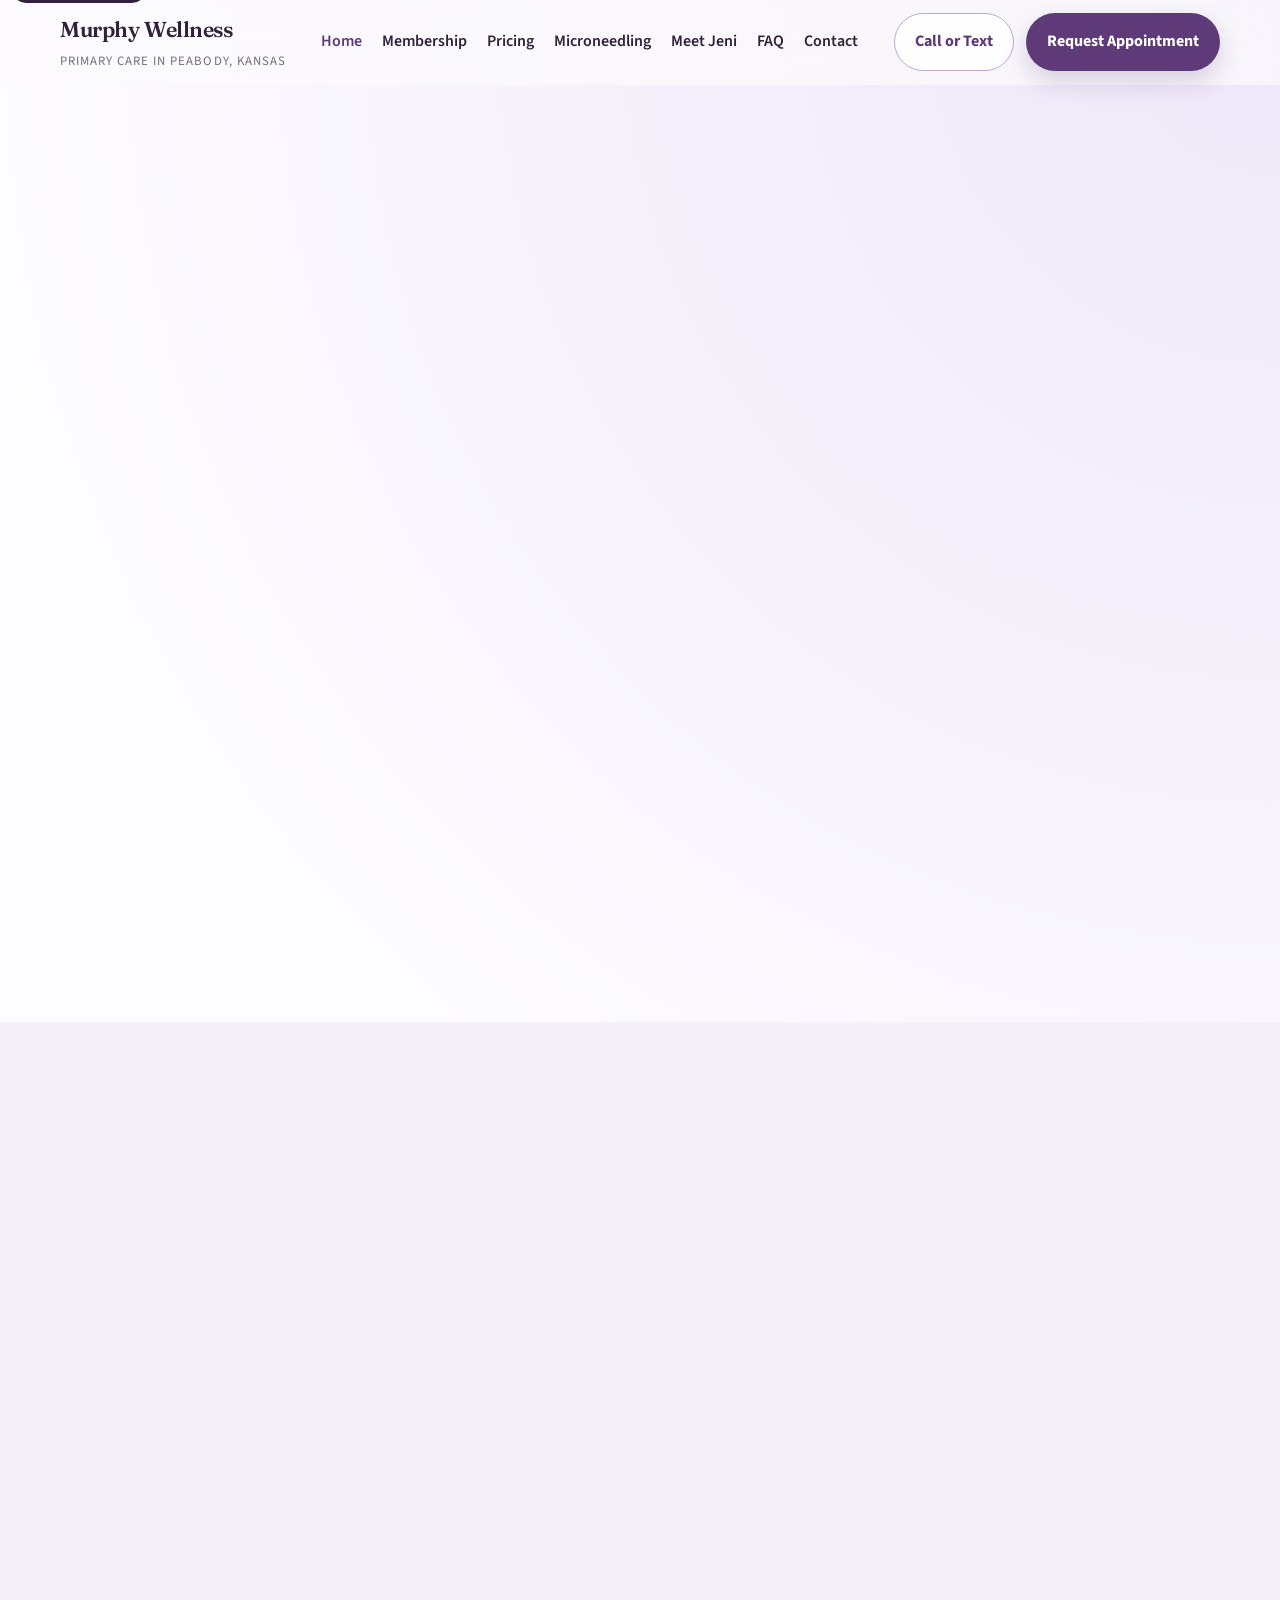
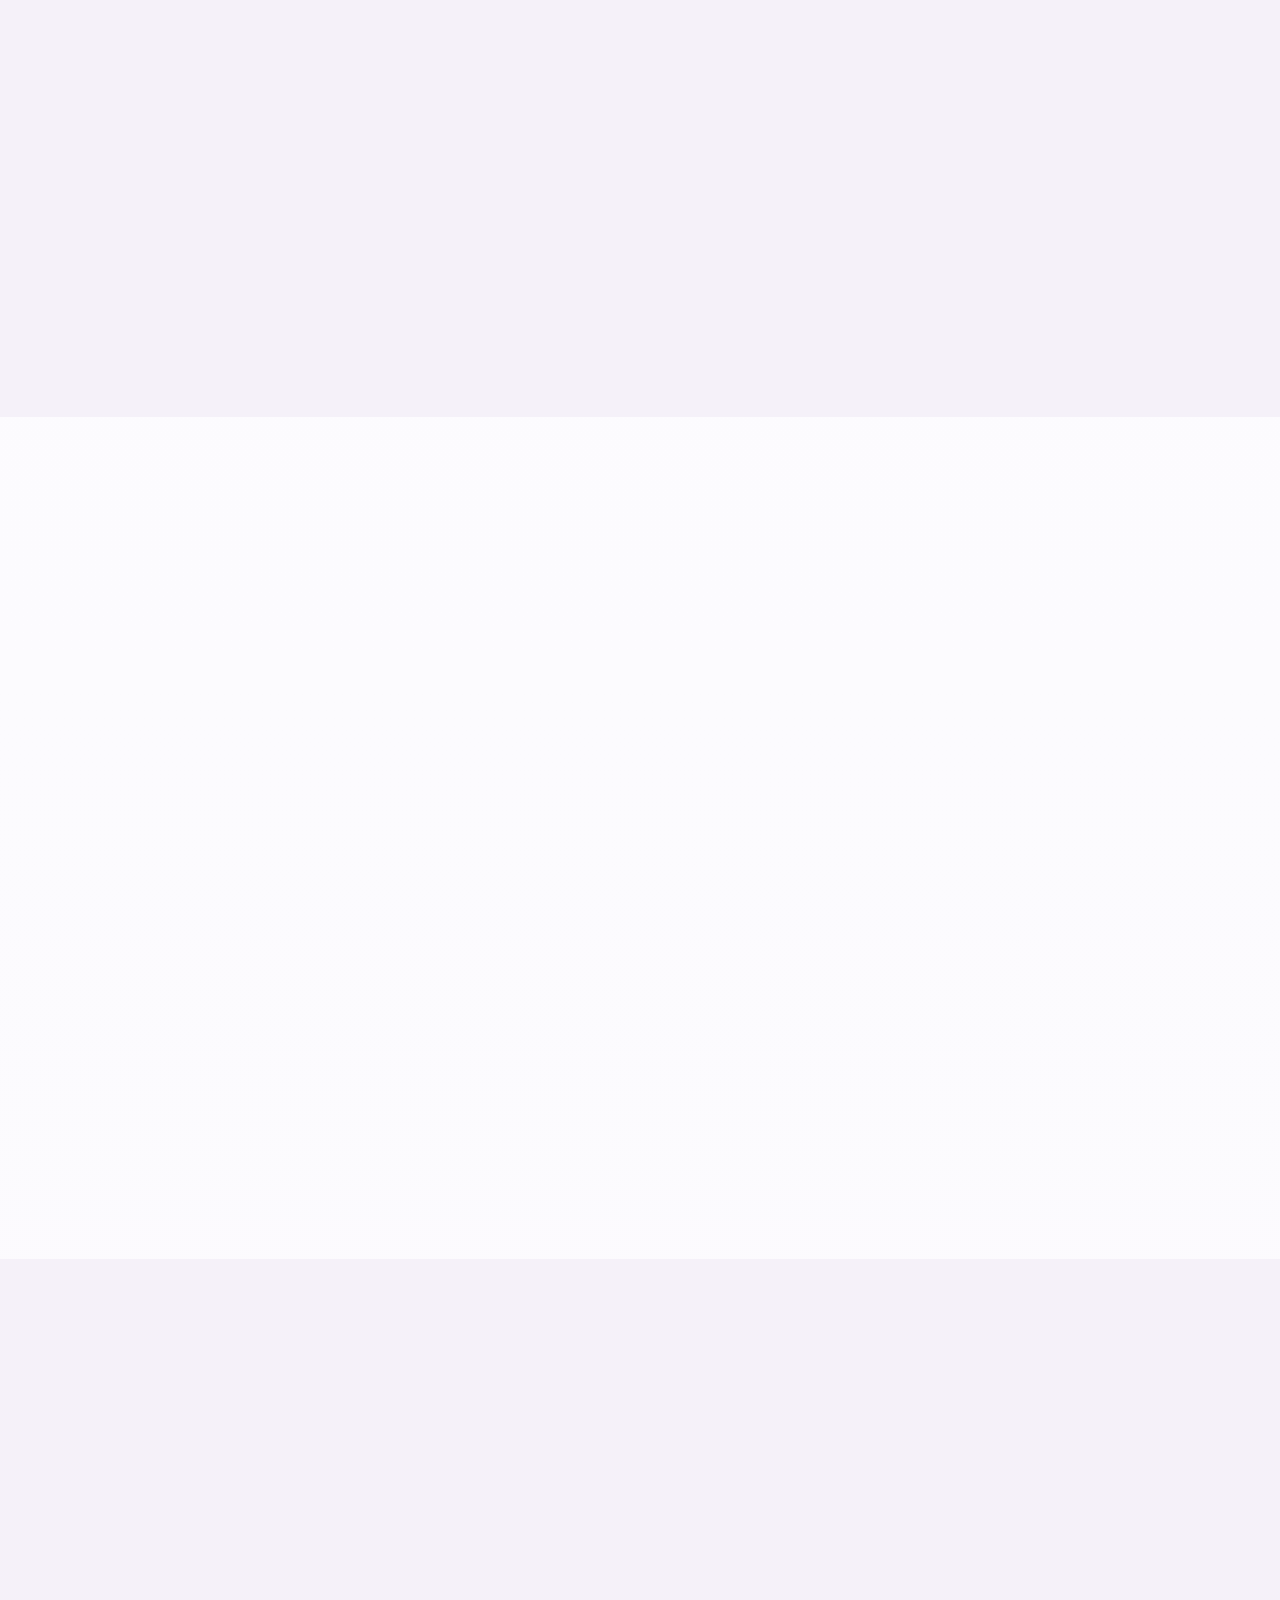
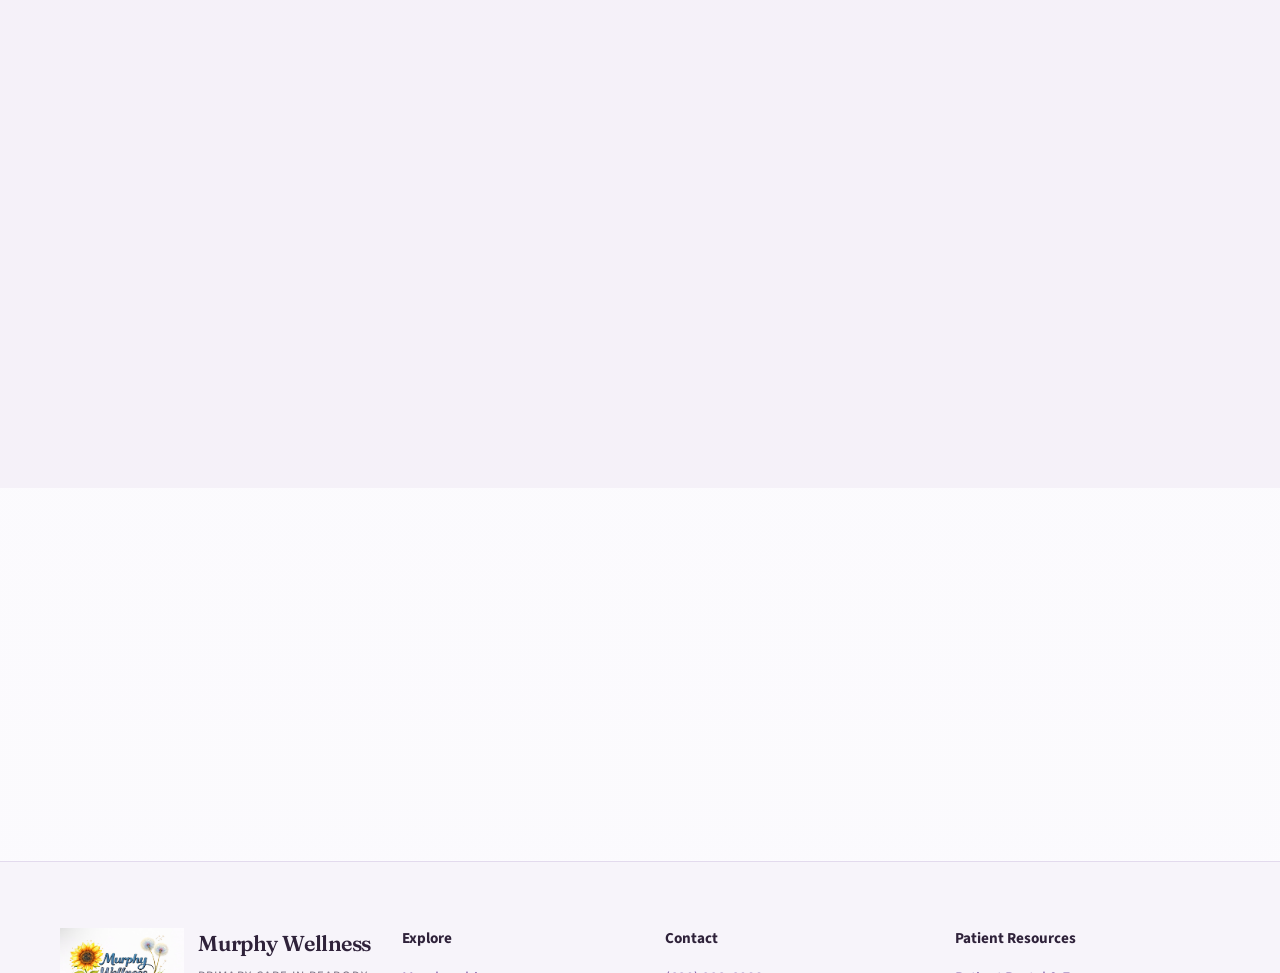
<file: primary-care.html>
<!DOCTYPE html>
<html lang="en">
<head>
  <!-- Google tag (gtag.js) -->
  <script async src="https://www.googletagmanager.com/gtag/js?id=G-WLHS6NM4GN"></script>
  <script>
    window.dataLayer = window.dataLayer || [];
    function gtag(){dataLayer.push(arguments);}
    gtag('js', new Date());
    gtag('config', 'G-WLHS6NM4GN');
  </script>
  <meta charset="utf-8">
  <meta http-equiv="refresh" content="0; url=index.html">
  <link rel="canonical" href="https://murphywellness.org/">
  <title>Redirecting – Murphy Wellness</title>
</head>
<body>
  <p><a href="index.html">Click here if you are not redirected automatically.</a></p>
</body>
</html>
</file>
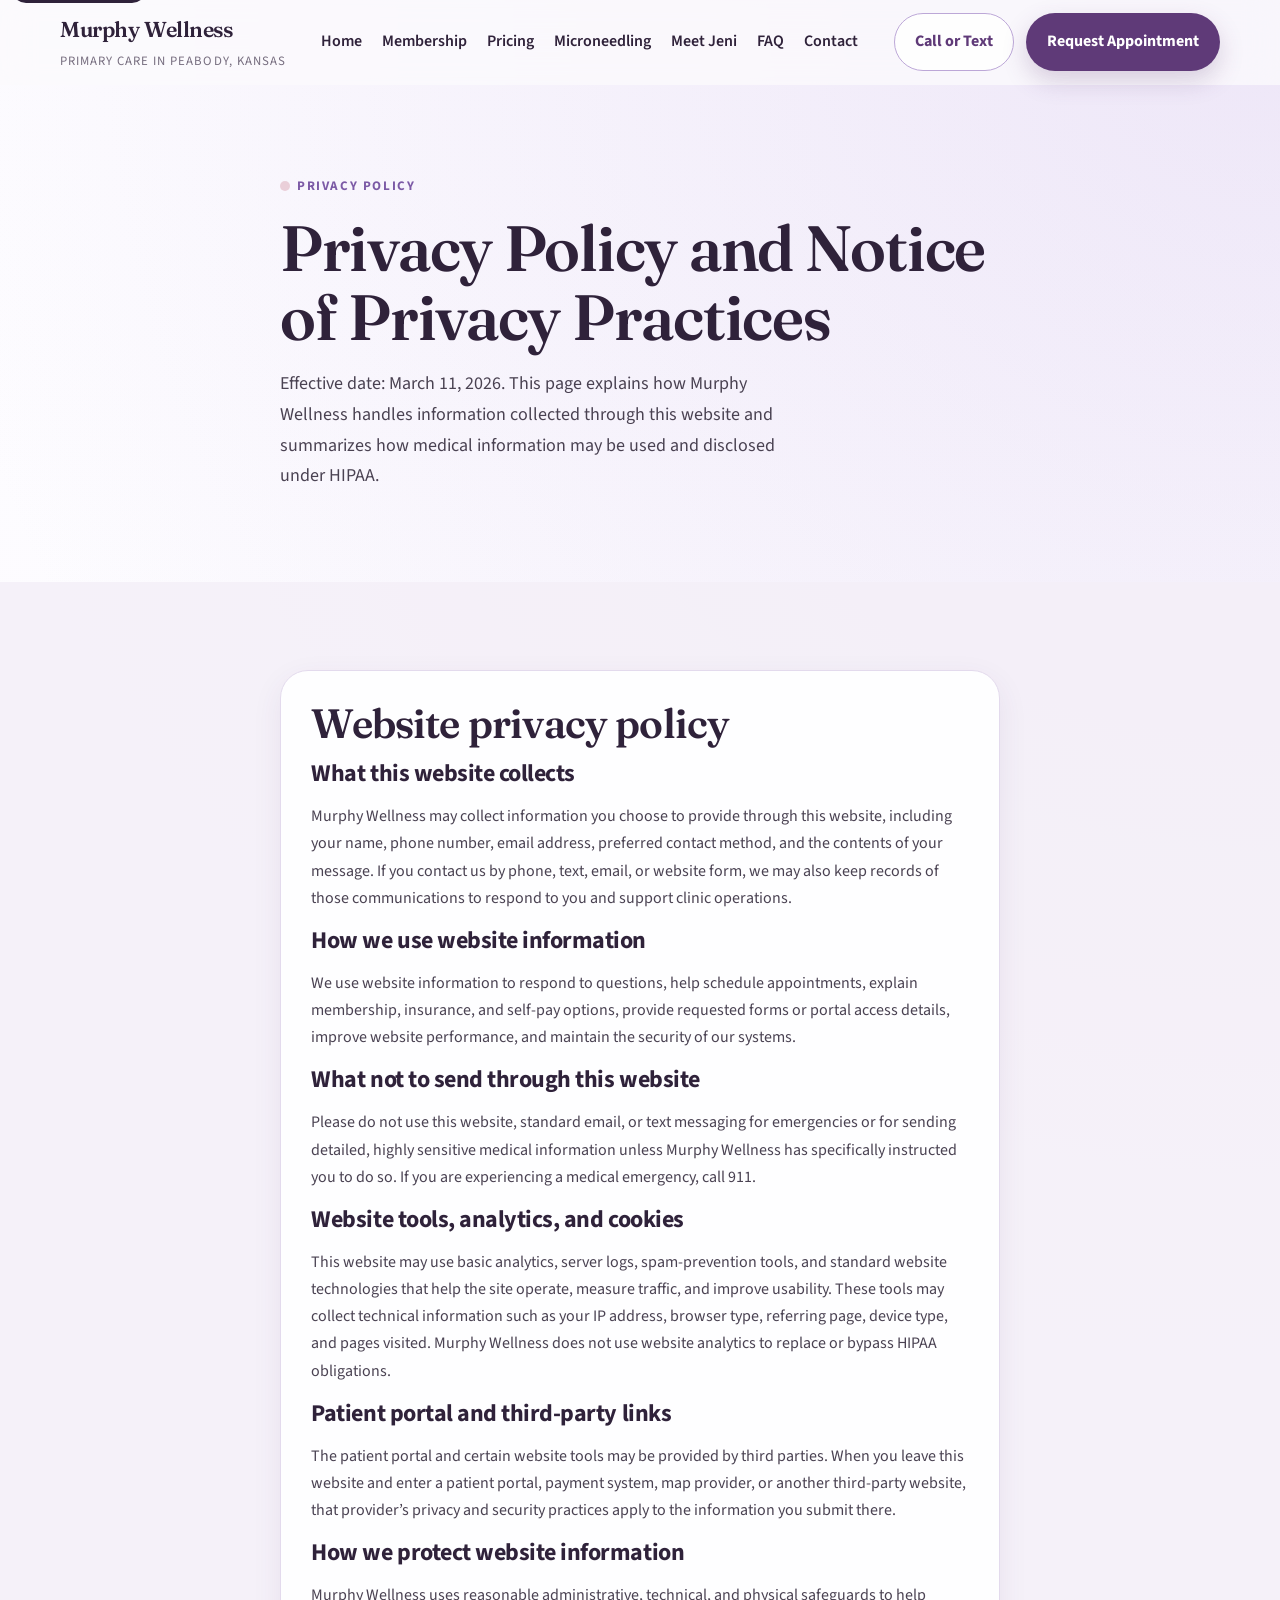
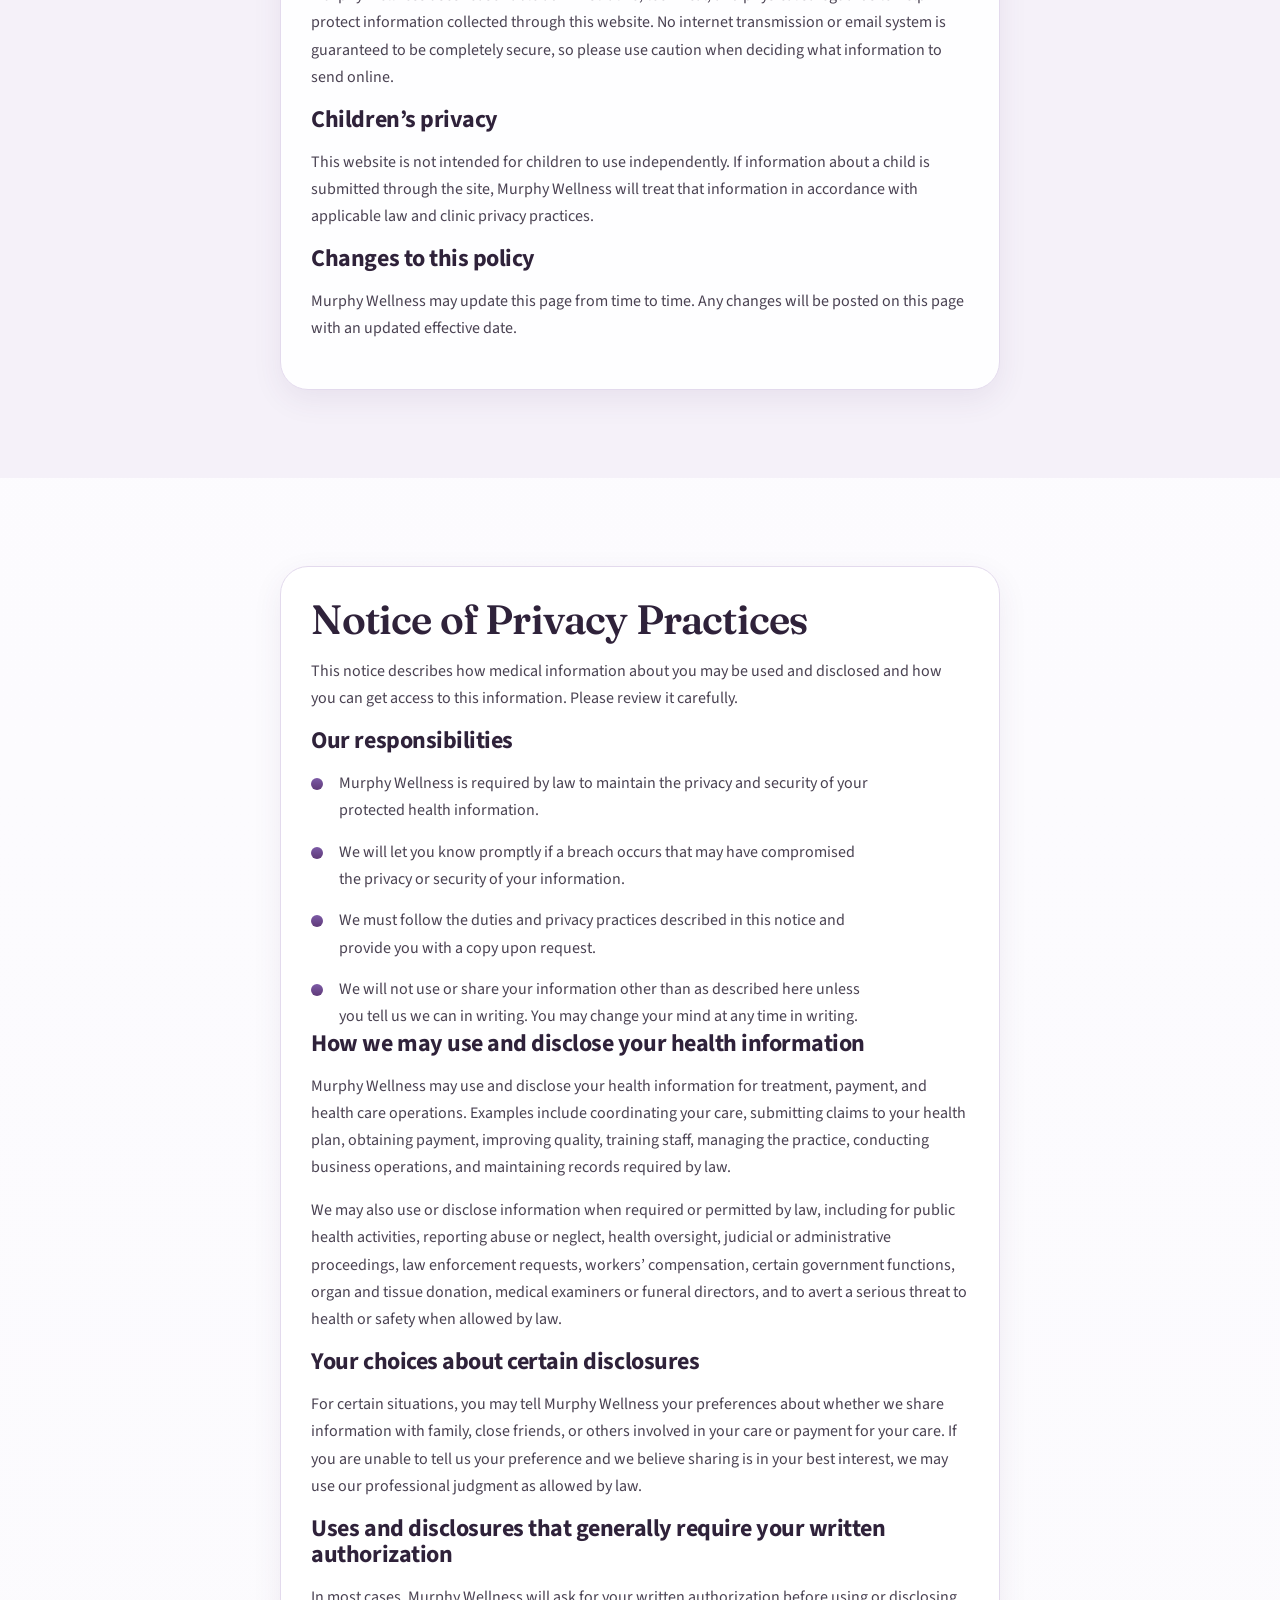
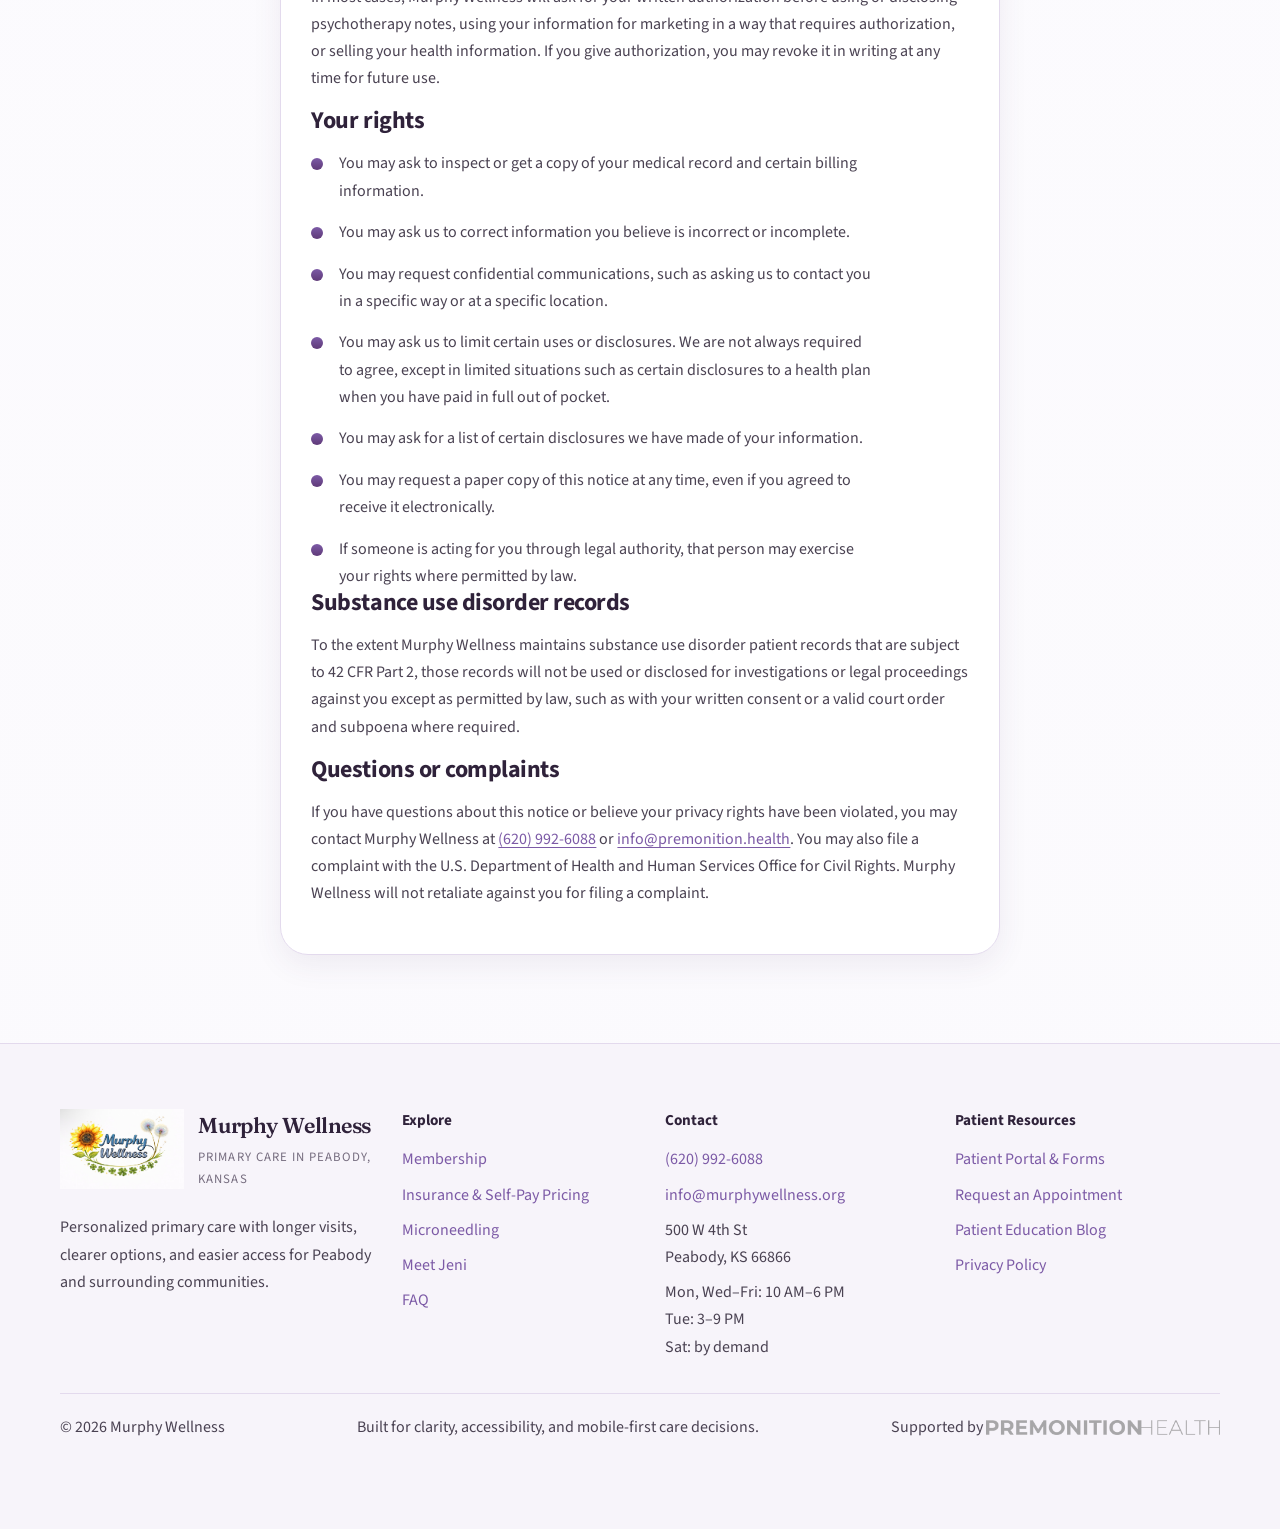
<file: privacy-policy.html>
<!DOCTYPE html>
<html lang="en">
<head>
  <!-- Google tag (gtag.js) -->
  <script async src="https://www.googletagmanager.com/gtag/js?id=G-WLHS6NM4GN"></script>
  <script>
    window.dataLayer = window.dataLayer || [];
    function gtag(){dataLayer.push(arguments);}
    gtag('js', new Date());
    gtag('config', 'G-WLHS6NM4GN');
  </script>
  <meta charset="utf-8">
  <meta name="viewport" content="width=device-width, initial-scale=1">
  <title>Privacy Policy | Murphy Wellness</title>
  <meta name="description" content="Read the Murphy Wellness privacy policy and learn how website information is handled.">
  <meta name="theme-color" content="#5f3a78">
  <link rel="icon" type="image/jpeg" href="assets/img/murphy-wellness-logo.jpg">
  <link rel="apple-touch-icon" href="assets/img/murphy-wellness-logo.jpg">
  <link rel="manifest" href="site.webmanifest">
  <link rel="preconnect" href="https://fonts.googleapis.com">
  <link rel="preconnect" href="https://fonts.gstatic.com" crossorigin>
  <link href="https://fonts.googleapis.com/css2?family=Fraunces:wght@600&family=Source+Sans+3:wght@400;600;700&display=swap" rel="stylesheet">
  <link rel="stylesheet" href="assets/css/styles.css">
  <link rel="canonical" href="https://murphywellness.org/privacy-policy.html">
  <meta name="referrer" content="strict-origin-when-cross-origin">
  <meta property="og:type" content="website">
  <meta property="og:url" content="https://murphywellness.org/privacy-policy.html">
  <meta property="og:title" content="Privacy Policy | Murphy Wellness – Peabody, KS">
  <meta property="og:description" content="Read the Murphy Wellness privacy policy and learn how website information is handled.">
  <meta property="og:image" content="https://murphywellness.org/assets/img/murphy-wellness-logo.jpg">
  <meta property="og:site_name" content="Murphy Wellness">
  <meta property="og:locale" content="en_US">
</head>
<body>
  <a class="skip-link" href="#main">Skip to content</a>
  <header class="site-header" data-header>
    <div class="container header-inner">
      <a class="brand" href="index.html">
        <img class="brand-logo" src="assets/img/murphy-wellness-logo.jpg" alt="Murphy Wellness logo">
        <span class="brand-text">
          <span class="brand-mark">Murphy Wellness</span>
          <span class="brand-sub">Primary Care in Peabody, Kansas</span>
        </span>
      </a>
      <nav class="desktop-nav" aria-label="Primary">
        <a href="index.html">Home</a>
        <a href="membership.html">Membership</a>
        <a href="pricing.html">Pricing</a>
        <a href="microneedling.html">Microneedling</a>
        <a href="meet-jeni.html">Meet Jeni</a>
        <a href="faq.html">FAQ</a>
        <a href="contact.html">Contact</a>
      </nav>
      <div class="header-actions">
        <a class="button button-secondary" href="tel:16209926088">Call or Text</a>
        <a class="button button-primary" href="contact.html">Request Appointment</a>
        <button class="nav-toggle" type="button" aria-expanded="false" aria-controls="mobile-drawer" data-menu-toggle>
          <span class="nav-toggle-line"></span>
          <span class="sr-only">Open menu</span>
        </button>
      </div>
    </div>
  </header>

  <div class="mobile-drawer" id="mobile-drawer" aria-hidden="true" data-mobile-drawer>
    <div class="mobile-drawer-backdrop" data-menu-backdrop></div>
    <div class="mobile-drawer-panel">
      <div class="mobile-drawer-top">
        <strong>Menu</strong>
        <button class="drawer-close" type="button" data-menu-close>Close</button>
      </div>
      <a class="button button-primary" href="contact.html">Request Appointment</a>
      <a class="button button-secondary" href="tel:16209926088">Call or Text</a>
      <nav class="mobile-nav" aria-label="Mobile">
        <a href="index.html">Home</a>
        <a href="membership.html">Membership</a>
        <a href="pricing.html">Pricing</a>
        <a href="microneedling.html">Microneedling</a>
        <a href="meet-jeni.html">Meet Jeni</a>
        <a href="faq.html">FAQ</a>
        <a href="contact.html">Contact</a>
        <a href="patient-portal.html">Patient Portal</a>
      </nav>
    </div>
  </div>

  <main id="main">
    <section class="page-hero">
      <div class="container narrow" data-reveal>
        <span class="eyebrow">Privacy policy</span>
        <h1>Privacy Policy and Notice of Privacy Practices</h1>
        <p class="lead">Effective date: March 11, 2026. This page explains how Murphy Wellness handles information collected through this website and summarizes how medical information may be used and disclosed under HIPAA.</p>
      </div>
    </section>

    <section class="section alt">
      <div class="container narrow">
        <article class="section-panel" data-reveal>
          <h2>Website privacy policy</h2>
          <h3>What this website collects</h3>
          <p>Murphy Wellness may collect information you choose to provide through this website, including your name, phone number, email address, preferred contact method, and the contents of your message. If you contact us by phone, text, email, or website form, we may also keep records of those communications to respond to you and support clinic operations.</p>
          <h3>How we use website information</h3>
          <p>We use website information to respond to questions, help schedule appointments, explain membership, insurance, and self-pay options, provide requested forms or portal access details, improve website performance, and maintain the security of our systems.</p>
          <h3>What not to send through this website</h3>
          <p>Please do not use this website, standard email, or text messaging for emergencies or for sending detailed, highly sensitive medical information unless Murphy Wellness has specifically instructed you to do so. If you are experiencing a medical emergency, call 911.</p>
          <h3>Website tools, analytics, and cookies</h3>
          <p>This website may use basic analytics, server logs, spam-prevention tools, and standard website technologies that help the site operate, measure traffic, and improve usability. These tools may collect technical information such as your IP address, browser type, referring page, device type, and pages visited. Murphy Wellness does not use website analytics to replace or bypass HIPAA obligations.</p>
          <h3>Patient portal and third-party links</h3>
          <p>The patient portal and certain website tools may be provided by third parties. When you leave this website and enter a patient portal, payment system, map provider, or another third-party website, that provider’s privacy and security practices apply to the information you submit there.</p>
          <h3>How we protect website information</h3>
          <p>Murphy Wellness uses reasonable administrative, technical, and physical safeguards to help protect information collected through this website. No internet transmission or email system is guaranteed to be completely secure, so please use caution when deciding what information to send online.</p>
          <h3>Children’s privacy</h3>
          <p>This website is not intended for children to use independently. If information about a child is submitted through the site, Murphy Wellness will treat that information in accordance with applicable law and clinic privacy practices.</p>
          <h3>Changes to this policy</h3>
          <p>Murphy Wellness may update this page from time to time. Any changes will be posted on this page with an updated effective date.</p>
        </article>
      </div>
    </section>

    <section class="section">
      <div class="container narrow">
        <article class="section-panel" data-reveal>
          <h2>Notice of Privacy Practices</h2>
          <p>This notice describes how medical information about you may be used and disclosed and how you can get access to this information. Please review it carefully.</p>
          <h3>Our responsibilities</h3>
          <ul class="check-list">
            <li>Murphy Wellness is required by law to maintain the privacy and security of your protected health information.</li>
            <li>We will let you know promptly if a breach occurs that may have compromised the privacy or security of your information.</li>
            <li>We must follow the duties and privacy practices described in this notice and provide you with a copy upon request.</li>
            <li>We will not use or share your information other than as described here unless you tell us we can in writing. You may change your mind at any time in writing.</li>
          </ul>

          <h3>How we may use and disclose your health information</h3>
          <p>Murphy Wellness may use and disclose your health information for treatment, payment, and health care operations. Examples include coordinating your care, submitting claims to your health plan, obtaining payment, improving quality, training staff, managing the practice, conducting business operations, and maintaining records required by law.</p>
          <p>We may also use or disclose information when required or permitted by law, including for public health activities, reporting abuse or neglect, health oversight, judicial or administrative proceedings, law enforcement requests, workers’ compensation, certain government functions, organ and tissue donation, medical examiners or funeral directors, and to avert a serious threat to health or safety when allowed by law.</p>

          <h3>Your choices about certain disclosures</h3>
          <p>For certain situations, you may tell Murphy Wellness your preferences about whether we share information with family, close friends, or others involved in your care or payment for your care. If you are unable to tell us your preference and we believe sharing is in your best interest, we may use our professional judgment as allowed by law.</p>

          <h3>Uses and disclosures that generally require your written authorization</h3>
          <p>In most cases, Murphy Wellness will ask for your written authorization before using or disclosing psychotherapy notes, using your information for marketing in a way that requires authorization, or selling your health information. If you give authorization, you may revoke it in writing at any time for future use.</p>

          <h3>Your rights</h3>
          <ul class="check-list">
            <li>You may ask to inspect or get a copy of your medical record and certain billing information.</li>
            <li>You may ask us to correct information you believe is incorrect or incomplete.</li>
            <li>You may request confidential communications, such as asking us to contact you in a specific way or at a specific location.</li>
            <li>You may ask us to limit certain uses or disclosures. We are not always required to agree, except in limited situations such as certain disclosures to a health plan when you have paid in full out of pocket.</li>
            <li>You may ask for a list of certain disclosures we have made of your information.</li>
            <li>You may request a paper copy of this notice at any time, even if you agreed to receive it electronically.</li>
            <li>If someone is acting for you through legal authority, that person may exercise your rights where permitted by law.</li>
          </ul>

          <h3>Substance use disorder records</h3>
          <p>To the extent Murphy Wellness maintains substance use disorder patient records that are subject to 42 CFR Part 2, those records will not be used or disclosed for investigations or legal proceedings against you except as permitted by law, such as with your written consent or a valid court order and subpoena where required.</p>

          <h3>Questions or complaints</h3>
          <p>If you have questions about this notice or believe your privacy rights have been violated, you may contact Murphy Wellness at <a href="tel:16209926088">(620) 992-6088</a> or <a href="mailto:info@premonition.health">info@premonition.health</a>. You may also file a complaint with the U.S. Department of Health and Human Services Office for Civil Rights. Murphy Wellness will not retaliate against you for filing a complaint.</p>
        </article>
      </div>
    </section>
  </main>

  <footer class="site-footer">
    <div class="container">
      <div class="footer-grid">
        <div>
          <a class="brand" href="index.html">
            <img loading="lazy" class="brand-logo" src="assets/img/murphy-wellness-logo.jpg" alt="Murphy Wellness logo">
            <span class="brand-text">
              <span class="brand-mark">Murphy Wellness</span>
              <span class="brand-sub">Primary Care in Peabody, Kansas</span>
            </span>
          </a>
          <p>Personalized primary care with longer visits, clearer options, and easier access for Peabody and surrounding communities.</p>
        </div>
        <div>
          <div class="footer-title">Explore</div>
          <div class="footer-links">
            <a href="membership.html">Membership</a>
            <a href="pricing.html">Insurance &amp; Self-Pay Pricing</a>
            <a href="microneedling.html">Microneedling</a>
        <a href="meet-jeni.html">Meet Jeni</a>
            <a href="faq.html">FAQ</a>
          </div>
        </div>
        <div>
          <div class="footer-title">Contact</div>
          <div class="footer-links">
            <a href="tel:16209926088">(620) 992-6088</a>
            <a href="mailto:info@murphywellness.org">info@murphywellness.org</a>
            <span>500 W 4th St<br>Peabody, KS 66866</span>
            <span>Mon, Wed–Fri: 10 AM–6 PM<br>Tue: 3–9 PM<br>Sat: by demand</span>
          </div>
        </div>
        <div>
          <div class="footer-title">Patient Resources</div>
          <div class="footer-links">
            <a href="patient-portal.html">Patient Portal &amp; Forms</a>
            <a href="contact.html">Request an Appointment</a>
            <a href="https://premonition.health/blog/" target="_blank" rel="noopener noreferrer">Patient Education Blog</a>
            <a href="privacy-policy.html">Privacy Policy</a>
          </div>
        </div>
      </div>
      <div class="footer-bottom">
        <span>&copy; <span data-year></span> Murphy Wellness</span>
        <span>Built for clarity, accessibility, and mobile-first care decisions.</span>
        <span>Supported by&nbsp;<a href="https://premonition.health" target="_blank" rel="noopener noreferrer" style="display:inline-flex;align-items:center;opacity:0.65;vertical-align:middle;"><img loading="lazy" src="assets/img/premonition-health-logo.png" alt="Premonition Health" style="height:15px;width:auto;filter:grayscale(1);"></a></span>
      </div>
    </div>
  </footer>

  <script src="assets/js/site.js" defer></script>
</body>
</html>
</file>
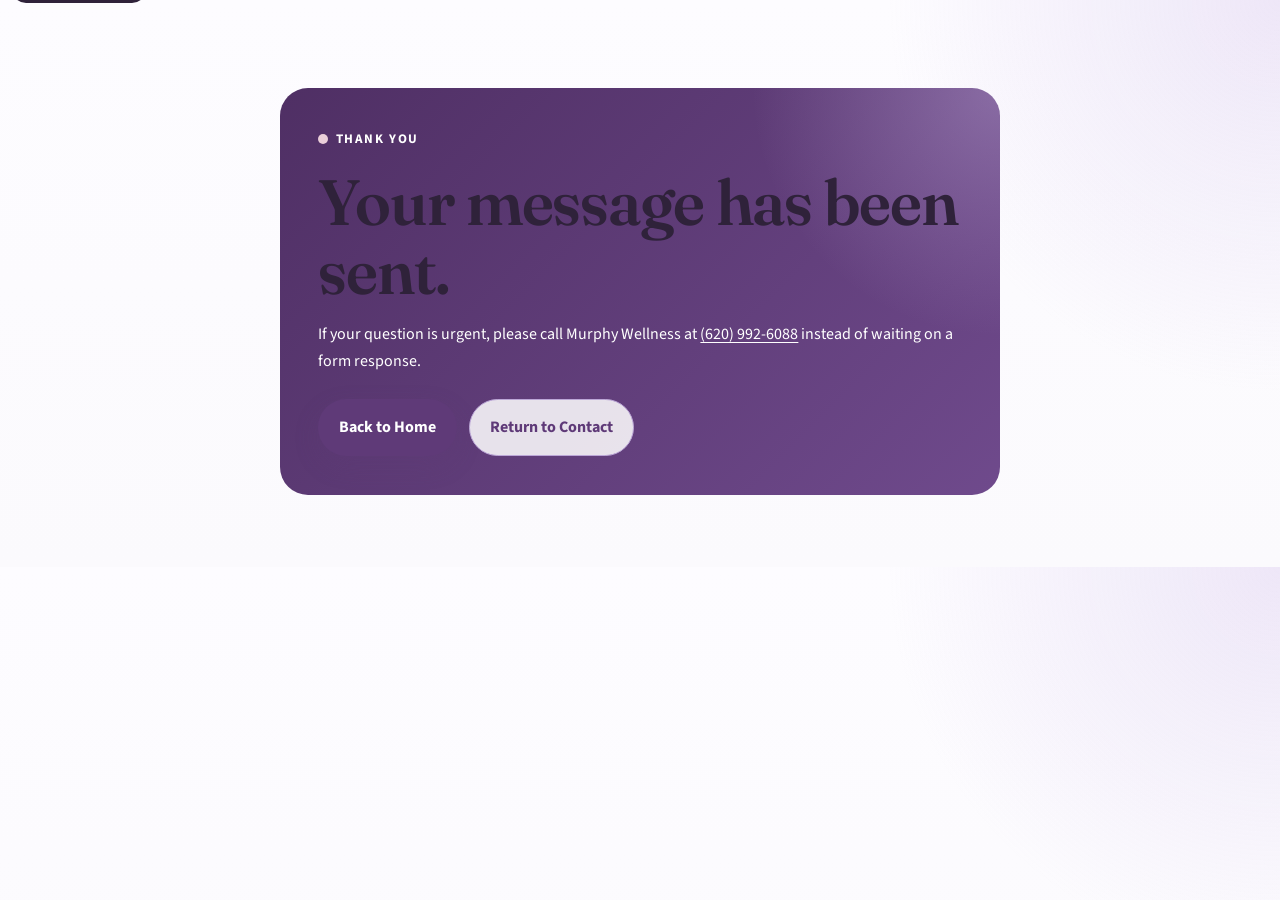
<file: thank-you.html>
<!DOCTYPE html>
<html lang="en">
<head>
  <!-- Google tag (gtag.js) -->
  <script async src="https://www.googletagmanager.com/gtag/js?id=G-WLHS6NM4GN"></script>
  <script>
    window.dataLayer = window.dataLayer || [];
    function gtag(){dataLayer.push(arguments);}
    gtag('js', new Date());
    gtag('config', 'G-WLHS6NM4GN');
  </script>
  <meta charset="utf-8">
  <meta name="viewport" content="width=device-width, initial-scale=1">
  <title>Thank You | Murphy Wellness</title>
  <meta name="description" content="Thank you for contacting Murphy Wellness.">
  <meta name="theme-color" content="#5f3a78">
  <link rel="icon" type="image/jpeg" href="assets/img/murphy-wellness-logo.jpg">
  <link rel="apple-touch-icon" href="assets/img/murphy-wellness-logo.jpg">
  <link rel="manifest" href="site.webmanifest">
  <link rel="preconnect" href="https://fonts.googleapis.com">
  <link rel="preconnect" href="https://fonts.gstatic.com" crossorigin>
  <link href="https://fonts.googleapis.com/css2?family=Fraunces:wght@600&family=Source+Sans+3:wght@400;600;700&display=swap" rel="stylesheet">
  <link rel="stylesheet" href="assets/css/styles.css">
  <link rel="canonical" href="https://murphywellness.org/thank-you.html">
  <meta name="referrer" content="strict-origin-when-cross-origin">
  <meta property="og:type" content="website">
  <meta property="og:url" content="https://murphywellness.org/thank-you.html">
  <meta property="og:title" content="Thank You | Murphy Wellness">
  <meta property="og:description" content="Thank you for contacting Murphy Wellness.">
  <meta property="og:image" content="https://murphywellness.org/assets/img/murphy-wellness-logo.jpg">
  <meta property="og:site_name" content="Murphy Wellness">
  <meta property="og:locale" content="en_US">
</head>
<body>
  <a class="skip-link" href="#main">Skip to content</a>
  <main id="main">
    <section class="page-hero">
      <div class="container narrow">
        <div class="cta-band" data-reveal>
          <span class="eyebrow" style="color:#fff;">Thank you</span>
          <h1>Your message has been sent.</h1>
          <p>If your question is urgent, please call Murphy Wellness at <a href="tel:16209926088" style="color:#fff;">(620) 992-6088</a> instead of waiting on a form response.</p>
          <div class="section-actions">
            <a class="button button-primary" href="index.html">Back to Home</a>
            <a class="button button-secondary" href="contact.html">Return to Contact</a>
          </div>
        </div>
      </div>
    </section>
  </main>
  <script src="assets/js/site.js" defer></script>
</body>
</html>
</file>
<file: assets/css/styles.css>
:root {
  --color-primary: #5f3a78;
  --color-primary-dark: #4f2f64;
  --color-secondary: #7c5aa6;
  --color-lavender: #cdb9e8;
  --color-highlight: #f3ecfa;
  --color-page: #fbfafd;
  --color-surface: #ffffff;
  --color-surface-alt: #f4f0f8;
  --color-border: #e3daed;
  --color-heading: #2f223a;
  --color-text: #4a4252;
  --color-muted: #766d7f;
  --color-reassure: #dde9da;
  --color-blush: #eacfd9;
  --shadow-soft: 0 10px 30px rgba(73, 45, 96, 0.08);
  --shadow-card: 0 12px 32px rgba(61, 38, 80, 0.08);
  --radius-sm: 14px;
  --radius-md: 20px;
  --radius-lg: 28px;
  --radius-pill: 999px;
  --container: 1160px;
  --container-narrow: 720px;
  --space-1: 0.5rem;
  --space-2: 0.75rem;
  --space-3: 1rem;
  --space-4: 1.25rem;
  --space-5: 1.5rem;
  --space-6: 2rem;
  --space-7: 2.5rem;
  --space-8: 3rem;
  --space-9: 4rem;
  --space-10: 5.5rem;
  --font-heading: "Fraunces", Georgia, serif;
  --font-body: "Source Sans 3", "Segoe UI", Arial, sans-serif;
}

*,
*::before,
*::after {
  box-sizing: border-box;
}

html {
  scroll-behavior: smooth;
}

body {
  margin: 0;
  font-family: var(--font-body);
  color: var(--color-text);
  background:
    radial-gradient(circle at top right, rgba(205, 185, 232, 0.32), transparent 28%),
    linear-gradient(180deg, #fdfcff 0%, var(--color-page) 100%);
  line-height: 1.7;
}

.sr-only {
  position: absolute;
  width: 1px;
  height: 1px;
  padding: 0;
  margin: -1px;
  overflow: hidden;
  clip: rect(0, 0, 0, 0);
  white-space: nowrap;
  border: 0;
}

body.nav-open {
  overflow: hidden;
}

img {
  max-width: 100%;
  display: block;
}

a {
  color: var(--color-secondary);
  text-decoration-thickness: 1px;
  text-underline-offset: 0.16em;
}

a:hover {
  color: var(--color-primary-dark);
}

button,
input,
textarea,
select {
  font: inherit;
}

button {
  cursor: pointer;
}

.skip-link {
  position: absolute;
  left: 12px;
  top: -48px;
  background: var(--color-heading);
  color: #fff;
  padding: 0.75rem 1rem;
  border-radius: var(--radius-sm);
  z-index: 2000;
}

.skip-link:focus {
  top: 12px;
}

.site-header {
  position: sticky;
  top: 0;
  z-index: 1000;
  background: rgba(251, 250, 253, 0.78);
  backdrop-filter: blur(16px);
  border-bottom: 1px solid transparent;
  transition: background-color 200ms ease, box-shadow 200ms ease, border-color 200ms ease;
}

.site-header.is-scrolled {
  background: rgba(255, 255, 255, 0.96);
  border-bottom-color: var(--color-border);
  box-shadow: 0 8px 24px rgba(61, 38, 80, 0.08);
}

.container {
  width: min(calc(100% - 2rem), var(--container));
  margin: 0 auto;
}

.container.narrow {
  width: min(calc(100% - 2rem), var(--container-narrow));
}

.header-inner {
  display: flex;
  align-items: center;
  justify-content: space-between;
  gap: 1rem;
  min-height: 84px;
}

.site-header .brand {
  gap: 0.5rem;
}

.site-header .brand-logo {
  display: none;
}

.site-header .brand-text {
  display: inline-flex;
}

.brand {
  display: inline-flex;
  align-items: center;
  gap: 0.9rem;
  color: var(--color-heading);
  text-decoration: none;
}

.brand-logo {
  width: clamp(72px, 10vw, 124px);
  height: auto;
  object-fit: contain;
}

.brand-text {
  display: inline-flex;
  flex-direction: column;
  gap: 0.15rem;
}

.brand-mark {
  font-family: var(--font-heading);
  font-size: 1.35rem;
  font-weight: 600;
  letter-spacing: -0.02em;
}

.brand-sub {
  font-size: 0.8rem;
  color: var(--color-muted);
  letter-spacing: 0.08em;
  text-transform: uppercase;
}

.desktop-nav {
  display: flex;
  align-items: center;
  gap: 1.25rem;
}

.desktop-nav a {
  color: var(--color-heading);
  text-decoration: none;
  font-weight: 600;
}

.desktop-nav a[aria-current="page"] {
  color: var(--color-primary);
}

.header-actions {
  display: flex;
  align-items: center;
  gap: 0.75rem;
}

.button {
  display: inline-flex;
  align-items: center;
  justify-content: center;
  gap: 0.5rem;
  min-height: 52px;
  padding: 0.875rem 1.25rem;
  border: 1px solid transparent;
  border-radius: var(--radius-pill);
  font-weight: 700;
  text-decoration: none;
  transition: transform 180ms ease, box-shadow 180ms ease, background-color 180ms ease, color 180ms ease, border-color 180ms ease;
}

.button:hover {
  transform: translateY(-1px);
}

.button:focus-visible,
.nav-toggle:focus-visible,
.faq-trigger:focus-visible,
input:focus-visible,
textarea:focus-visible,
select:focus-visible {
  outline: 3px solid var(--color-lavender);
  outline-offset: 3px;
}

.button-primary {
  color: #fff;
  background: var(--color-primary);
  box-shadow: 0 10px 24px rgba(95, 58, 120, 0.22);
}

.button-primary:hover {
  color: #fff;
  background: var(--color-primary-dark);
  box-shadow: 0 14px 28px rgba(95, 58, 120, 0.28);
}

.button-secondary {
  color: var(--color-primary);
  border-color: #bca7d7;
  background: rgba(255, 255, 255, 0.85);
}

.button-secondary:hover {
  background: var(--color-highlight);
}

.button-ghost {
  color: var(--color-heading);
  background: transparent;
  border-color: var(--color-border);
}

.nav-toggle {
  display: none;
  align-items: center;
  justify-content: center;
  width: 48px;
  height: 48px;
  border-radius: 14px;
  border: 1px solid var(--color-border);
  background: #fff;
}

.nav-toggle-line,
.nav-toggle-line::before,
.nav-toggle-line::after {
  width: 18px;
  height: 2px;
  border-radius: 2px;
  background: var(--color-heading);
  display: block;
  content: "";
  transition: transform 180ms ease, opacity 180ms ease;
}

.nav-toggle-line::before {
  transform: translateY(-6px);
}

.nav-toggle-line::after {
  transform: translateY(4px);
}

.nav-open .nav-toggle-line {
  background: transparent;
}

.nav-open .nav-toggle-line::before {
  transform: rotate(45deg);
}

.nav-open .nav-toggle-line::after {
  transform: rotate(-45deg);
}

.mobile-drawer {
  position: fixed;
  inset: 0;
  z-index: 1100;
  display: none;
}

.mobile-drawer[aria-hidden="false"] {
  display: block;
}

.mobile-drawer-backdrop {
  position: absolute;
  inset: 0;
  background: rgba(34, 24, 43, 0.36);
}

.mobile-drawer-panel {
  position: absolute;
  top: 0;
  right: 0;
  width: min(90vw, 360px);
  height: 100%;
  padding: 1.25rem;
  background: #fff;
  box-shadow: -10px 0 30px rgba(34, 24, 43, 0.16);
  display: grid;
  align-content: start;
  gap: 1rem;
}

.mobile-drawer-top {
  display: flex;
  align-items: center;
  justify-content: space-between;
}

.drawer-close {
  border: 1px solid var(--color-border);
  background: #fff;
  border-radius: 12px;
  padding: 0.7rem 0.9rem;
}

.mobile-nav {
  display: grid;
  gap: 0.35rem;
}

.mobile-nav a {
  padding: 0.85rem 0.25rem;
  color: var(--color-heading);
  text-decoration: none;
  font-size: 1.05rem;
  font-weight: 700;
}

.page-hero,
.home-hero {
  padding: 5.5rem 0 4.5rem;
}

.hero-shell {
  display: grid;
  grid-template-columns: 1.1fr 0.9fr;
  gap: 2rem;
  align-items: center;
}

.eyebrow {
  display: inline-flex;
  align-items: center;
  gap: 0.45rem;
  margin-bottom: 1rem;
  font-size: 0.82rem;
  font-weight: 700;
  letter-spacing: 0.12em;
  text-transform: uppercase;
  color: var(--color-secondary);
}

.eyebrow::before {
  content: "";
  width: 10px;
  height: 10px;
  border-radius: 50%;
  background: var(--color-blush);
}

h1,
h2,
h3,
h4 {
  margin: 0 0 1rem;
  color: var(--color-heading);
  line-height: 1.08;
  letter-spacing: -0.02em;
}

h1 {
  font-family: var(--font-heading);
  font-size: clamp(2.7rem, 5vw, 4.65rem);
  font-weight: 600;
}

h2 {
  font-family: var(--font-heading);
  font-size: clamp(2rem, 3.2vw, 3rem);
  font-weight: 600;
}

h3 {
  font-size: 1.5rem;
  font-weight: 700;
}

h4 {
  font-size: 1.125rem;
  font-weight: 700;
}

.lead {
  font-size: 1.125rem;
  max-width: 58ch;
}

.hero-copy p,
.section-copy p,
.card p,
.faq-panel p,
li {
  max-width: 70ch;
}

.hero-actions,
.section-actions,
.option-actions {
  display: flex;
  flex-wrap: wrap;
  gap: 0.75rem;
  margin-top: 1.5rem;
}

.hero-note {
  display: flex;
  flex-wrap: wrap;
  gap: 0.75rem;
  margin-top: 1.25rem;
}

.hero-note span,
.pill {
  display: inline-flex;
  align-items: center;
  gap: 0.4rem;
  min-height: 38px;
  padding: 0.45rem 0.8rem;
  border-radius: var(--radius-pill);
  background: rgba(255, 255, 255, 0.82);
  border: 1px solid var(--color-border);
  color: var(--color-heading);
  font-weight: 600;
}

.hero-visual,
.section-panel,
.card,
.feature-card,
.faq-item,
.contact-card,
.metric-card,
.pricing-panel,
.story-panel,
.callout,
.comparison-card {
  background: rgba(255, 255, 255, 0.94);
  border: 1px solid var(--color-border);
  border-radius: var(--radius-lg);
  box-shadow: var(--shadow-soft);
  min-width: 0;
}

.hero-visual {
  padding: 1.6rem;
  background:
    radial-gradient(circle at top left, rgba(205, 185, 232, 0.55), transparent 34%),
    linear-gradient(180deg, rgba(255, 255, 255, 0.98), rgba(244, 240, 248, 0.98));
}

.visual-stack {
  display: grid;
  gap: 1rem;
}

.visual-card {
  padding: 1.4rem;
  border-radius: 22px;
  background: #fff;
  border: 1px solid var(--color-border);
}

.visual-card strong {
  display: block;
  color: var(--color-heading);
  margin-bottom: 0.4rem;
}

.visual-card.featured {
  background: linear-gradient(160deg, rgba(95, 58, 120, 0.1), rgba(205, 185, 232, 0.28));
}

.section {
  padding: var(--space-10) 0;
}

.section.alt {
  background: rgba(244, 240, 248, 0.82);
}

.section.tight {
  padding: 4rem 0;
}

.section-head {
  margin-bottom: 2rem;
}

.section-head p {
  margin: 0;
}

.grid-2,
.grid-3,
.grid-4 {
  display: grid;
  gap: 1.5rem;
}

.grid-2 {
  grid-template-columns: repeat(2, minmax(0, 1fr));
}

.grid-3 {
  grid-template-columns: repeat(3, minmax(0, 1fr));
}

.grid-4 {
  grid-template-columns: repeat(4, minmax(0, 1fr));
}

.card,
.feature-card,
.contact-card,
.metric-card,
.pricing-panel,
.story-panel,
.comparison-card {
  padding: 1.9rem;
}

.section-panel {
  padding: 1.9rem;
}

.card h3,
.feature-card h3,
.contact-card h3,
.pricing-panel h3 {
  margin-bottom: 0.7rem;
}

.featured-card {
  border-color: rgba(95, 58, 120, 0.35);
  background: linear-gradient(180deg, #faf6fe 0%, #fff 100%);
}

.mini-label {
  display: inline-flex;
  margin-bottom: 0.8rem;
  color: var(--color-secondary);
  font-size: 0.82rem;
  font-weight: 700;
  letter-spacing: 0.08em;
  text-transform: uppercase;
}

.check-list,
.icon-list,
.simple-list {
  margin: 0;
  padding: 0;
  list-style: none;
  display: grid;
  gap: 0.9rem;
}

.check-list li,
.icon-list li {
  position: relative;
  padding-left: 1.7rem;
}

.check-list li::before,
.icon-list li::before {
  content: "";
  position: absolute;
  left: 0;
  top: 0.5rem;
  width: 0.75rem;
  height: 0.75rem;
  border-radius: 50%;
  background: linear-gradient(180deg, var(--color-secondary), var(--color-primary));
}

.chip-wrap {
  display: flex;
  flex-wrap: wrap;
  gap: 0.65rem;
}

.chip {
  display: inline-flex;
  align-items: center;
  min-height: 38px;
  padding: 0.45rem 0.8rem;
  border-radius: var(--radius-pill);
  background: #f2ebf8;
  color: var(--color-primary);
  font-weight: 600;
}

.split-panel {
  display: grid;
  grid-template-columns: 0.95fr 1.05fr;
  gap: 1.5rem;
  align-items: stretch;
}

.photo-panel {
  min-height: 100%;
  border-radius: var(--radius-lg);
  background:
    linear-gradient(160deg, rgba(95, 58, 120, 0.12), rgba(205, 185, 232, 0.32)),
    radial-gradient(circle at 20% 20%, rgba(255, 255, 255, 0.8), transparent 30%);
  border: 1px solid var(--color-border);
  box-shadow: var(--shadow-soft);
  min-height: 340px;
  position: relative;
  overflow: hidden;
}

.photo-panel::after {
  content: attr(data-label);
  position: absolute;
  left: 1.5rem;
  bottom: 1.5rem;
  font-family: var(--font-heading);
  font-size: 1.5rem;
  color: var(--color-heading);
}

.photo-panel.has-image {
  min-height: 0;
  padding: 0;
  background: #fff;
}

.photo-panel.has-image::after {
  content: none;
}

.photo-panel img {
  width: 100%;
  height: 100%;
  min-height: 340px;
  object-fit: cover;
}

.comparison-table-wrap {
  overflow-x: auto;
}

.comparison-table {
  width: 100%;
  border-collapse: collapse;
  min-width: 720px;
}

.comparison-table th,
.comparison-table td {
  padding: 1rem;
  text-align: left;
  border: 1px solid var(--color-border);
  vertical-align: top;
}

.comparison-table th {
  background: #f3ecfa;
  color: var(--color-heading);
}

.comparison-table tr:nth-child(even) td {
  background: #fcfafe;
}

.comparison-cards {
  display: none;
}

.faq-group {
  display: grid;
  gap: 1rem;
}

.faq-item {
  overflow: clip;
}

.faq-trigger {
  width: 100%;
  display: flex;
  align-items: center;
  justify-content: space-between;
  gap: 1rem;
  padding: 1.15rem 1.25rem;
  border: 0;
  background: transparent;
  color: var(--color-heading);
  font-weight: 700;
  text-align: left;
  line-height: 1.45;
}

.faq-icon {
  flex: none;
  width: 2rem;
  height: 2rem;
  border-radius: 50%;
  border: 1px solid var(--color-border);
  display: inline-flex;
  align-items: center;
  justify-content: center;
  color: var(--color-primary);
}

.faq-panel {
  padding: 0 1.35rem 1.25rem;
}

.faq-panel[hidden] {
  display: none;
}

.hours-card {
  background: linear-gradient(180deg, rgba(221, 233, 218, 0.9), rgba(255, 255, 255, 0.95));
}

.notice {
  padding: 1rem 1.15rem;
  border-radius: var(--radius-md);
  background: rgba(243, 236, 250, 0.9);
  border: 1px solid var(--color-border);
}

.cta-band {
  padding: 2.4rem;
  border-radius: var(--radius-lg);
  background:
    radial-gradient(circle at top right, rgba(205, 185, 232, 0.36), transparent 30%),
    linear-gradient(135deg, #4f2f64 0%, #6f4a8c 100%);
  color: #fff;
}

.cta-band h2,
.cta-band h3,
.cta-band p {
  color: #fff;
}

.form-card form {
  display: grid;
  gap: 1rem;
}

.field-grid {
  display: grid;
  grid-template-columns: repeat(2, minmax(0, 1fr));
  gap: 1rem;
}

label {
  display: grid;
  gap: 0.4rem;
  font-weight: 600;
  color: var(--color-heading);
}

input,
textarea,
select {
  width: 100%;
  border: 1.5px solid #d8cde6;
  border-radius: 16px;
  background: #fff;
  padding: 0.9rem 1rem;
  color: var(--color-text);
}

p,
li,
h1,
h2,
h3,
h4 {
  overflow-wrap: break-word;
}

textarea {
  min-height: 150px;
  resize: vertical;
}

.form-note,
.microcopy,
.muted {
  color: var(--color-muted);
  font-size: 0.95rem;
}

.success-message {
  display: none;
  padding: 1rem 1.15rem;
  border-radius: 16px;
  background: rgba(221, 233, 218, 0.9);
  border: 1px solid rgba(123, 157, 112, 0.28);
  color: var(--color-heading);
}

.success-message.is-visible {
  display: block;
}

.site-footer {
  padding: 4rem 0 5.5rem;
  background: #f7f4fa;
  border-top: 1px solid var(--color-border);
}

.footer-grid {
  display: grid;
  grid-template-columns: 1.2fr 0.9fr 1fr 1fr;
  gap: 1.5rem;
}

.footer-title {
  margin-bottom: 0.8rem;
  font-size: 0.95rem;
  font-weight: 700;
  color: var(--color-heading);
}

.footer-links {
  display: grid;
  gap: 0.5rem;
}

.footer-links a {
  text-decoration: none;
}

.footer-bottom {
  margin-top: 2rem;
  padding-top: 1.25rem;
  border-top: 1px solid var(--color-border);
  display: flex;
  justify-content: space-between;
  gap: 1rem;
  flex-wrap: wrap;
}

.sticky-mobile-cta {
  position: fixed;
  left: 0;
  right: 0;
  bottom: 0;
  z-index: 900;
  display: none;
  gap: 0.75rem;
  padding: 0.75rem 1rem calc(0.75rem + env(safe-area-inset-bottom));
  background: rgba(255, 255, 255, 0.96);
  border-top: 1px solid var(--color-border);
  box-shadow: 0 -8px 24px rgba(61, 38, 80, 0.08);
}

.sticky-mobile-cta .button {
  flex: 1;
  min-width: 0;
  min-height: 48px;
  padding-inline: 0.9rem;
}

[data-reveal] {
  opacity: 0;
  transform: translateY(18px);
  transition: opacity 240ms ease, transform 240ms ease;
}

[data-reveal].is-visible {
  opacity: 1;
  transform: translateY(0);
}

@media (max-width: 959px) {
  .desktop-nav,
  .header-actions .button-secondary,
  .header-actions .button-primary {
    display: none;
  }

  .nav-toggle {
    display: inline-flex;
  }

  .hero-shell,
  .split-panel,
  .grid-4,
  .grid-3,
  .grid-2,
  .footer-grid,
  .field-grid {
    grid-template-columns: 1fr;
  }

  .comparison-table-wrap {
    display: none;
  }

  .comparison-cards {
    display: grid;
    gap: 1rem;
  }

  .page-hero,
  .home-hero,
  .section {
    padding: 4rem 0;
  }
}

@media (max-width: 639px) {
  html {
    font-size: 16px;
  }

  .container {
    width: min(calc(100% - 1.25rem), var(--container));
  }

  .brand {
    gap: 0.6rem;
  }

  .brand-logo {
    width: 64px;
  }

  .site-header .brand-logo {
    display: block;
    width: 56px;
  }

  .site-header .brand-text {
    display: none;
  }

  .header-inner {
    min-height: 76px;
  }

  h1 {
    font-size: 2.25rem;
  }

  h2 {
    font-size: 1.8rem;
  }

  .lead {
    font-size: 1.04rem;
  }

  .hero-actions,
  .section-actions {
    flex-direction: column;
  }

  .hero-actions .button,
  .section-actions .button {
    width: 100%;
  }

  .sticky-mobile-cta {
    display: flex;
  }

  .site-footer {
    padding-bottom: 7rem;
  }
}

@media (prefers-reduced-motion: reduce) {
  html {
    scroll-behavior: auto;
  }

  *,
  *::before,
  *::after {
    animation-duration: 0.01ms !important;
    animation-iteration-count: 1 !important;
    transition-duration: 0.01ms !important;
  }

  [data-reveal] {
    opacity: 1;
    transform: none;
  }
}
</file>
